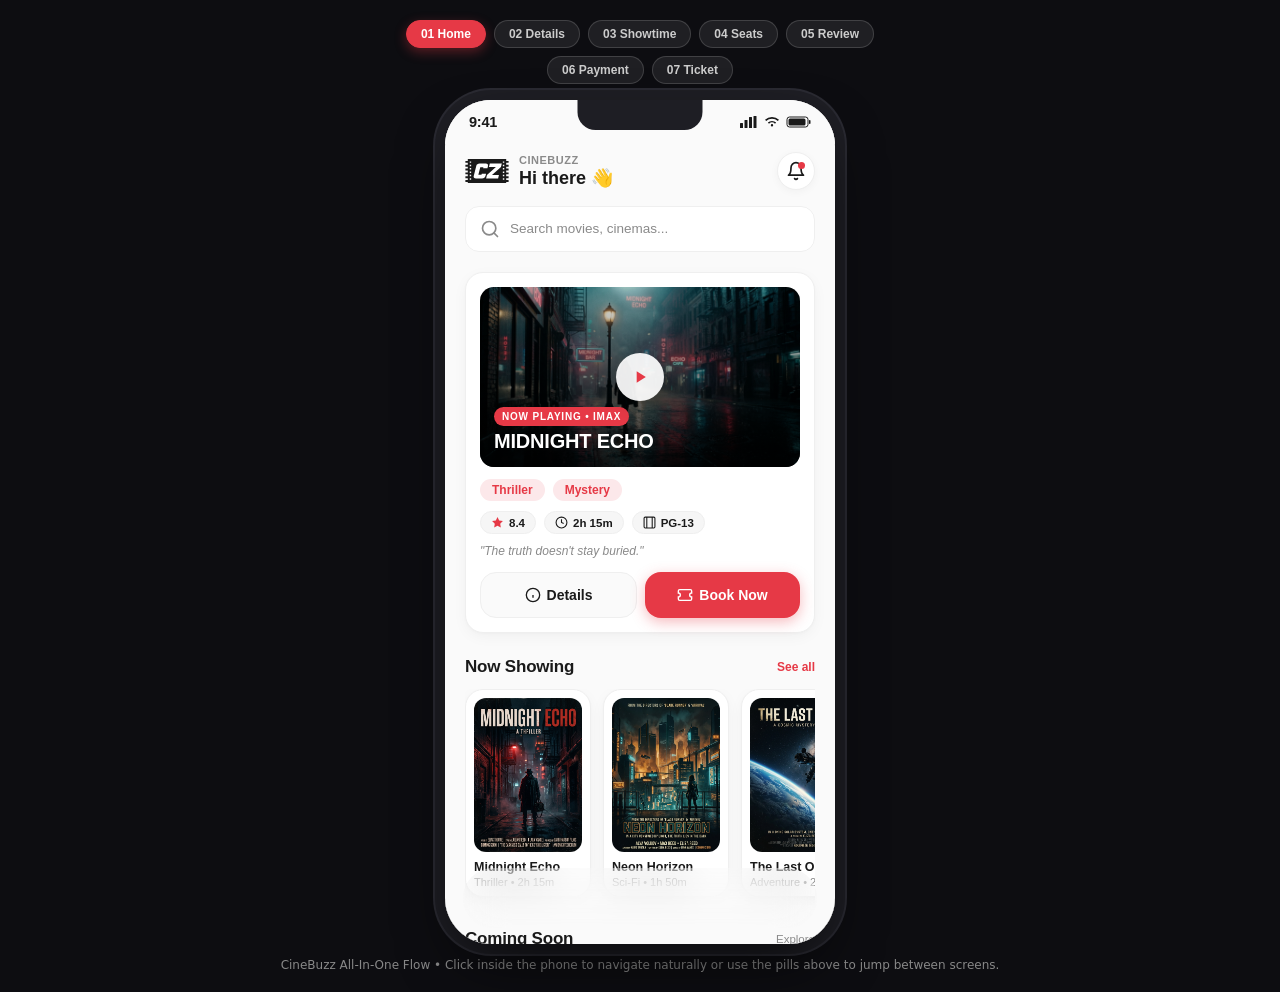
<file: Index.html>
<!DOCTYPE html>
<html lang="en">
<head>
  <meta charset="UTF-8">
  <meta name="viewport" content="width=device-width, initial-scale=1.0">
  <title>CineBuzz - Complete Connected App</title>
  <link rel="stylesheet" href="styles.css">
  <style>
    body {
      margin: 0;
      padding: 20px 0;
      background: #0D0D11;
      font-family: -apple-system, BlinkMacSystemFont, "SF Pro Text", "SF Pro Display", "Inter", system-ui, sans-serif;
      color: #fff;
      display: flex;
      flex-direction: column;
      align-items: center;
      min-height: 100vh;
      box-sizing: border-box;
    }
    .top-controls {
      display: flex;
      flex-wrap: wrap;
      align-items: center;
      justify-content: center;
      gap: 8px;
      margin-bottom: 16px;
      max-width: 600px;
      padding: 0 16px;
    }
    .screen-pill {
      background: rgba(255, 255, 255, 0.08);
      border: 1px solid rgba(255, 255, 255, 0.15);
      color: #ccc;
      padding: 6px 14px;
      border-radius: 999px;
      font-size: 12px;
      font-weight: 600;
      cursor: pointer;
      text-decoration: none;
      transition: all 0.2s ease;
    }
    .screen-pill:hover,
    .screen-pill.active {
      background: #E63946;
      border-color: #E63946;
      color: #fff;
      box-shadow: 0 4px 12px rgba(230, 57, 70, 0.35);
    }
    .phone-wrapper {
      position: relative;
      width: 390px;
      height: 844px;
      border-radius: 46px;
      box-shadow: 0 25px 60px -15px rgba(0, 0, 0, 0.8), 0 0 0 10px #1E1E24, 0 0 0 12px #2A2A32;
      overflow: hidden;
      background: #FAFAFA;
    }
    .phone-notch {
      position: absolute;
      top: 0;
      left: 50%;
      transform: translateX(-50%);
      width: 125px;
      height: 30px;
      background: #1E1E24;
      border-bottom-left-radius: 18px;
      border-bottom-right-radius: 18px;
      z-index: 100;
      pointer-events: none;
    }
    .phone-frame {
      width: 100%;
      height: 100%;
      border: none;
      display: block;
      background: #FAFAFA;
    }
    .hint-bar {
      margin-top: 14px;
      font-size: 12px;
      color: #888;
      text-align: center;
    }
  </style>

<script id="mcjs">!function(c,h,i,m,p){m=c.createElement(h),p=c.getElementsByTagName(h)[0],m.async=1,m.src=i,p.parentNode.insertBefore(m,p)}(document,"script","https://chimpstatic.com/mcjs-connected/js/users/6e0ed64d5edb5f28b33eabf6b/ee33773865287ac0dedd6a3c5.js");</script>

</head>
<body>

  <!-- Screen Jump Switcher -->
  <div class="top-controls">
    <button class="screen-pill active" onclick="loadScreen('01-home.html', this)">01 Home</button>
    <button class="screen-pill" onclick="loadScreen('02-movie-details.html', this)">02 Details</button>
    <button class="screen-pill" onclick="loadScreen('03-cinema-showtime.html', this)">03 Showtime</button>
    <button class="screen-pill" onclick="loadScreen('04-seats.html', this)">04 Seats</button>
    <button class="screen-pill" onclick="loadScreen('05-review.html', this)">05 Review</button>
    <button class="screen-pill" onclick="loadScreen('06-payment.html', this)">06 Payment</button>
    <button class="screen-pill" onclick="loadScreen('07-confirmation.html', this)">07 Ticket</button>
  </div>

  <!-- Mobile Viewport Container -->
  <div class="phone-wrapper">
    <div class="phone-notch"></div>
    <iframe id="app-frame" class="phone-frame" src="01-home.html" title="CineBuzz App"></iframe>
  </div>

  <div class="hint-bar">
    CineBuzz All-In-One Flow • Click inside the phone to navigate naturally or use the pills above to jump between screens.
  </div>

  <script>
    const frame = document.getElementById('app-frame');
    function loadScreen(src, btn) {
      frame.src = src;
      document.querySelectorAll('.screen-pill').forEach(p => p.classList.remove('active'));
      if (btn) btn.classList.add('active');
    }

    // Synchronize active pill when iframe navigates internally
    frame.addEventListener('load', () => {
      try {
        const path = frame.contentWindow.location.pathname.split('/').pop();
        document.querySelectorAll('.screen-pill').forEach(btn => {
          if (btn.getAttribute('onclick').includes(path)) {
            document.querySelectorAll('.screen-pill').forEach(p => p.classList.remove('active'));
            btn.classList.add('active');
          }
        });
      } catch (e) {
        // Cross-origin fallback
      }
    });
  </script>
</body>
</html>
</file>
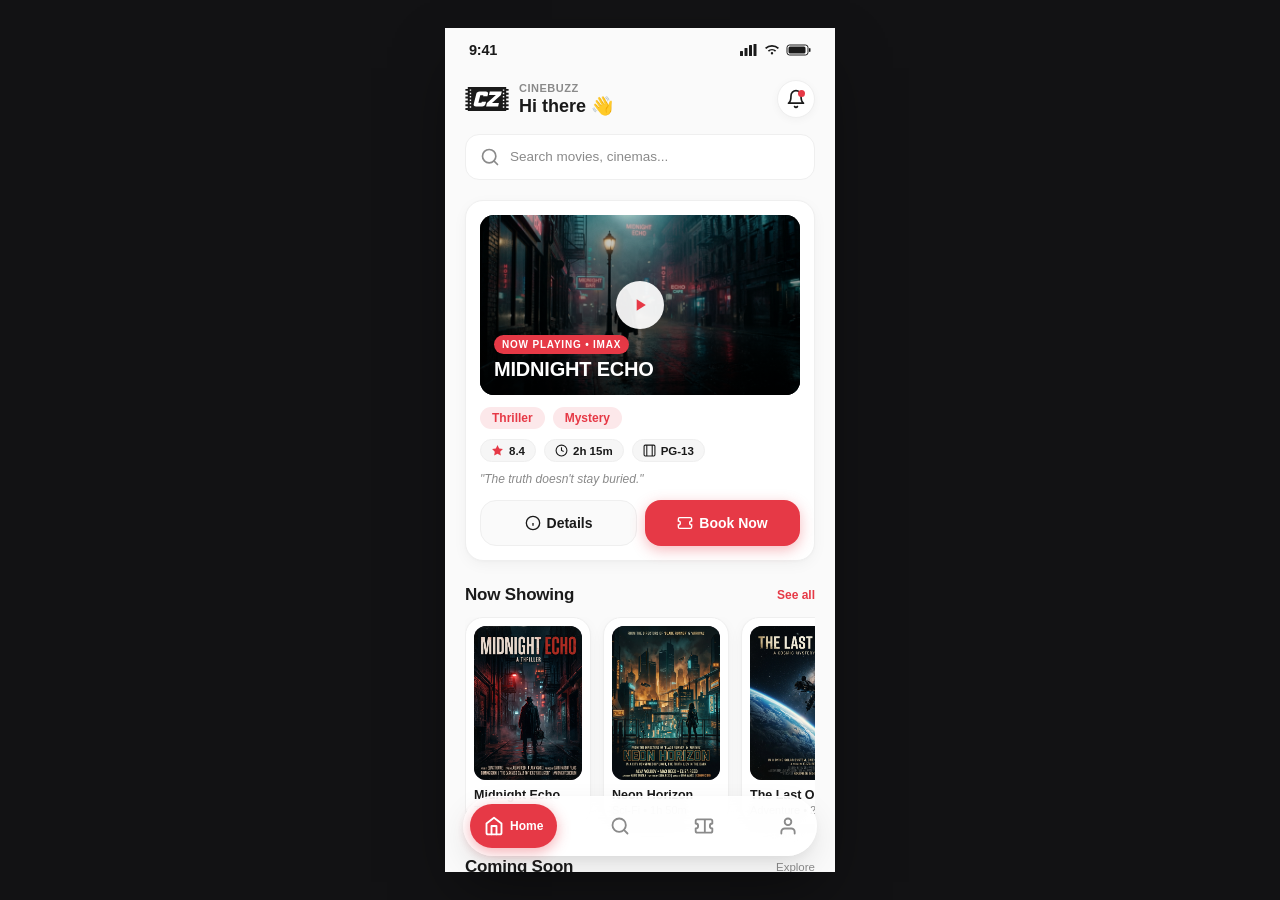
<file: 01-home.html>
<!DOCTYPE html>
<html lang="en">
<head>
  <meta charset="UTF-8">
  <meta name="viewport" content="width=390, height=844, initial-scale=1.0">
  <title>CineBuzz - 01 Home</title>
  <link rel="stylesheet" href="styles.css">
  <style>
    :root {
      --bg: #FAFAFA;
      --card-bg: #FFFFFF;
      --text-primary: #1A1A1A;
      --text-secondary: #8A8A8A;
      --accent: #E63946;
      --accent-light: #FCE8EA;
      --border: #EFEFEF;
      --radius-card: 18px;
      --radius-btn: 16px;
      --radius-pill: 999px;
      --radius-input: 14px;
      --radius-poster: 12px;
      --shadow-card: 0 4px 16px -2px rgba(0, 0, 0, 0.05), 0 1px 3px rgba(0, 0, 0, 0.02);
      --shadow-floating: 0 12px 32px -4px rgba(0, 0, 0, 0.12), 0 4px 12px rgba(0, 0, 0, 0.04);
      --shadow-cta: 0 8px 24px -4px rgba(230, 57, 70, 0.35);
    }
    *, *::before, *::after { box-sizing: border-box; margin: 0; padding: 0; }
    svg { flex-shrink: 0; }
    body {
      background: #121214;
      display: flex;
      justify-content: center;
      align-items: center;
      min-height: 100vh;
      font-family: -apple-system, BlinkMacSystemFont, "SF Pro Text", "SF Pro Display", Inter, sans-serif;
      color: var(--text-primary);
    }
    .screen {
      width: 390px;
      height: 844px;
      background: var(--bg);
      position: relative;
      display: flex;
      flex-direction: column;
      overflow: hidden;
      box-shadow: 0 25px 60px -15px rgba(0, 0, 0, 0.5);
    }
    .statusbar {
      height: 44px;
      flex: none;
      display: flex;
      align-items: center;
      justify-content: space-between;
      padding: 0 24px;
      font-size: 14.5px;
      font-weight: 600;
      color: var(--text-primary);
      background: var(--bg);
    }
    .statusbar-icons { display: flex; align-items: center; gap: 6px; }
    .scroll-content {
      flex: 1;
      overflow-y: auto;
      padding: 0 20px 96px;
      scrollbar-width: none;
    }
    .scroll-content::-webkit-scrollbar { display: none; }
    
    /* Header Row with Official CZ Logo */
    .header-row {
      display: flex;
      align-items: center;
      justify-content: space-between;
      margin: 8px 0 16px;
    }
    .brand-group {
      display: flex;
      align-items: center;
      gap: 10px;
    }
    .cz-logo-ticket {
      width: 44px;
      height: 24px;
      color: #1A1A1A;
      flex: none;
    }
    .user-greeting { font-size: 11px; color: var(--text-secondary); font-weight: 600; text-transform: uppercase; letter-spacing: 0.5px; }
    .user-name { font-size: 18px; font-weight: 800; color: var(--text-primary); margin-top: 1px; }
    .icon-btn {
      width: 38px;
      height: 38px;
      border-radius: var(--radius-pill);
      background: var(--card-bg);
      border: 1px solid var(--border);
      box-shadow: 0 2px 8px rgba(0,0,0,0.04);
      display: flex;
      align-items: center;
      justify-content: center;
      color: var(--text-primary);
      position: relative;
    }
    .notif-badge {
      position: absolute;
      top: 9px;
      right: 9px;
      width: 7px;
      height: 7px;
      border-radius: 999px;
      background: var(--accent);
    }
    .search-bar {
      height: 46px;
      border-radius: var(--radius-input);
      background: var(--card-bg);
      border: 1px solid var(--border);
      display: flex;
      align-items: center;
      gap: 10px;
      padding: 0 14px;
      color: var(--text-secondary);
      font-size: 13.5px;
      margin-bottom: 20px;
    }
    .search-bar svg,
    .search-icon {
      width: 20px !important;
      height: 20px !important;
      min-width: 20px !important;
      min-height: 20px !important;
      max-width: 20px !important;
      max-height: 20px !important;
      flex: 0 0 20px !important;
      flex-shrink: 0 !important;
      color: var(--text-secondary);
      display: block;
    }
    .search-bar span {
      flex: 1;
      white-space: nowrap;
      overflow: hidden;
      text-overflow: ellipsis;
    }
    .hero-card {
      background: var(--card-bg);
      border-radius: var(--radius-card);
      padding: 14px;
      border: 1px solid var(--border);
      box-shadow: var(--shadow-card);
      margin-bottom: 24px;
    }
    .hero-banner-wrap {
      position: relative;
      height: 180px;
      border-radius: 14px;
      overflow: hidden;
      background: #1A1A1E;
      margin-bottom: 12px;
    }
    .hero-banner-img {
      width: 100%;
      height: 100%;
      object-fit: cover;
      display: block;
    }
    .hero-scrim {
      position: absolute;
      inset: 0;
      background: linear-gradient(180deg, rgba(0,0,0,0.1) 0%, rgba(0,0,0,0.85) 100%);
      display: flex;
      flex-direction: column;
      justify-content: flex-end;
      padding: 14px;
    }
    .hero-format-badge {
      background: var(--accent);
      color: #fff;
      font-size: 10px;
      font-weight: 700;
      letter-spacing: 0.8px;
      text-transform: uppercase;
      padding: 4px 8px;
      border-radius: var(--radius-pill);
      align-self: flex-start;
      margin-bottom: 4px;
    }
    .hero-title {
      font-size: 20px;
      font-weight: 800;
      color: #FFFFFF;
      letter-spacing: -0.2px;
    }
    .hero-play-btn {
      position: absolute;
      top: 50%;
      left: 50%;
      transform: translate(-50%, -50%);
      width: 48px;
      height: 48px;
      border-radius: var(--radius-pill);
      background: rgba(255, 255, 255, 0.92);
      color: var(--accent);
      display: flex;
      align-items: center;
      justify-content: center;
      box-shadow: 0 4px 16px rgba(0, 0, 0, 0.25);
    }
    .pill-group { display: flex; gap: 8px; margin-bottom: 10px; }
    .pill {
      display: inline-flex;
      align-items: center;
      border-radius: var(--radius-pill);
      padding: 5px 12px;
      font-size: 12px;
      font-weight: 600;
    }
    .pill-subtle { background: var(--accent-light); color: var(--accent); }
    .meta-chips { display: flex; align-items: center; gap: 8px; margin-bottom: 10px; }
    .chip {
      display: inline-flex;
      align-items: center;
      gap: 5px;
      background: #F6F6F6;
      border: 1px solid var(--border);
      border-radius: var(--radius-pill);
      padding: 4px 10px;
      font-size: 11.5px;
      font-weight: 600;
      color: var(--text-primary);
    }
    .hero-tagline {
      font-size: 12px;
      color: var(--text-secondary);
      font-style: italic;
      margin-bottom: 14px;
    }
    .btn-row { display: flex; gap: 8px; }
    .btn-half-secondary {
      flex: 1;
      height: 46px;
      border-radius: var(--radius-btn);
      background: #FAFAFA;
      color: var(--text-primary);
      border: 1.5px solid var(--border);
      font-size: 14px;
      font-weight: 600;
      display: flex;
      align-items: center;
      justify-content: center;
      gap: 6px;
      text-decoration: none;
    }
    .btn-half-primary {
      flex: 1;
      height: 46px;
      border-radius: var(--radius-btn);
      background: var(--accent);
      color: #FFFFFF;
      border: none;
      font-size: 14px;
      font-weight: 600;
      display: flex;
      align-items: center;
      justify-content: center;
      gap: 6px;
      box-shadow: 0 4px 14px rgba(230, 57, 70, 0.35);
      text-decoration: none;
    }
    .section-head {
      display: flex;
      align-items: center;
      justify-content: space-between;
      margin-bottom: 12px;
    }
    .section-title { font-size: 17px; font-weight: 700; color: var(--text-primary); }
    .section-link { font-size: 12px; font-weight: 600; color: var(--accent); text-decoration: none; }
    .horizontal-strip {
      display: flex;
      gap: 12px;
      overflow-x: auto;
      scrollbar-width: none;
      padding-bottom: 8px;
    }
    .horizontal-strip::-webkit-scrollbar { display: none; }
    .poster-card {
      flex: none;
      width: 126px;
      background: var(--card-bg);
      border-radius: var(--radius-card);
      padding: 8px;
      border: 1px solid var(--border);
      box-shadow: var(--shadow-card);
      text-decoration: none;
    }
    .poster-img {
      width: 100%;
      height: 154px;
      border-radius: var(--radius-poster);
      object-fit: cover;
      display: block;
      background: #251B2E;
    }
    .poster-title {
      font-size: 12.5px;
      font-weight: 700;
      color: var(--text-primary);
      margin-top: 8px;
      white-space: nowrap;
      overflow: hidden;
      text-overflow: ellipsis;
    }
    .poster-sub { font-size: 11px; color: var(--text-secondary); margin-top: 2px; }
    .poster-img.placeholder {
      display: flex;
      align-items: center;
      justify-content: center;
      text-align: center;
      color: rgba(255,255,255,0.92);
      font-size: 11px;
      font-weight: 700;
      letter-spacing: 0.4px;
      padding: 10px;
      box-sizing: border-box;
    }
    .poster-img.placeholder .ph-icon { font-size: 22px; margin-bottom: 6px; display: block; }

    /* Modern Glassy Floating Bottom Navigation Bar (Present on every screen) */
    .floating-nav {
      position: absolute;
      bottom: 16px;
      left: 18px;
      right: 18px;
      height: 60px;
      background: rgba(255, 255, 255, 0.88);
      backdrop-filter: blur(20px);
      -webkit-backdrop-filter: blur(20px);
      border: 1px solid rgba(255, 255, 255, 0.95);
      border-radius: var(--radius-pill);
      box-shadow: var(--shadow-floating);
      display: flex;
      align-items: center;
      justify-content: space-between;
      padding: 0 6px;
      z-index: 50;
    }
    .nav-btn {
      height: 44px;
      border-radius: var(--radius-pill);
      display: flex;
      align-items: center;
      justify-content: center;
      gap: 6px;
      color: var(--text-secondary);
      background: transparent;
      border: none;
      text-decoration: none;
      padding: 0 14px;
      font-size: 12px;
      font-weight: 700;
    }
    .nav-btn.icon-only { width: 44px; padding: 0; }
    .nav-btn.active {
      background: var(--accent);
      color: #FFFFFF;
      box-shadow: 0 4px 14px rgba(230, 57, 70, 0.4);
    }
    .nav-btn svg { width: 20px; height: 20px; flex: none; }
  </style>
</head>
<body>

<div class="screen" id="screen-01">
  <!-- Native Status Bar -->
  <div class="statusbar">
    <span>9:41</span>
    <div class="statusbar-icons">
      <svg width="18" height="12" viewBox="0 0 18 12" fill="currentColor"><rect x="0" y="7" width="3" height="5" rx="0.5"/><rect x="4.5" y="4" width="3" height="8" rx="0.5"/><rect x="9" y="1" width="3" height="11" rx="0.5"/><rect x="13.5" y="0" width="3" height="12" rx="0.5"/></svg>
      <svg width="16" height="12" viewBox="0 0 16 12" fill="currentColor"><path d="M8 10.5a1.2 1.2 0 1 0 0-2.4 1.2 1.2 0 0 0 0 2.4zM3.8 6.6a6 6 0 0 1 8.4 0l-1.2 1.2a4.3 4.3 0 0 0-6 0zM1 3.8a10 10 0 0 1 14 0L13.8 5a8.3 8.3 0 0 0-11.6 0z"/></svg>
      <svg width="25" height="12" viewBox="0 0 25 12" fill="none"><rect x="1" y="1" width="21" height="10" rx="2.5" stroke="currentColor" stroke-width="1"/><rect x="2.5" y="2.5" width="17" height="7" rx="1.5" fill="currentColor"/><rect x="23" y="4" width="1.5" height="4" rx="0.7" fill="currentColor"/></svg>
    </div>
  </div>

  <div class="scroll-content">
    <!-- Header with Official CineBuzz "CZ" Logo -->
    <div class="header-row">
      <div class="brand-group">
        <!-- Static CZ Ticket Brandmark -->
        <svg class="cz-logo-ticket" viewBox="0 0 180 100" fill="currentColor">
          <path fill-rule="evenodd" clip-rule="evenodd" d="M10 0H170V8H180V16H170V24H180V32H170V40H180V48H170V56H180V64H170V72H180V80H170V88H180V96H170V100H10V96H0V88H10V80H0V72H10V64H0V56H10V48H0V40H10V32H0V24H10V16H0V8H10V0ZM18 10H24V16H18V10ZM18 24H24V30H18V24ZM18 38H24V44H18V38ZM18 52H24V58H18V52ZM18 66H24V72H18V66ZM18 80H24V86H18V80ZM156 10H162V16H156V10ZM156 24H162V30H156V24ZM156 38H162V44H156V38ZM156 52H162V58H156V52ZM156 66H162V72H156V66ZM156 80H162V86H156V80Z"/>
          <g transform="translate(90, 50) skewX(-14) translate(-90, -50)">
            <path fill="#FFFFFF" d="M40 28C40 23 44 19 52 19H77C85 19 89 23 89 31V39H71V34H58V66H71V61H89V69C89 77 85 81 77 81H52C44 81 40 77 40 72V28Z"/>
            <path fill="#FFFFFF" d="M94 19H144V33L115 67H144V81H94V67L123 33H94V19Z"/>
          </g>
        </svg>
        <div>
          <div class="user-greeting">CineBuzz</div>
          <div class="user-name">Hi there 👋</div>
        </div>
      </div>
      <div class="icon-btn" style="width:38px;height:38px;min-width:38px;min-height:38px;flex:0 0 38px;flex-shrink:0;">
        <span class="icon-wrap-18" style="width:18px;height:18px;min-width:18px;min-height:18px;flex:0 0 18px;flex-shrink:0;display:inline-flex;align-items:center;justify-content:center;">
          <svg width="18" height="18" viewBox="0 0 24 24" fill="none" stroke="currentColor" stroke-width="2" stroke-linecap="round" stroke-linejoin="round" style="width:18px;height:18px;min-width:18px;min-height:18px;flex-shrink:0;display:block;"><path d="M6 8a6 6 0 1 1 12 0c0 7 3 9 3 9H3s3-2 3-9"/><path d="M10.3 21a1.94 1.94 0 0 0 3.4 0"/></svg>
        </span>
        <span class="notif-badge"></span>
      </div>
    </div>

    <!-- Search Bar (Fixed 20x20px icon wrapper inline with placeholder text) -->
    <div class="search-bar">
      <div class="search-icon-wrap" style="width: 20px; height: 20px; min-width: 20px; min-height: 20px; max-width: 20px; max-height: 20px; flex: 0 0 20px; flex-shrink: 0; display: inline-flex; align-items: center; justify-content: center;">
        <svg class="search-icon" width="20" height="20" viewBox="0 0 24 24" fill="none" stroke="currentColor" stroke-width="2" stroke-linecap="round" stroke-linejoin="round" style="width: 20px; height: 20px; min-width: 20px; min-height: 20px; max-width: 20px; max-height: 20px; flex: 0 0 20px; flex-shrink: 0; display: block;"><circle cx="11" cy="11" r="8"/><path d="m21 21-4.3-4.3"/></svg>
      </div>
      <span>Search movies, cinemas...</span>
    </div>

    <!-- Hero Feature: MIDNIGHT ECHO -->
    <div class="hero-card">
      <div class="hero-banner-wrap">
        <img class="hero-banner-img" src="./assets/images/midnight_echo_hero_1790339263968.jpg" alt="Midnight Echo Banner" onerror="this.onerror=null; this.src='./src/assets/images/midnight_echo_hero_1790339263968.jpg';">
        <div class="hero-scrim">
          <div class="hero-format-badge">Now Playing • IMAX</div>
          <div class="hero-title">MIDNIGHT ECHO</div>
        </div>
        <a href="02-movie-details.html" class="hero-play-btn" title="Watch Trailer">
          <svg width="20" height="20" viewBox="0 0 24 24" fill="currentColor"><path d="M8 5v14l11-7z"/></svg>
        </a>
      </div>

      <div class="pill-group">
        <span class="pill pill-subtle">Thriller</span>
        <span class="pill pill-subtle">Mystery</span>
      </div>

      <div class="meta-chips">
        <span class="chip">
          <svg width="13" height="13" viewBox="0 0 24 24" fill="#E63946"><path d="M12 2l3.09 6.26L22 9.27l-5 4.87 1.18 6.88L12 17.77l-6.18 3.25L7 14.14 2 9.27l6.91-1.01z"/></svg>
          8.4
        </span>
        <span class="chip">
          <svg width="13" height="13" viewBox="0 0 24 24" fill="none" stroke="currentColor" stroke-width="2"><circle cx="12" cy="12" r="10"/><path d="M12 6v6l4 2"/></svg>
          2h 15m
        </span>
        <span class="chip">
          <svg width="13" height="13" viewBox="0 0 24 24" fill="none" stroke="currentColor" stroke-width="2"><rect x="2" y="2" width="20" height="20" rx="2.18"/><line x1="7" y1="2" x2="7" y2="22"/><line x1="17" y1="2" x2="17" y2="22"/></svg>
          PG-13
        </span>
      </div>

      <div class="hero-tagline">"The truth doesn't stay buried."</div>

      <div class="btn-row">
        <a href="02-movie-details.html" class="btn-half-secondary">
          <svg width="16" height="16" viewBox="0 0 24 24" fill="none" stroke="currentColor" stroke-width="2"><circle cx="12" cy="12" r="10"/><path d="M12 16v-4"/><path d="M12 8h.01"/></svg>
          Details
        </a>
        <a href="03-cinema-showtime.html" class="btn-half-primary">
          <svg width="16" height="16" viewBox="0 0 24 24" fill="none" stroke="currentColor" stroke-width="2"><path d="M2 9a3 3 0 0 1 0 6v3a2 2 0 0 0 2 2h16a2 2 0 0 0 2-2v-3a3 3 0 0 1 0-6V6a2 2 0 0 0-2-2H4a2 2 0 0 0-2 2z"/></svg>
          Book Now
        </a>
      </div>
    </div>

    <!-- Now Showing Horizontal Carousel -->
    <div style="margin-bottom: 24px;">
      <div class="section-head">
        <h2 class="section-title">Now Showing</h2>
        <a href="02-movie-details.html" class="section-link">See all</a>
      </div>
      <div class="horizontal-strip">
        <a href="02-movie-details.html" class="poster-card">
          <img class="poster-img" src="./assets/images/midnight_echo_poster_1790339278870.jpg" alt="Midnight Echo" onerror="this.onerror=null; this.src='./src/assets/images/midnight_echo_poster_1790339278870.jpg';">
          <div class="poster-title">Midnight Echo</div>
          <div class="poster-sub">Thriller • 2h 15m</div>
        </a>
        <a href="02-movie-details.html" class="poster-card">
          <img class="poster-img" src="./assets/images/poster_neon_horizon_1790339291148.jpg" alt="Neon Horizon" onerror="this.onerror=null; this.src='./src/assets/images/poster_neon_horizon_1790339291148.jpg';">
          <div class="poster-title">Neon Horizon</div>
          <div class="poster-sub">Sci-Fi • 1h 50m</div>
        </a>
        <a href="02-movie-details.html" class="poster-card">
          <img class="poster-img" src="./assets/images/poster_last_orbit_1790339303650.jpg" alt="The Last Orbit" onerror="this.onerror=null; this.src='./src/assets/images/poster_last_orbit_1790339303650.jpg';">
          <div class="poster-title">The Last Orbit</div>
          <div class="poster-sub">Adventure • 2h 05m</div>
        </a>
      </div>
    </div>

    <!-- Coming Soon Section -->
    <div style="margin-bottom: 16px;">
      <div class="section-head">
        <h2 class="section-title">Coming Soon</h2>
        <span class="caption">Explore</span>
      </div>
      <div class="horizontal-strip">
        <div class="poster-card">
          <div class="poster-img placeholder" style="background: linear-gradient(155deg, #1B2A4A 0%, #0D63F8 55%, #00D4FF 100%);" aria-label="Cyber Syndicate poster">
            <span class="ph-icon">🕶️</span>
            <span>CYBER<br>SYNDICATE</span>
          </div>
          <div class="poster-title">Cyber Syndicate</div>
          <div class="poster-sub">Release Nov 12</div>
        </div>
        <div class="poster-card">
          <div class="poster-img placeholder" style="background: linear-gradient(155deg, #2B0B3F 0%, #7A1FA2 55%, #E63946 100%);" aria-label="Shadow Realm poster">
            <span class="ph-icon">🌒</span>
            <span>SHADOW<br>REALM</span>
          </div>
          <div class="poster-title">Shadow Realm</div>
          <div class="poster-sub">Release Dec 04</div>
        </div>
      </div>
    </div>
  </div>

  <!-- Modern Floating Bottom Navigation Bar (Active: Home) -->
  <nav class="floating-nav" aria-label="Bottom Navigation">
    <a href="01-home.html" class="nav-btn active" title="Home" aria-current="page">
      <span class="nav-icon-wrap" style="width:20px;height:20px;min-width:20px;min-height:20px;flex:0 0 20px;flex-shrink:0;display:inline-flex;align-items:center;justify-content:center;">
        <svg width="20" height="20" viewBox="0 0 24 24" fill="none" stroke="currentColor" stroke-width="2.2" stroke-linecap="round" stroke-linejoin="round" style="width:20px;height:20px;min-width:20px;min-height:20px;flex-shrink:0;display:block;"><path d="m3 9 9-7 9 7v11a2 2 0 0 1-2 2H5a2 2 0 0 1-2-2z"/><polyline points="9 22 9 12 15 12 15 22"/></svg>
      </span>
      <span>Home</span>
    </a>
    <a href="02-movie-details.html" class="nav-btn icon-only" title="Explore Movies">
      <span class="nav-icon-wrap" style="width:20px;height:20px;min-width:20px;min-height:20px;flex:0 0 20px;flex-shrink:0;display:inline-flex;align-items:center;justify-content:center;">
        <svg width="20" height="20" viewBox="0 0 24 24" fill="none" stroke="currentColor" stroke-width="2.2" stroke-linecap="round" stroke-linejoin="round" style="width:20px;height:20px;min-width:20px;min-height:20px;flex-shrink:0;display:block;"><circle cx="11" cy="11" r="8"/><path d="m21 21-4.3-4.3"/></svg>
      </span>
    </a>
    <a href="07-confirmation.html" class="nav-btn icon-only" title="Tickets & Booking">
      <span class="nav-icon-wrap" style="width:20px;height:20px;min-width:20px;min-height:20px;flex:0 0 20px;flex-shrink:0;display:inline-flex;align-items:center;justify-content:center;">
        <svg width="20" height="20" viewBox="0 0 24 24" fill="none" stroke="currentColor" stroke-width="2.2" stroke-linecap="round" stroke-linejoin="round" style="width:20px;height:20px;min-width:20px;min-height:20px;flex-shrink:0;display:block;"><path d="M2 9a3 3 0 0 1 0 6v3a2 2 0 0 0 2 2h16a2 2 0 0 0 2-2v-3a3 3 0 0 1 0-6V6a2 2 0 0 0-2-2H4a2 2 0 0 0-2 2z"/><line x1="13" y1="5" x2="13" y2="19"/></svg>
      </span>
    </a>
    <a href="01-home.html" class="nav-btn icon-only" title="Profile">
      <span class="nav-icon-wrap" style="width:20px;height:20px;min-width:20px;min-height:20px;flex:0 0 20px;flex-shrink:0;display:inline-flex;align-items:center;justify-content:center;">
        <svg width="20" height="20" viewBox="0 0 24 24" fill="none" stroke="currentColor" stroke-width="2.2" stroke-linecap="round" stroke-linejoin="round" style="width:20px;height:20px;min-width:20px;min-height:20px;flex-shrink:0;display:block;"><path d="M20 21v-2a4 4 0 0 0-4-4H8a4 4 0 0 0-4 4v2"/><circle cx="12" cy="7" r="4"/></svg>
      </span>
    </a>
  </nav>
</div>

</body>
</html>
</file>
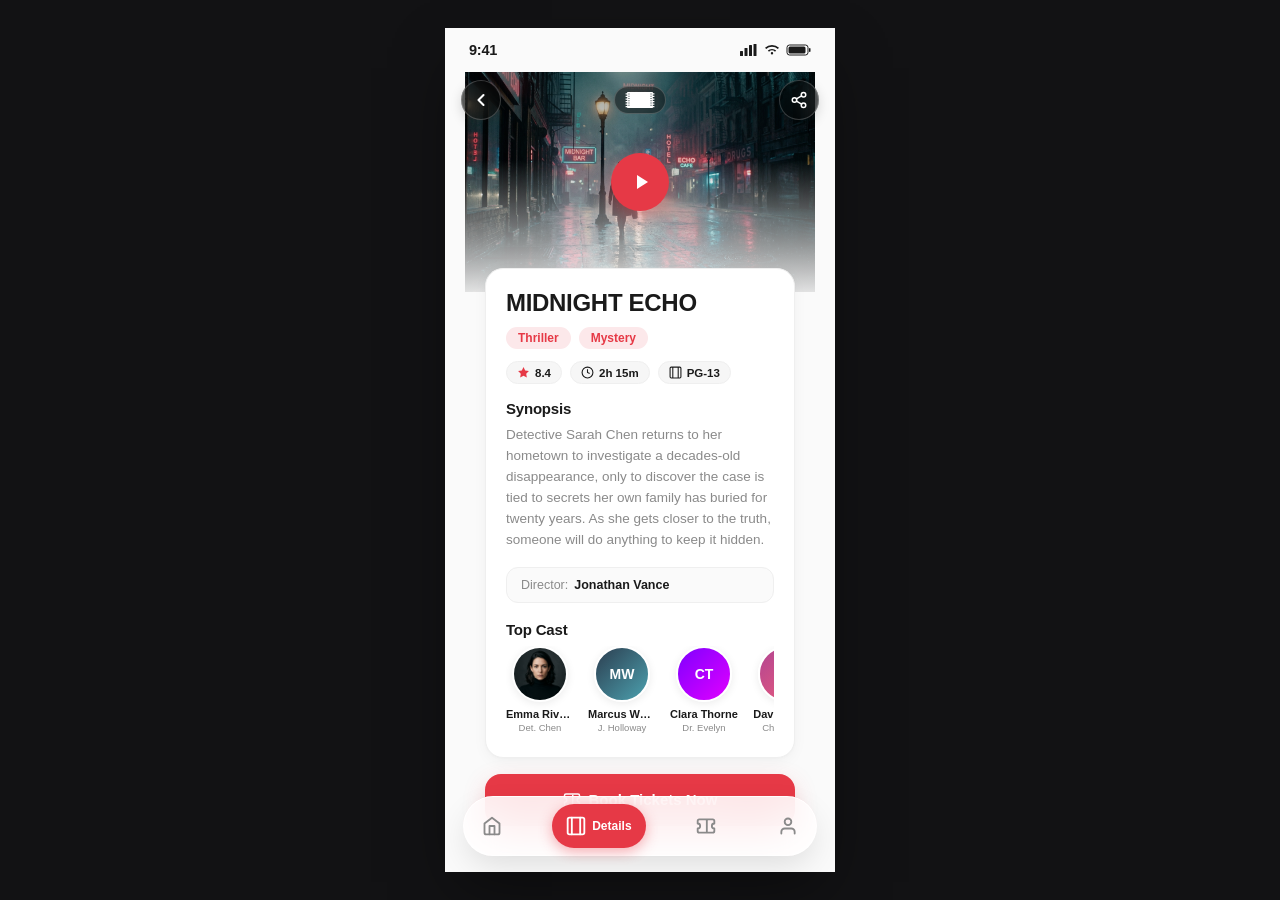
<file: 02-movie-details.html>
<!DOCTYPE html>
<html lang="en">
<head>
  <meta charset="UTF-8">
  <meta name="viewport" content="width=390, height=844, initial-scale=1.0">
  <title>CineBuzz - 02 Movie Details</title>
  <link rel="stylesheet" href="styles.css">
  <style>
    :root {
      --bg: #FAFAFA;
      --card-bg: #FFFFFF;
      --text-primary: #1A1A1A;
      --text-secondary: #8A8A8A;
      --accent: #E63946;
      --accent-light: #FCE8EA;
      --border: #EFEFEF;
      --radius-card: 18px;
      --radius-btn: 16px;
      --radius-pill: 999px;
      --shadow-card: 0 4px 16px -2px rgba(0, 0, 0, 0.05), 0 1px 3px rgba(0, 0, 0, 0.02);
      --shadow-floating: 0 12px 32px -4px rgba(0, 0, 0, 0.12);
      --shadow-cta: 0 8px 24px -4px rgba(230, 57, 70, 0.35);
    }
    *, *::before, *::after { box-sizing: border-box; margin: 0; padding: 0; }
    svg { flex-shrink: 0; }
    body {
      background: #121214;
      display: flex;
      justify-content: center;
      align-items: center;
      min-height: 100vh;
      font-family: -apple-system, BlinkMacSystemFont, "SF Pro Text", "SF Pro Display", Inter, sans-serif;
      color: var(--text-primary);
    }
    .screen {
      width: 390px;
      height: 844px;
      background: var(--bg);
      position: relative;
      display: flex;
      flex-direction: column;
      overflow: hidden;
      box-shadow: 0 25px 60px -15px rgba(0, 0, 0, 0.5);
    }
    .statusbar {
      height: 44px;
      flex: none;
      display: flex;
      align-items: center;
      justify-content: space-between;
      padding: 0 24px;
      font-size: 14.5px;
      font-weight: 600;
      color: var(--text-primary);
      background: var(--bg);
      z-index: 30;
    }
    .statusbar-icons { display: flex; align-items: center; gap: 6px; }
    .scroll-content {
      flex: 1;
      overflow-y: auto;
      padding-bottom: 96px;
      scrollbar-width: none;
    }
    .scroll-content::-webkit-scrollbar { display: none; }
    .nav-overlay-row {
      position: absolute;
      top: 52px;
      left: 16px;
      right: 16px;
      z-index: 25;
      display: flex;
      align-items: center;
      justify-content: space-between;
    }
    .nav-circle-btn {
      width: 40px;
      height: 40px;
      border-radius: var(--radius-pill);
      background: rgba(0, 0, 0, 0.45);
      backdrop-filter: blur(12px);
      -webkit-backdrop-filter: blur(12px);
      border: 1px solid rgba(255, 255, 255, 0.2);
      color: #FFFFFF;
      display: flex;
      align-items: center;
      justify-content: center;
      text-decoration: none;
      box-shadow: 0 4px 12px rgba(0,0,0,0.15);
    }
    .cz-logo-pill {
      height: 28px;
      border-radius: var(--radius-pill);
      background: rgba(0,0,0,0.45);
      backdrop-filter: blur(12px);
      border: 1px solid rgba(255,255,255,0.2);
      padding: 0 10px;
      display: flex;
      align-items: center;
      gap: 6px;
      color: #FFFFFF;
    }
    .cz-logo-pill svg { width: 30px; height: 16px; }
    .trailer-box {
      position: relative;
      width: 100%;
      height: 220px;
      background: #111;
      overflow: hidden;
    }
    .trailer-img {
      width: 100%;
      height: 100%;
      object-fit: cover;
      display: block;
      opacity: 0.88;
    }
    .trailer-scrim {
      position: absolute;
      inset: 0;
      background: linear-gradient(180deg, rgba(0,0,0,0.3) 0%, transparent 40%, rgba(250,250,250,0.9) 100%);
    }
    .play-circle {
      position: absolute;
      top: 50%;
      left: 50%;
      transform: translate(-50%, -50%);
      width: 58px;
      height: 58px;
      border-radius: var(--radius-pill);
      background: var(--accent);
      color: #FFFFFF;
      display: flex;
      align-items: center;
      justify-content: center;
      box-shadow: 0 8px 24px rgba(230, 57, 70, 0.5);
      cursor: pointer;
      border: none;
    }
    .play-circle:hover { transform: translate(-50%, -50%) scale(1.06); }

    /* Trailer Modal (mock player) */
    .trailer-modal-backdrop {
      position: fixed;
      inset: 0;
      background: rgba(0,0,0,0.92);
      display: none;
      align-items: center;
      justify-content: center;
      z-index: 999;
      padding: 24px 16px;
    }
    .trailer-modal-backdrop.open { display: flex; }
    .trailer-modal {
      width: 100%;
      max-width: 360px;
      background: #0D0D11;
      border-radius: 16px;
      overflow: hidden;
      box-shadow: 0 20px 60px rgba(0,0,0,0.6);
    }
    .trailer-modal-head {
      display: flex;
      align-items: center;
      justify-content: space-between;
      padding: 10px 14px;
    }
    .trailer-modal-head span { color: #fff; font-size: 12.5px; font-weight: 700; }
    .trailer-close-btn {
      width: 28px; height: 28px; border-radius: 50%;
      background: rgba(255,255,255,0.12); border: none; color: #fff;
      font-size: 16px; line-height: 1; cursor: pointer;
      display: flex; align-items: center; justify-content: center;
    }
    .trailer-frame {
      position: relative;
      width: 100%;
      aspect-ratio: 16 / 9;
      background: radial-gradient(circle at 50% 40%, #2a2a34, #0a0a0d 75%);
      overflow: hidden;
      display: flex;
      align-items: center;
      justify-content: center;
    }
    .trailer-frame img { position: absolute; inset: 0; width: 100%; height: 100%; object-fit: cover; opacity: 0.55; }
    .trailer-frame .scrim { position: absolute; inset: 0; background: rgba(0,0,0,0.35); }
    .trailer-missing-msg {
      position: relative; z-index: 2; color: rgba(255,255,255,0.75);
      font-size: 11.5px; text-align: center; padding: 0 20px; line-height: 1.6;
    }
    .trailer-missing-msg code {
      background: rgba(255,255,255,0.12); padding: 1px 5px; border-radius: 4px; font-size: 11px;
    }
    .trailer-center-btn {
      position: relative; z-index: 2;
      width: 54px; height: 54px; border-radius: 50%;
      background: rgba(255,255,255,0.15); backdrop-filter: blur(4px);
      border: 1.5px solid rgba(255,255,255,0.6);
      color: #fff; display: flex; align-items: center; justify-content: center;
      cursor: pointer;
    }
    .trailer-caption {
      position: absolute; bottom: 10px; left: 12px; z-index: 2;
      color: #fff; font-size: 11px; font-weight: 600; opacity: 0.85;
    }
    .trailer-controls {
      padding: 10px 14px 14px;
      display: flex; flex-direction: column; gap: 8px;
    }
    .trailer-progress-track {
      width: 100%; height: 4px; border-radius: 2px;
      background: rgba(255,255,255,0.15); overflow: hidden;
    }
    .trailer-progress-fill {
      height: 100%; width: 0%; background: var(--accent);
      transition: width 0.2s linear;
    }
    .trailer-time-row {
      display: flex; justify-content: space-between;
      font-size: 10.5px; color: rgba(255,255,255,0.6); font-variant-numeric: tabular-nums;
    }
    .content-body {
      padding: 0 20px;
      margin-top: -24px;
      position: relative;
      z-index: 10;
    }
    .detail-card {
      background: var(--card-bg);
      border-radius: var(--radius-card);
      padding: 20px;
      border: 1px solid var(--border);
      box-shadow: var(--shadow-card);
      margin-bottom: 16px;
    }
    .movie-headline {
      font-size: 24px;
      font-weight: 800;
      color: var(--text-primary);
      margin-bottom: 10px;
      letter-spacing: -0.3px;
    }
    .pill-group { display: flex; gap: 8px; margin-bottom: 12px; }
    .pill {
      display: inline-flex;
      align-items: center;
      border-radius: var(--radius-pill);
      padding: 5px 12px;
      font-size: 12px;
      font-weight: 600;
      background: var(--accent-light);
      color: var(--accent);
    }
    .meta-chips { display: flex; align-items: center; gap: 8px; margin-bottom: 16px; }
    .chip {
      display: inline-flex;
      align-items: center;
      gap: 5px;
      background: #F6F6F6;
      border: 1px solid var(--border);
      border-radius: var(--radius-pill);
      padding: 4px 10px;
      font-size: 11.5px;
      font-weight: 600;
      color: var(--text-primary);
    }
    .section-title {
      font-size: 15px;
      font-weight: 700;
      color: var(--text-primary);
      margin-bottom: 8px;
    }
    .synopsis-text {
      font-size: 13.5px;
      line-height: 1.55;
      color: var(--text-secondary);
      margin-bottom: 16px;
    }
    .director-badge {
      display: flex;
      align-items: center;
      gap: 6px;
      background: #FAFAFA;
      padding: 10px 14px;
      border-radius: 12px;
      border: 1px solid var(--border);
      font-size: 12.5px;
      color: var(--text-primary);
      margin-bottom: 18px;
    }
    .director-badge span { color: var(--text-secondary); font-weight: 500; }
    .director-badge b { font-weight: 700; }
    .cast-strip {
      display: flex;
      gap: 14px;
      overflow-x: auto;
      scrollbar-width: none;
      padding-bottom: 4px;
    }
    .cast-strip::-webkit-scrollbar { display: none; }
    .cast-item {
      flex: none;
      width: 68px;
      display: flex;
      flex-direction: column;
      align-items: center;
      text-align: center;
    }
    .cast-avatar {
      width: 56px;
      height: 56px;
      border-radius: var(--radius-pill);
      object-fit: cover;
      margin-bottom: 6px;
      border: 2px solid #FFFFFF;
      box-shadow: 0 2px 8px rgba(0, 0, 0, 0.08);
      background: #DDD;
    }
    .cast-name {
      font-size: 11px;
      font-weight: 700;
      color: var(--text-primary);
      line-height: 1.2;
      width: 100%;
      white-space: nowrap;
      overflow: hidden;
      text-overflow: ellipsis;
    }
    .cast-role {
      font-size: 9.5px;
      color: var(--text-secondary);
      margin-top: 1px;
      width: 100%;
      white-space: nowrap;
      overflow: hidden;
      text-overflow: ellipsis;
    }
    .btn-primary {
      height: 52px;
      border-radius: var(--radius-btn);
      background: var(--accent);
      color: #FFFFFF;
      border: none;
      font-size: 15px;
      font-weight: 600;
      width: 100%;
      display: flex;
      align-items: center;
      justify-content: center;
      gap: 8px;
      box-shadow: var(--shadow-cta);
      text-decoration: none;
    }

    /* Modern Glassy Floating Bottom Navigation Bar (Present on every screen) */
    .floating-nav {
      position: absolute;
      bottom: 16px;
      left: 18px;
      right: 18px;
      height: 60px;
      background: rgba(255, 255, 255, 0.88);
      backdrop-filter: blur(20px);
      -webkit-backdrop-filter: blur(20px);
      border: 1px solid rgba(255, 255, 255, 0.95);
      border-radius: var(--radius-pill);
      box-shadow: var(--shadow-floating);
      display: flex;
      align-items: center;
      justify-content: space-between;
      padding: 0 6px;
      z-index: 50;
    }
    .nav-btn {
      height: 44px;
      border-radius: var(--radius-pill);
      display: flex;
      align-items: center;
      justify-content: center;
      gap: 6px;
      color: var(--text-secondary);
      background: transparent;
      border: none;
      text-decoration: none;
      padding: 0 14px;
      font-size: 12px;
      font-weight: 700;
    }
    .nav-btn.icon-only { width: 44px; padding: 0; }
    .nav-btn.active {
      background: var(--accent);
      color: #FFFFFF;
      box-shadow: 0 4px 14px rgba(230, 57, 70, 0.4);
    }
    .nav-btn svg { width: 20px; height: 20px; flex: none; }
  </style>
</head>
<body>

<div class="screen" id="screen-02">
  <!-- Native Status Bar -->
  <div class="statusbar">
    <span>9:41</span>
    <div class="statusbar-icons">
      <svg width="18" height="12" viewBox="0 0 18 12" fill="currentColor"><rect x="0" y="7" width="3" height="5" rx="0.5"/><rect x="4.5" y="4" width="3" height="8" rx="0.5"/><rect x="9" y="1" width="3" height="11" rx="0.5"/><rect x="13.5" y="0" width="3" height="12" rx="0.5"/></svg>
      <svg width="16" height="12" viewBox="0 0 16 12" fill="currentColor"><path d="M8 10.5a1.2 1.2 0 1 0 0-2.4 1.2 1.2 0 0 0 0 2.4zM3.8 6.6a6 6 0 0 1 8.4 0l-1.2 1.2a4.3 4.3 0 0 0-6 0zM1 3.8a10 10 0 0 1 14 0L13.8 5a8.3 8.3 0 0 0-11.6 0z"/></svg>
      <svg width="25" height="12" viewBox="0 0 25 12" fill="none"><rect x="1" y="1" width="21" height="10" rx="2.5" stroke="currentColor" stroke-width="1"/><rect x="2.5" y="2.5" width="17" height="7" rx="1.5" fill="currentColor"/><rect x="23" y="4" width="1.5" height="4" rx="0.7" fill="currentColor"/></svg>
    </div>
  </div>

  <!-- Top Floating Controls with CZ Brand Badge -->
  <div class="nav-overlay-row">
    <a href="01-home.html" class="nav-circle-btn" title="Back to Home">
      <span class="icon-wrap-20" style="width:20px;height:20px;min-width:20px;min-height:20px;flex:0 0 20px;flex-shrink:0;display:inline-flex;align-items:center;justify-content:center;">
        <svg width="20" height="20" viewBox="0 0 24 24" fill="none" stroke="currentColor" stroke-width="2.5" stroke-linecap="round" stroke-linejoin="round" style="width:20px;height:20px;min-width:20px;min-height:20px;flex-shrink:0;display:block;"><path d="m15 18-6-6 6-6"/></svg>
      </span>
    </a>
    <div class="cz-logo-pill">
      <svg width="30" height="16" viewBox="0 0 180 100" fill="currentColor" style="width:30px;height:16px;min-width:30px;min-height:16px;flex:0 0 30px;flex-shrink:0;display:block;">
        <path fill-rule="evenodd" clip-rule="evenodd" d="M10 0H170V8H180V16H170V24H180V32H170V40H180V48H170V56H180V64H170V72H180V80H170V88H180V96H170V100H10V96H0V88H10V80H0V72H10V64H0V56H10V48H0V40H10V32H0V24H10V16H0V8H10V0ZM18 10H24V16H18V10ZM18 24H24V30H18V24ZM18 38H24V44H18V38ZM18 52H24V58H18V52ZM18 66H24V72H18V66ZM18 80H24V86H18V80ZM156 10H162V16H156V10ZM156 24H162V30H156V24ZM156 38H162V44H156V38ZM156 52H162V58H156V52ZM156 66H162V72H156V66ZM156 80H162V86H156V80Z"/>
        <g transform="translate(90, 50) skewX(-14) translate(-90, -50)">
          <path fill="#FFFFFF" d="M40 28C40 23 44 19 52 19H77C85 19 89 23 89 31V39H71V34H58V66H71V61H89V69C89 77 85 81 77 81H52C44 81 40 77 40 72V28Z"/>
          <path fill="#FFFFFF" d="M94 19H144V33L115 67H144V81H94V67L123 33H94V19Z"/>
        </g>
      </svg>
    </div>
    <div class="nav-circle-btn" title="Share Movie">
      <span class="icon-wrap-18" style="width:18px;height:18px;min-width:18px;min-height:18px;flex:0 0 18px;flex-shrink:0;display:inline-flex;align-items:center;justify-content:center;">
        <svg width="18" height="18" viewBox="0 0 24 24" fill="none" stroke="currentColor" stroke-width="2" stroke-linecap="round" stroke-linejoin="round" style="width:18px;height:18px;min-width:18px;min-height:18px;flex-shrink:0;display:block;"><circle cx="18" cy="5" r="3"/><circle cx="6" cy="12" r="3"/><circle cx="18" cy="19" r="3"/><line x1="8.59" y1="13.51" x2="15.42" y2="17.49"/><line x1="15.41" y1="6.51" x2="8.59" y2="10.49"/></svg>
      </span>
    </div>
  </div>

  <div class="scroll-content">
    <!-- Trailer Preview Header -->
    <div class="trailer-box">
      <img class="trailer-img" src="./assets/images/midnight_echo_hero_1790339263968.jpg" alt="Midnight Echo Trailer" onerror="this.onerror=null; this.src='./src/assets/images/midnight_echo_hero_1790339263968.jpg';">
      <div class="trailer-scrim"></div>
      <button type="button" class="play-circle" id="trailer-open-btn" aria-label="Play Trailer">
        <svg width="24" height="24" viewBox="0 0 24 24" fill="currentColor" style="margin-left: 2px;"><path d="M8 5v14l11-7z"/></svg>
      </button>
    </div>

    <!-- Trailer Modal (plays local video from assets/trailer/) -->
    <div class="trailer-modal-backdrop" id="trailer-modal">
      <div class="trailer-modal">
        <div class="trailer-modal-head">
          <span>MIDNIGHT ECHO — Official Trailer</span>
          <button type="button" class="trailer-close-btn" id="trailer-close-btn" aria-label="Close">&times;</button>
        </div>
        <div class="trailer-frame" id="trailer-frame">
          <video id="trailer-video" controls playsinline style="position:absolute;inset:0;width:100%;height:100%;background:#000;"></video>
          <div class="trailer-missing-msg" id="trailer-missing-msg" style="display:none;">
            No trailer video found in <code>assets/trailer/</code>.<br>Add a file named <code>trailer.mp4</code> (or .webm / .mov / .ogg) there.
          </div>
        </div>
      </div>
    </div>



    <!-- Details Card Container -->
    <div class="content-body">
      <div class="detail-card">
        <h1 class="movie-headline">MIDNIGHT ECHO</h1>

        <div class="pill-group">
          <span class="pill">Thriller</span>
          <span class="pill">Mystery</span>
        </div>

        <div class="meta-chips">
          <span class="chip">
            <svg width="13" height="13" viewBox="0 0 24 24" fill="#E63946"><path d="M12 2l3.09 6.26L22 9.27l-5 4.87 1.18 6.88L12 17.77l-6.18 3.25L7 14.14 2 9.27l6.91-1.01z"/></svg>
            8.4
          </span>
          <span class="chip">
            <svg width="13" height="13" viewBox="0 0 24 24" fill="none" stroke="currentColor" stroke-width="2"><circle cx="12" cy="12" r="10"/><path d="M12 6v6l4 2"/></svg>
            2h 15m
          </span>
          <span class="chip">
            <svg width="13" height="13" viewBox="0 0 24 24" fill="none" stroke="currentColor" stroke-width="2"><rect x="2" y="2" width="20" height="20" rx="2.18"/><line x1="7" y1="2" x2="7" y2="22"/><line x1="17" y1="2" x2="17" y2="22"/></svg>
            PG-13
          </span>
        </div>

        <h2 class="section-title">Synopsis</h2>
        <p class="synopsis-text">
          Detective Sarah Chen returns to her hometown to investigate a decades-old disappearance, only to discover the case is tied to secrets her own family has buried for twenty years. As she gets closer to the truth, someone will do anything to keep it hidden.
        </p>

        <div class="director-badge">
          <span>Director:</span>
          <b>Jonathan Vance</b>
        </div>

        <h2 class="section-title">Top Cast</h2>
        <div class="cast-strip">
          <div class="cast-item">
            <img class="cast-avatar" src="./assets/images/cast_actor_portrait_1790339314617.jpg" alt="Emma Rivera" onerror="this.onerror=null; this.src='./src/assets/images/cast_actor_portrait_1790339314617.jpg';">
            <div class="cast-name">Emma Rivera</div>
            <div class="cast-role">Det. Chen</div>
          </div>
          <div class="cast-item">
            <div class="cast-avatar" style="background: linear-gradient(135deg, #2C3E50, #4CA1AF); display:flex; align-items:center; justify-content:center; color:#fff; font-weight:700; font-size:14px;">MW</div>
            <div class="cast-name">Marcus Webb</div>
            <div class="cast-role">J. Holloway</div>
          </div>
          <div class="cast-item">
            <div class="cast-avatar" style="background: linear-gradient(135deg, #7F00FF, #E100FF); display:flex; align-items:center; justify-content:center; color:#fff; font-weight:700; font-size:14px;">CT</div>
            <div class="cast-name">Clara Thorne</div>
            <div class="cast-role">Dr. Evelyn</div>
          </div>
          <div class="cast-item">
            <div class="cast-avatar" style="background: linear-gradient(135deg, #B24592, #F15F79); display:flex; align-items:center; justify-content:center; color:#fff; font-weight:700; font-size:14px;">DR</div>
            <div class="cast-name">David Reyes</div>
            <div class="cast-role">Chief Miller</div>
          </div>
        </div>
      </div>

      <!-- In-Page Action Button -->
      <a href="03-cinema-showtime.html" class="btn-primary" style="margin-bottom: 24px;">
        <svg width="18" height="18" viewBox="0 0 24 24" fill="none" stroke="currentColor" stroke-width="2"><path d="M2 9a3 3 0 0 1 0 6v3a2 2 0 0 0 2 2h16a2 2 0 0 0 2-2v-3a3 3 0 0 1 0-6V6a2 2 0 0 0-2-2H4a2 2 0 0 0-2 2z"/><line x1="13" y1="5" x2="13" y2="19"/></svg>
        Book Tickets Now
      </a>
    </div>
  </div>

  <!-- Modern Floating Bottom Navigation Bar (Active: Movie Details Sub-page) -->
  <nav class="floating-nav" aria-label="Bottom Navigation">
    <a href="01-home.html" class="nav-btn icon-only" title="Home">
      <span class="nav-icon-wrap" style="width:20px;height:20px;min-width:20px;min-height:20px;flex:0 0 20px;flex-shrink:0;display:inline-flex;align-items:center;justify-content:center;">
        <svg width="20" height="20" viewBox="0 0 24 24" fill="none" stroke="currentColor" stroke-width="2.2" stroke-linecap="round" stroke-linejoin="round" style="width:20px;height:20px;min-width:20px;min-height:20px;flex-shrink:0;display:block;"><path d="m3 9 9-7 9 7v11a2 2 0 0 1-2 2H5a2 2 0 0 1-2-2z"/><polyline points="9 22 9 12 15 12 15 22"/></svg>
      </span>
    </a>
    <a href="02-movie-details.html" class="nav-btn active" title="Movie Details" aria-current="page">
      <span class="nav-icon-wrap" style="width:20px;height:20px;min-width:20px;min-height:20px;flex:0 0 20px;flex-shrink:0;display:inline-flex;align-items:center;justify-content:center;">
        <svg width="20" height="20" viewBox="0 0 24 24" fill="none" stroke="currentColor" stroke-width="2.2" stroke-linecap="round" stroke-linejoin="round" style="width:20px;height:20px;min-width:20px;min-height:20px;flex-shrink:0;display:block;"><rect x="2" y="2" width="20" height="20" rx="2.18"/><line x1="7" y1="2" x2="7" y2="22"/><line x1="17" y1="2" x2="17" y2="22"/></svg>
      </span>
      <span>Details</span>
    </a>
    <a href="03-cinema-showtime.html" class="nav-btn icon-only" title="Book Tickets">
      <span class="nav-icon-wrap" style="width:20px;height:20px;min-width:20px;min-height:20px;flex:0 0 20px;flex-shrink:0;display:inline-flex;align-items:center;justify-content:center;">
        <svg width="20" height="20" viewBox="0 0 24 24" fill="none" stroke="currentColor" stroke-width="2.2" stroke-linecap="round" stroke-linejoin="round" style="width:20px;height:20px;min-width:20px;min-height:20px;flex-shrink:0;display:block;"><path d="M2 9a3 3 0 0 1 0 6v3a2 2 0 0 0 2 2h16a2 2 0 0 0 2-2v-3a3 3 0 0 1 0-6V6a2 2 0 0 0-2-2H4a2 2 0 0 0-2 2z"/><line x1="13" y1="5" x2="13" y2="19"/></svg>
      </span>
    </a>
    <a href="01-home.html" class="nav-btn icon-only" title="Profile">
      <span class="nav-icon-wrap" style="width:20px;height:20px;min-width:20px;min-height:20px;flex:0 0 20px;flex-shrink:0;display:inline-flex;align-items:center;justify-content:center;">
        <svg width="20" height="20" viewBox="0 0 24 24" fill="none" stroke="currentColor" stroke-width="2.2" stroke-linecap="round" stroke-linejoin="round" style="width:20px;height:20px;min-width:20px;min-height:20px;flex-shrink:0;display:block;"><path d="M20 21v-2a4 4 0 0 0-4-4H8a4 4 0 0 0-4 4v2"/><circle cx="12" cy="7" r="4"/></svg>
      </span>
    </a>
  </nav>
</div>

<script>
  // Trailer: plays a local video from assets/trailer/. Auto-detects the file
  // regardless of extension — just drop a file named "trailer.<ext>" in that folder.
  (function () {
    const openBtn = document.getElementById('trailer-open-btn');
    const closeBtn = document.getElementById('trailer-close-btn');
    const backdrop = document.getElementById('trailer-modal');
    const video = document.getElementById('trailer-video');
    const missingMsg = document.getElementById('trailer-missing-msg');

    const TRAILER_DIR = './assets/trailer/';
    const EXTENSIONS = ['mp4', 'webm', 'mov', 'm4v', 'ogg'];
    let extIndex = 0;

    function tryNextExtension() {
      if (extIndex >= EXTENSIONS.length) {
        video.style.display = 'none';
        missingMsg.style.display = 'block';
        return;
      }
      video.style.display = 'block';
      missingMsg.style.display = 'none';
      video.src = `${TRAILER_DIR}trailer.${EXTENSIONS[extIndex]}`;
      extIndex++;
      video.load();
      video.play().catch(() => {}); // ignore autoplay-block errors; user can hit the native play button
    }

    video.addEventListener('error', tryNextExtension);

    function openModal() {
      backdrop.classList.add('open');
      extIndex = 0;
      tryNextExtension();
    }

    function closeModal() {
      backdrop.classList.remove('open');
      video.pause();
      video.removeAttribute('src');
      video.load();
    }

    openBtn.addEventListener('click', openModal);
    closeBtn.addEventListener('click', closeModal);
    backdrop.addEventListener('click', (e) => { if (e.target === backdrop) closeModal(); });
  })();
</script>
</body>
</html>
</file>
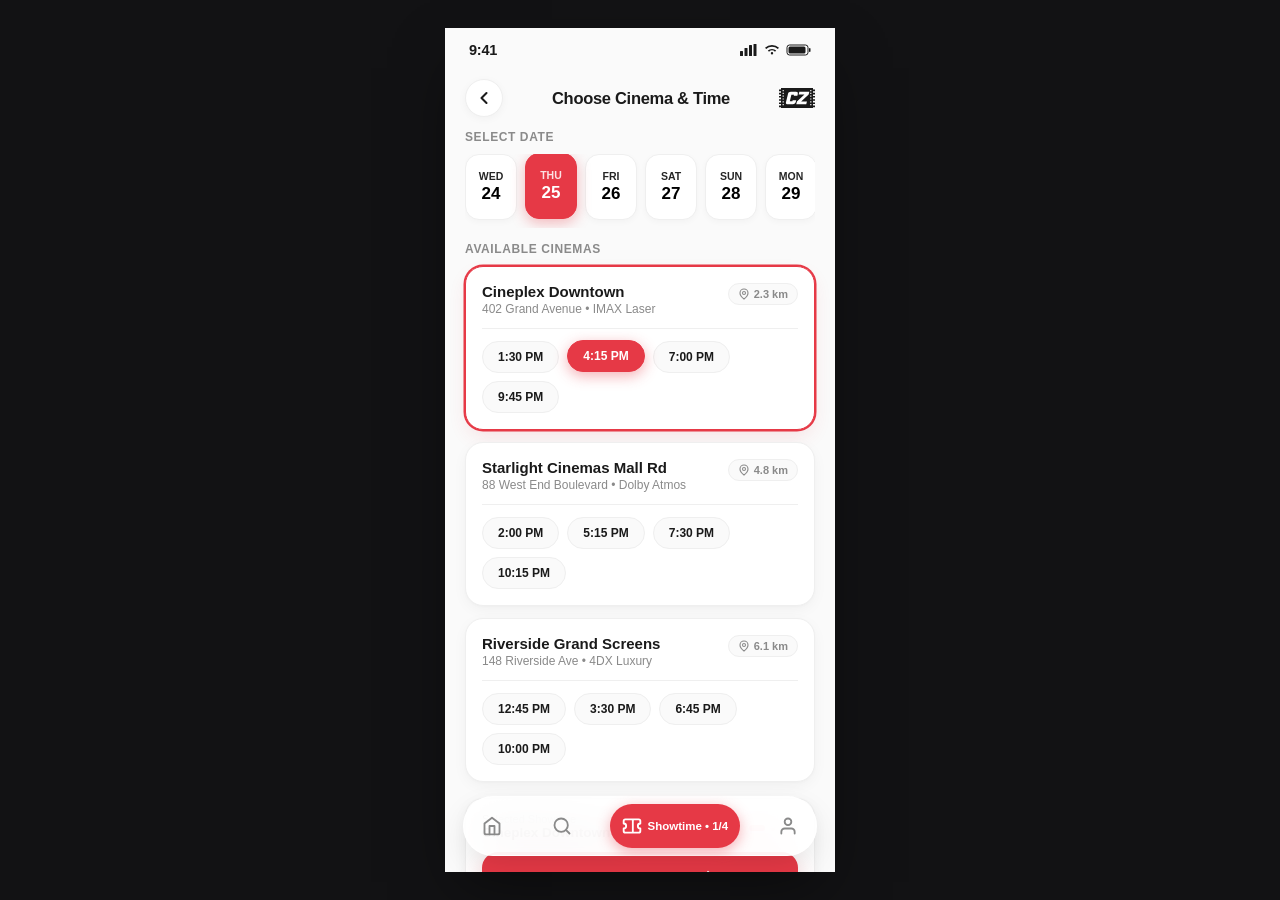
<file: 03-cinema-showtime.html>
<!DOCTYPE html>
<html lang="en">
<head>
  <meta charset="UTF-8">
  <meta name="viewport" content="width=390, height=844, initial-scale=1.0">
  <title>CineBuzz - 03 Cinema & Showtime</title>
  <link rel="stylesheet" href="styles.css">
  <style>
    :root {
      --bg: #FAFAFA;
      --card-bg: #FFFFFF;
      --text-primary: #1A1A1A;
      --text-secondary: #8A8A8A;
      --accent: #E63946;
      --accent-light: #FCE8EA;
      --border: #EFEFEF;
      --border-strong: #E2E2E2;
      --radius-card: 18px;
      --radius-btn: 16px;
      --radius-pill: 999px;
      --radius-input: 14px;
      --shadow-card: 0 4px 16px -2px rgba(0, 0, 0, 0.05), 0 1px 3px rgba(0, 0, 0, 0.02);
      --shadow-floating: 0 12px 32px -4px rgba(0, 0, 0, 0.12);
      --shadow-cta: 0 8px 24px -4px rgba(230, 57, 70, 0.35);
    }
    *, *::before, *::after { box-sizing: border-box; margin: 0; padding: 0; }
    svg { flex-shrink: 0; }
    body {
      background: #121214;
      display: flex;
      justify-content: center;
      align-items: center;
      min-height: 100vh;
      font-family: -apple-system, BlinkMacSystemFont, "SF Pro Text", "SF Pro Display", Inter, sans-serif;
      color: var(--text-primary);
    }
    .screen {
      width: 390px;
      height: 844px;
      background: var(--bg);
      position: relative;
      display: flex;
      flex-direction: column;
      overflow: hidden;
      box-shadow: 0 25px 60px -15px rgba(0, 0, 0, 0.5);
    }
    .statusbar {
      height: 44px;
      flex: none;
      display: flex;
      align-items: center;
      justify-content: space-between;
      padding: 0 24px;
      font-size: 14.5px;
      font-weight: 600;
      color: var(--text-primary);
      background: var(--bg);
      z-index: 30;
    }
    .statusbar-icons { display: flex; align-items: center; gap: 6px; }
    .topbar {
      flex: none;
      height: 52px;
      display: flex;
      align-items: center;
      justify-content: space-between;
      padding: 0 20px;
      background: var(--bg);
    }
    .topbar-title {
      font-size: 16.5px;
      font-weight: 700;
      color: var(--text-primary);
    }
    .icon-btn {
      width: 38px;
      height: 38px;
      border-radius: var(--radius-pill);
      background: var(--card-bg);
      border: 1px solid var(--border);
      box-shadow: 0 2px 8px rgba(0,0,0,0.04);
      display: flex;
      align-items: center;
      justify-content: center;
      color: var(--text-primary);
      text-decoration: none;
    }
    .cz-logo-small {
      width: 36px;
      height: 20px;
      color: #1A1A1A;
    }
    .scroll-content {
      flex: 1;
      overflow-y: auto;
      padding: 6px 20px 96px;
      scrollbar-width: none;
    }
    .scroll-content::-webkit-scrollbar { display: none; }
    
    .section-label {
      font-size: 12px;
      font-weight: 700;
      color: var(--text-secondary);
      text-transform: uppercase;
      letter-spacing: 0.6px;
      margin-bottom: 10px;
    }
    .date-strip {
      display: flex;
      gap: 8px;
      overflow-x: auto;
      scrollbar-width: none;
      padding-bottom: 8px;
      margin-bottom: 14px;
    }
    .date-strip::-webkit-scrollbar { display: none; }
    button.date-chip, button.time-pill {
      font-family: inherit;
      outline: none;
      -webkit-tap-highlight-color: transparent;
      touch-action: manipulation;
    }
    .date-chip {
      flex: none;
      width: 52px;
      height: 66px;
      border-radius: var(--radius-input);
      background: var(--card-bg);
      border: 1.5px solid var(--border);
      display: flex;
      flex-direction: column;
      align-items: center;
      justify-content: center;
      gap: 2px;
      box-shadow: 0 2px 6px rgba(0,0,0,0.03);
      cursor: pointer;
      user-select: none;
      -webkit-user-select: none;
      transition: all 0.18s cubic-bezier(0.175, 0.885, 0.32, 1.275);
    }
    .date-chip:hover {
      border-color: var(--accent);
      transform: translateY(-2px);
    }
    .date-chip:active {
      transform: scale(0.92);
    }
    .date-chip.active {
      background: var(--accent);
      border-color: var(--accent);
      color: #FFFFFF;
      box-shadow: 0 4px 14px rgba(230, 57, 70, 0.35);
      transform: translateY(-1px);
    }
    .date-chip .dow { font-size: 10.5px; font-weight: 600; opacity: 0.85; text-transform: uppercase; }
    .date-chip .dnum { font-size: 17px; font-weight: 800; }

    .cinema-card {
      background: var(--card-bg);
      border-radius: var(--radius-card);
      padding: 16px;
      border: 1.5px solid var(--border);
      box-shadow: var(--shadow-card);
      margin-bottom: 12px;
      cursor: pointer;
      user-select: none;
      -webkit-user-select: none;
      transition: all 0.2s ease;
    }
    .cinema-card:hover {
      border-color: #D1D5DB;
    }
    .cinema-card.selected {
      border-color: var(--accent);
      box-shadow: 0 0 0 1.5px var(--accent), 0 8px 20px -4px rgba(230, 57, 70, 0.15);
    }
    .cinema-head {
      display: flex;
      align-items: flex-start;
      justify-content: space-between;
      margin-bottom: 12px;
    }
    .cinema-title { font-size: 15px; font-weight: 700; color: var(--text-primary); }
    .cinema-address { font-size: 12px; color: var(--text-secondary); margin-top: 2px; }
    .distance-chip {
      display: inline-flex;
      align-items: center;
      gap: 4px;
      background: var(--bg);
      border: 1px solid var(--border);
      border-radius: var(--radius-pill);
      padding: 4px 9px;
      font-size: 11px;
      font-weight: 600;
      color: var(--text-secondary);
      flex: none;
    }
    .showtime-grid {
      display: flex;
      gap: 8px;
      flex-wrap: wrap;
      padding-top: 12px;
      border-top: 1px solid var(--border);
    }
    .time-pill {
      border-radius: var(--radius-pill);
      padding: 8px 15px;
      font-size: 12px;
      font-weight: 700;
      background: #FAFAFA;
      color: var(--text-primary);
      border: 1.5px solid var(--border);
      display: inline-flex;
      align-items: center;
      justify-content: center;
      cursor: pointer;
      user-select: none;
      -webkit-user-select: none;
      transition: all 0.18s cubic-bezier(0.175, 0.885, 0.32, 1.275);
    }
    .time-pill:hover {
      border-color: var(--accent);
      background: #FFFFFF;
      transform: translateY(-2px);
      box-shadow: 0 4px 10px rgba(0,0,0,0.06);
    }
    .time-pill:active {
      transform: scale(0.92);
    }
    .time-pill.active {
      background: var(--accent);
      color: #FFFFFF;
      border-color: var(--accent);
      box-shadow: 0 4px 14px rgba(230, 57, 70, 0.4);
      transform: translateY(-1px);
    }
    
    /* Action Card above nav */
    .action-card {
      background: var(--card-bg);
      border-radius: var(--radius-card);
      padding: 14px 16px;
      border: 1px solid var(--border);
      box-shadow: var(--shadow-card);
      margin-top: 16px;
      margin-bottom: 12px;
    }
    .selection-summary {
      display: flex;
      align-items: center;
      justify-content: space-between;
      margin-bottom: 12px;
    }
    .summary-label { font-size: 11px; color: var(--text-secondary); font-weight: 500; }
    .summary-val { font-size: 13.5px; font-weight: 700; color: var(--text-primary); }
    .progress-dots {
      display: flex;
      align-items: center;
      gap: 5px;
    }
    .dot {
      width: 6px;
      height: 6px;
      border-radius: var(--radius-pill);
      background: var(--border-strong);
    }
    .dot.active {
      background: var(--accent);
      width: 16px;
    }
    .btn-primary {
      height: 50px;
      border-radius: var(--radius-btn);
      background: var(--accent);
      color: #FFFFFF;
      border: none;
      font-size: 15px;
      font-weight: 600;
      width: 100%;
      display: flex;
      align-items: center;
      justify-content: center;
      gap: 8px;
      box-shadow: var(--shadow-cta);
      text-decoration: none;
    }

    /* Modern Glassy Floating Bottom Navigation Bar (Present on every screen) */
    .floating-nav {
      position: absolute;
      bottom: 16px;
      left: 18px;
      right: 18px;
      height: 60px;
      background: rgba(255, 255, 255, 0.88);
      backdrop-filter: blur(20px);
      -webkit-backdrop-filter: blur(20px);
      border: 1px solid rgba(255, 255, 255, 0.95);
      border-radius: var(--radius-pill);
      box-shadow: var(--shadow-floating);
      display: flex;
      align-items: center;
      justify-content: space-between;
      padding: 0 6px;
      z-index: 50;
    }
    .nav-btn {
      height: 44px;
      border-radius: var(--radius-pill);
      display: flex;
      align-items: center;
      justify-content: center;
      gap: 6px;
      color: var(--text-secondary);
      background: transparent;
      border: none;
      text-decoration: none;
      padding: 0 12px;
      font-size: 11.5px;
      font-weight: 700;
    }
    .nav-btn.icon-only { width: 44px; padding: 0; }
    .nav-btn.active {
      background: var(--accent);
      color: #FFFFFF;
      box-shadow: 0 4px 14px rgba(230, 57, 70, 0.4);
    }
    .nav-btn svg { width: 19px; height: 19px; flex: none; }
  </style>
</head>
<body>

<div class="screen" id="screen-03">
  <!-- Native Status Bar -->
  <div class="statusbar">
    <span>9:41</span>
    <div class="statusbar-icons">
      <svg width="18" height="12" viewBox="0 0 18 12" fill="currentColor"><rect x="0" y="7" width="3" height="5" rx="0.5"/><rect x="4.5" y="4" width="3" height="8" rx="0.5"/><rect x="9" y="1" width="3" height="11" rx="0.5"/><rect x="13.5" y="0" width="3" height="12" rx="0.5"/></svg>
      <svg width="16" height="12" viewBox="0 0 16 12" fill="currentColor"><path d="M8 10.5a1.2 1.2 0 1 0 0-2.4 1.2 1.2 0 0 0 0 2.4zM3.8 6.6a6 6 0 0 1 8.4 0l-1.2 1.2a4.3 4.3 0 0 0-6 0zM1 3.8a10 10 0 0 1 14 0L13.8 5a8.3 8.3 0 0 0-11.6 0z"/></svg>
      <svg width="25" height="12" viewBox="0 0 25 12" fill="none"><rect x="1" y="1" width="21" height="10" rx="2.5" stroke="currentColor" stroke-width="1"/><rect x="2.5" y="2.5" width="17" height="7" rx="1.5" fill="currentColor"/><rect x="23" y="4" width="1.5" height="4" rx="0.7" fill="currentColor"/></svg>
    </div>
  </div>

  <!-- Standard Topbar (52px) with CZ Ticket Logo -->
  <div class="topbar">
    <a href="02-movie-details.html" class="icon-btn" title="Back" style="width:38px;height:38px;min-width:38px;min-height:38px;flex:0 0 38px;flex-shrink:0;">
      <span class="icon-wrap-20" style="width:20px;height:20px;min-width:20px;min-height:20px;flex:0 0 20px;flex-shrink:0;display:inline-flex;align-items:center;justify-content:center;">
        <svg width="20" height="20" viewBox="0 0 24 24" fill="none" stroke="currentColor" stroke-width="2.5" stroke-linecap="round" stroke-linejoin="round" style="width:20px;height:20px;min-width:20px;min-height:20px;flex-shrink:0;display:block;"><path d="m15 18-6-6 6-6"/></svg>
      </span>
    </a>
    <div class="topbar-title">Choose Cinema & Time</div>
    <!-- CZ Ticket Brand Mark -->
    <svg class="cz-logo-small" width="36" height="20" viewBox="0 0 180 100" fill="currentColor" style="width:36px;height:20px;min-width:36px;min-height:20px;flex:0 0 36px;flex-shrink:0;display:block;">
      <path fill-rule="evenodd" clip-rule="evenodd" d="M10 0H170V8H180V16H170V24H180V32H170V40H180V48H170V56H180V64H170V72H180V80H170V88H180V96H170V100H10V96H0V88H10V80H0V72H10V64H0V56H10V48H0V40H10V32H0V24H10V16H0V8H10V0ZM18 10H24V16H18V10ZM18 24H24V30H18V24ZM18 38H24V44H18V38ZM18 52H24V58H18V52ZM18 66H24V72H18V66ZM18 80H24V86H18V80ZM156 10H162V16H156V10ZM156 24H162V30H156V24ZM156 38H162V44H156V38ZM156 52H162V58H156V52ZM156 66H162V72H156V66ZM156 80H162V86H156V80Z"/>
      <g transform="translate(90, 50) skewX(-14) translate(-90, -50)">
        <path fill="#FFFFFF" d="M40 28C40 23 44 19 52 19H77C85 19 89 23 89 31V39H71V34H58V66H71V61H89V69C89 77 85 81 77 81H52C44 81 40 77 40 72V28Z"/>
        <path fill="#FFFFFF" d="M94 19H144V33L115 67H144V81H94V67L123 33H94V19Z"/>
      </g>
    </svg>
  </div>

  <div class="scroll-content">
    <div class="section-label">Select Date</div>
    <!-- 7-Day Date Scroller with Real Touch Buttons -->
    <div class="date-strip">
      <button type="button" class="date-chip">
        <span class="dow">Wed</span>
        <span class="dnum">24</span>
      </button>
      <button type="button" class="date-chip active">
        <span class="dow">Thu</span>
        <span class="dnum">25</span>
      </button>
      <button type="button" class="date-chip">
        <span class="dow">Fri</span>
        <span class="dnum">26</span>
      </button>
      <button type="button" class="date-chip">
        <span class="dow">Sat</span>
        <span class="dnum">27</span>
      </button>
      <button type="button" class="date-chip">
        <span class="dow">Sun</span>
        <span class="dnum">28</span>
      </button>
      <button type="button" class="date-chip">
        <span class="dow">Mon</span>
        <span class="dnum">29</span>
      </button>
      <button type="button" class="date-chip">
        <span class="dow">Tue</span>
        <span class="dnum">30</span>
      </button>
    </div>

    <div class="section-label">Available Cinemas</div>

    <!-- Cinema Card 1: Selected Cineplex Downtown -->
    <div class="cinema-card selected" data-cinema="Cineplex Downtown">
      <div class="cinema-head">
        <div>
          <div class="cinema-title">Cineplex Downtown</div>
          <div class="cinema-address">402 Grand Avenue • IMAX Laser</div>
        </div>
        <div class="distance-chip">
          <svg width="12" height="12" viewBox="0 0 24 24" fill="none" stroke="currentColor" stroke-width="2.2"><path d="M20 10c0 6-8 12-8 12s-8-6-8-12a8 8 0 1 1 16 0z"/><circle cx="12" cy="10" r="3"/></svg>
          2.3 km
        </div>
      </div>
      <div class="showtime-grid">
        <button type="button" class="time-pill">1:30 PM</button>
        <button type="button" class="time-pill active">4:15 PM</button>
        <button type="button" class="time-pill">7:00 PM</button>
        <button type="button" class="time-pill">9:45 PM</button>
      </div>
    </div>

    <!-- Cinema Card 2: Starlight Cinemas -->
    <div class="cinema-card" data-cinema="Starlight Cinemas Mall Rd">
      <div class="cinema-head">
        <div>
          <div class="cinema-title">Starlight Cinemas Mall Rd</div>
          <div class="cinema-address">88 West End Boulevard • Dolby Atmos</div>
        </div>
        <div class="distance-chip">
          <svg width="12" height="12" viewBox="0 0 24 24" fill="none" stroke="currentColor" stroke-width="2.2"><path d="M20 10c0 6-8 12-8 12s-8-6-8-12a8 8 0 1 1 16 0z"/><circle cx="12" cy="10" r="3"/></svg>
          4.8 km
        </div>
      </div>
      <div class="showtime-grid">
        <button type="button" class="time-pill">2:00 PM</button>
        <button type="button" class="time-pill">5:15 PM</button>
        <button type="button" class="time-pill">7:30 PM</button>
        <button type="button" class="time-pill">10:15 PM</button>
      </div>
    </div>

    <!-- Cinema Card 3: Riverside Grand -->
    <div class="cinema-card" data-cinema="Riverside Grand Screens">
      <div class="cinema-head">
        <div>
          <div class="cinema-title">Riverside Grand Screens</div>
          <div class="cinema-address">148 Riverside Ave • 4DX Luxury</div>
        </div>
        <div class="distance-chip">
          <svg width="12" height="12" viewBox="0 0 24 24" fill="none" stroke="currentColor" stroke-width="2.2"><path d="M20 10c0 6-8 12-8 12s-8-6-8-12a8 8 0 1 1 16 0z"/><circle cx="12" cy="10" r="3"/></svg>
          6.1 km
        </div>
      </div>
      <div class="showtime-grid">
        <button type="button" class="time-pill">12:45 PM</button>
        <button type="button" class="time-pill">3:30 PM</button>
        <button type="button" class="time-pill">6:45 PM</button>
        <button type="button" class="time-pill">10:00 PM</button>
      </div>
    </div>

    <!-- Action Card with Progress Dots and Primary CTA -->
    <div class="action-card">
      <div class="selection-summary">
        <div>
          <div class="summary-label">Selected Showtime</div>
          <div class="summary-val">Cineplex Downtown • 4:15 PM</div>
        </div>
        <div class="progress-dots">
          <span class="dot active"></span>
          <span class="dot"></span>
          <span class="dot"></span>
          <span class="dot"></span>
        </div>
      </div>
      <a href="04-seats.html" class="btn-primary" id="btn-continue-seats">
        Continue to Seats
        <span class="icon-wrap-18" style="width:18px;height:18px;min-width:18px;min-height:18px;flex:0 0 18px;flex-shrink:0;display:inline-flex;align-items:center;justify-content:center;">
          <svg width="18" height="18" viewBox="0 0 24 24" fill="none" stroke="currentColor" stroke-width="2.2" stroke-linecap="round" stroke-linejoin="round" style="width:18px;height:18px;min-width:18px;min-height:18px;flex-shrink:0;display:block;"><path d="M5 12h14"/><path d="m12 5 7 7-7 7"/></svg>
        </span>
      </a>
    </div>
  </div>

  <!-- Modern Floating Bottom Navigation Bar (Active: Showtime Step 1/4) -->
  <nav class="floating-nav" aria-label="Bottom Navigation">
    <a href="01-home.html" class="nav-btn icon-only" title="Home">
      <span class="nav-icon-wrap" style="width:20px;height:20px;min-width:20px;min-height:20px;flex:0 0 20px;flex-shrink:0;display:inline-flex;align-items:center;justify-content:center;">
        <svg width="20" height="20" viewBox="0 0 24 24" fill="none" stroke="currentColor" stroke-width="2.2" stroke-linecap="round" stroke-linejoin="round" style="width:20px;height:20px;min-width:20px;min-height:20px;flex-shrink:0;display:block;"><path d="m3 9 9-7 9 7v11a2 2 0 0 1-2 2H5a2 2 0 0 1-2-2z"/><polyline points="9 22 9 12 15 12 15 22"/></svg>
      </span>
    </a>
    <a href="02-movie-details.html" class="nav-btn icon-only" title="Explore">
      <span class="nav-icon-wrap" style="width:20px;height:20px;min-width:20px;min-height:20px;flex:0 0 20px;flex-shrink:0;display:inline-flex;align-items:center;justify-content:center;">
        <svg width="20" height="20" viewBox="0 0 24 24" fill="none" stroke="currentColor" stroke-width="2.2" stroke-linecap="round" stroke-linejoin="round" style="width:20px;height:20px;min-width:20px;min-height:20px;flex-shrink:0;display:block;"><circle cx="11" cy="11" r="8"/><path d="m21 21-4.3-4.3"/></svg>
      </span>
    </a>
    <a href="03-cinema-showtime.html" class="nav-btn active" title="Booking Flow: Showtime" aria-current="page">
      <span class="nav-icon-wrap" style="width:20px;height:20px;min-width:20px;min-height:20px;flex:0 0 20px;flex-shrink:0;display:inline-flex;align-items:center;justify-content:center;">
        <svg width="20" height="20" viewBox="0 0 24 24" fill="none" stroke="currentColor" stroke-width="2.2" stroke-linecap="round" stroke-linejoin="round" style="width:20px;height:20px;min-width:20px;min-height:20px;flex-shrink:0;display:block;"><path d="M2 9a3 3 0 0 1 0 6v3a2 2 0 0 0 2 2h16a2 2 0 0 0 2-2v-3a3 3 0 0 1 0-6V6a2 2 0 0 0-2-2H4a2 2 0 0 0-2 2z"/><line x1="13" y1="5" x2="13" y2="19"/></svg>
      </span>
      <span>Showtime • 1/4</span>
    </a>
    <a href="01-home.html" class="nav-btn icon-only" title="Profile">
      <span class="nav-icon-wrap" style="width:20px;height:20px;min-width:20px;min-height:20px;flex:0 0 20px;flex-shrink:0;display:inline-flex;align-items:center;justify-content:center;">
        <svg width="20" height="20" viewBox="0 0 24 24" fill="none" stroke="currentColor" stroke-width="2.2" stroke-linecap="round" stroke-linejoin="round" style="width:20px;height:20px;min-width:20px;min-height:20px;flex-shrink:0;display:block;"><path d="M20 21v-2a4 4 0 0 0-4-4H8a4 4 0 0 0-4 4v2"/><circle cx="12" cy="7" r="4"/></svg>
      </span>
    </a>
  </nav>
</div>

<script>
  let currentCinema = 'Cineplex Downtown';
  let currentTime = '4:15 PM';
  let currentDate = 'Thu 25';

  function triggerHaptic() {
    if ('vibrate' in navigator) {
      try { navigator.vibrate(10); } catch(e) {}
    }
  }

  // Date chips interaction
  document.querySelectorAll('.date-chip').forEach(chip => {
    const handleDateSelect = (e) => {
      e.preventDefault();
      triggerHaptic();
      document.querySelectorAll('.date-chip').forEach(c => c.classList.remove('active'));
      chip.classList.add('active');
      const dow = chip.querySelector('.dow')?.innerText.trim() || '';
      const dnum = chip.querySelector('.dnum')?.innerText.trim() || '';
      currentDate = `${dow} ${dnum}`.trim();
      updateSummary();
    };
    chip.addEventListener('click', handleDateSelect);
  });

  // Cinema card & time pills interaction
  document.querySelectorAll('.cinema-card').forEach(card => {
    const titleEl = card.querySelector('.cinema-title');
    const title = titleEl ? titleEl.innerText.trim() : 'Cinema';

    // Clicking anywhere on cinema card
    card.addEventListener('click', (e) => {
      if (!e.target.closest('.time-pill')) {
        triggerHaptic();
        document.querySelectorAll('.cinema-card').forEach(c => c.classList.remove('selected'));
        card.classList.add('selected');
        currentCinema = title;
        
        // Ensure one time pill in this card is selected
        let activeInCard = card.querySelector('.time-pill.active');
        if (!activeInCard) {
          document.querySelectorAll('.time-pill').forEach(p => p.classList.remove('active'));
          const firstPill = card.querySelector('.time-pill');
          if (firstPill) {
            firstPill.classList.add('active');
            currentTime = firstPill.innerText.trim();
          }
        } else {
          currentTime = activeInCard.innerText.trim();
        }
        updateSummary();
      }
    });

    // Clicking specific time pill
    card.querySelectorAll('.time-pill').forEach(pill => {
      const handlePillSelect = (e) => {
        e.stopPropagation();
        triggerHaptic();
        document.querySelectorAll('.cinema-card').forEach(c => c.classList.remove('selected'));
        document.querySelectorAll('.time-pill').forEach(p => p.classList.remove('active'));
        card.classList.add('selected');
        pill.classList.add('active');
        currentCinema = title;
        currentTime = pill.innerText.trim();
        updateSummary();
      };
      pill.addEventListener('click', handlePillSelect);
    });
  });

  function updateSummary() {
    const summaryVal = document.querySelector('.summary-val');
    if (summaryVal) {
      summaryVal.innerText = `${currentCinema} • ${currentTime}`;
    }
    const btnContinue = document.getElementById('btn-continue-seats');
    if (btnContinue) {
      btnContinue.href = `04-seats.html?cinema=${encodeURIComponent(currentCinema)}&time=${encodeURIComponent(currentTime)}&date=${encodeURIComponent(currentDate)}`;
    }
    try {
      localStorage.setItem('cinebuzz_cinema', currentCinema);
      localStorage.setItem('cinebuzz_showtime', currentTime);
      localStorage.setItem('cinebuzz_date', currentDate);
    } catch(e) {}
  }

  // Initial sync
  updateSummary();
</script>

</body>
</html>
</file>
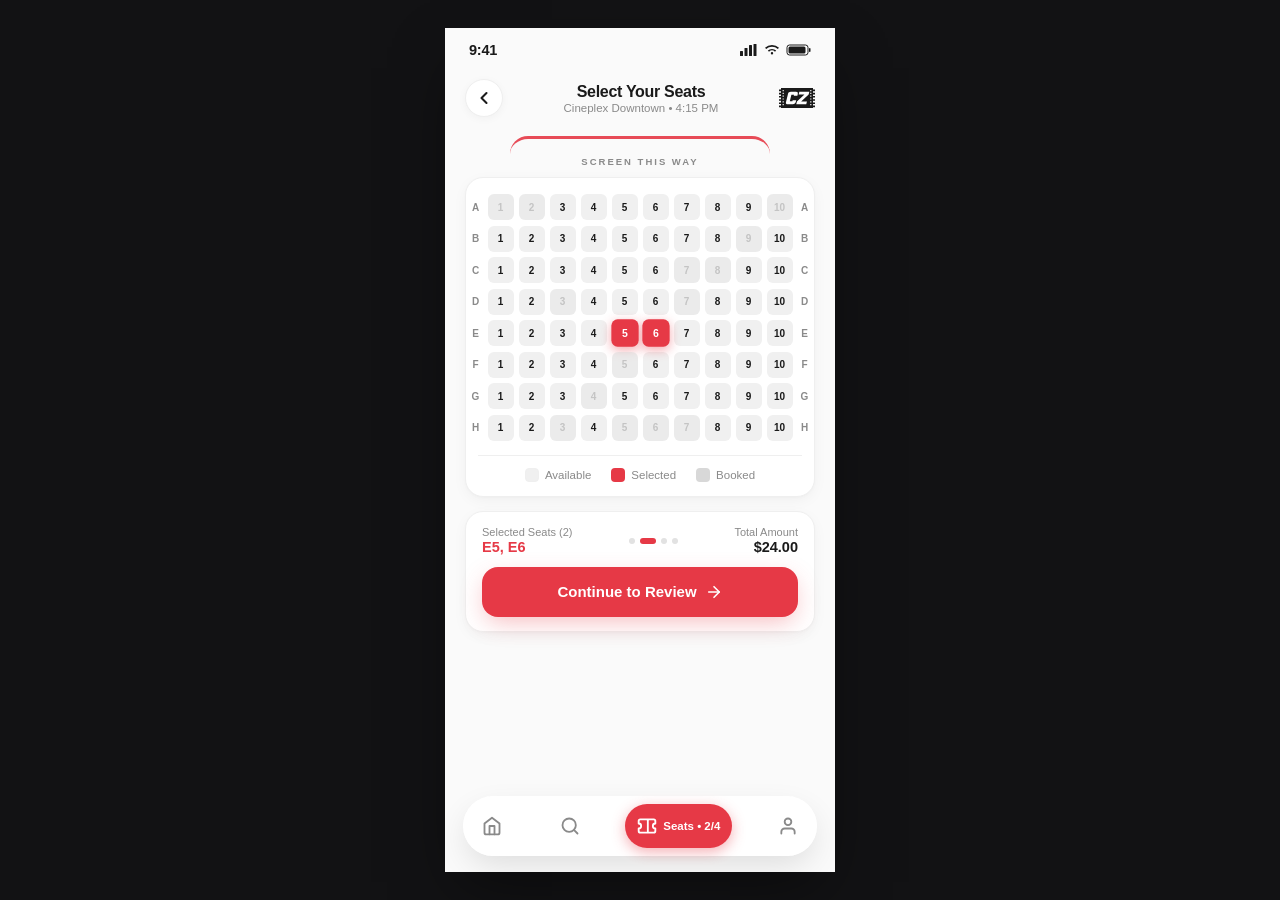
<file: 04-seats.html>
<!DOCTYPE html>
<html lang="en">
<head>
  <meta charset="UTF-8">
  <meta name="viewport" content="width=390, height=844, initial-scale=1.0">
  <title>CineBuzz - 04 Seat Selection</title>
  <link rel="stylesheet" href="styles.css">
  <style>
    :root {
      --bg: #FAFAFA;
      --card-bg: #FFFFFF;
      --text-primary: #1A1A1A;
      --text-secondary: #8A8A8A;
      --accent: #E63946;
      --accent-light: #FCE8EA;
      --border: #EFEFEF;
      --border-strong: #E2E2E2;
      --seat-available: #F0F0F0;
      --seat-selected: #E63946;
      --seat-booked: #D8D8D8;
      --radius-card: 18px;
      --radius-btn: 16px;
      --radius-pill: 999px;
      --radius-seat: 6px;
      --shadow-card: 0 4px 16px -2px rgba(0, 0, 0, 0.05), 0 1px 3px rgba(0, 0, 0, 0.02);
      --shadow-floating: 0 12px 32px -4px rgba(0, 0, 0, 0.12);
      --shadow-cta: 0 8px 24px -4px rgba(230, 57, 70, 0.35);
    }
    *, *::before, *::after { box-sizing: border-box; margin: 0; padding: 0; }
    svg { flex-shrink: 0; }
    body {
      background: #121214;
      display: flex;
      justify-content: center;
      align-items: center;
      min-height: 100vh;
      font-family: -apple-system, BlinkMacSystemFont, "SF Pro Text", "SF Pro Display", Inter, sans-serif;
      color: var(--text-primary);
    }
    .screen {
      width: 390px;
      height: 844px;
      background: var(--bg);
      position: relative;
      display: flex;
      flex-direction: column;
      overflow: hidden;
      box-shadow: 0 25px 60px -15px rgba(0, 0, 0, 0.5);
    }
    .statusbar {
      height: 44px;
      flex: none;
      display: flex;
      align-items: center;
      justify-content: space-between;
      padding: 0 24px;
      font-size: 14.5px;
      font-weight: 600;
      color: var(--text-primary);
      background: var(--bg);
      z-index: 30;
    }
    .statusbar-icons { display: flex; align-items: center; gap: 6px; }
    .topbar {
      flex: none;
      height: 52px;
      display: flex;
      align-items: center;
      justify-content: space-between;
      padding: 0 20px;
      background: var(--bg);
    }
    .header-text { text-align: center; flex: 1; }
    .topbar-title { font-size: 16px; font-weight: 700; color: var(--text-primary); }
    .topbar-sub { font-size: 11.5px; color: var(--text-secondary); margin-top: 1px; }
    .icon-btn {
      width: 38px;
      height: 38px;
      border-radius: var(--radius-pill);
      background: var(--card-bg);
      border: 1px solid var(--border);
      box-shadow: 0 2px 8px rgba(0,0,0,0.04);
      display: flex;
      align-items: center;
      justify-content: center;
      color: var(--text-primary);
      text-decoration: none;
    }
    .cz-logo-small {
      width: 36px;
      height: 20px;
      color: #1A1A1A;
    }
    .scroll-content {
      flex: 1;
      overflow-y: auto;
      padding: 0 20px 96px;
      scrollbar-width: none;
      display: flex;
      flex-direction: column;
      align-items: center;
    }
    .scroll-content::-webkit-scrollbar { display: none; }

    /* Screen Curve */
    .screen-indicator-wrap {
      width: 260px;
      margin: 12px 0 10px;
      display: flex;
      flex-direction: column;
      align-items: center;
    }
    .screen-curve {
      width: 100%;
      height: 18px;
      border-top: 3.5px solid var(--accent);
      border-radius: 130px 130px 0 0;
      opacity: 0.9;
    }
    .screen-label {
      font-size: 9.5px;
      font-weight: 800;
      letter-spacing: 2px;
      color: var(--text-secondary);
      margin-top: 2px;
    }

    /* Grid Enclosure Card */
    .seat-card {
      width: 100%;
      background: var(--card-bg);
      border-radius: var(--radius-card);
      padding: 16px 12px 14px;
      border: 1px solid var(--border);
      box-shadow: var(--shadow-card);
      display: flex;
      flex-direction: column;
      align-items: center;
      margin-bottom: 14px;
    }
    .seat-grid {
      display: flex;
      flex-direction: column;
      gap: 5.5px;
      margin-bottom: 14px;
    }
    .seat-row {
      display: flex;
      align-items: center;
      gap: 5px;
    }
    .row-id {
      width: 14px;
      font-size: 10px;
      font-weight: 700;
      color: var(--text-secondary);
      text-align: center;
    }
    button.seat {
      font-family: inherit;
      outline: none;
      border: 1px solid transparent;
      padding: 0;
      -webkit-tap-highlight-color: transparent;
      touch-action: manipulation;
    }
    .seat {
      width: 26px;
      height: 26px;
      border-radius: var(--radius-seat);
      background: var(--seat-available);
      font-size: 10px;
      font-weight: 700;
      color: var(--text-primary);
      display: inline-flex;
      align-items: center;
      justify-content: center;
      user-select: none;
      -webkit-user-select: none;
      cursor: pointer;
      transition: all 0.18s cubic-bezier(0.175, 0.885, 0.32, 1.275);
    }
    .seat:not(.booked):hover {
      border-color: var(--accent);
      transform: scale(1.08);
      background: #FFFFFF;
    }
    .seat:not(.booked):active {
      transform: scale(0.85);
    }
    .seat.selected {
      background: var(--accent);
      color: #FFFFFF;
      border-color: var(--accent);
      box-shadow: 0 3px 10px rgba(230, 57, 70, 0.45);
      transform: scale(1.05);
    }
    .seat.booked {
      background: var(--seat-booked);
      color: var(--text-secondary);
      opacity: 0.5;
      cursor: not-allowed;
    }
    @keyframes seatWobble {
      0%, 100% { transform: translateX(0); }
      20% { transform: translateX(-4px) rotate(-3deg); }
      40% { transform: translateX(4px) rotate(3deg); }
      60% { transform: translateX(-2px); }
      80% { transform: translateX(2px); }
    }
    .seat.wobble {
      animation: seatWobble 0.35s ease-in-out;
    }
    .seat-toast {
      position: absolute;
      top: 60px;
      left: 50%;
      transform: translateX(-50%) translateY(-20px);
      background: rgba(26, 26, 30, 0.94);
      color: #fff;
      font-size: 12px;
      font-weight: 600;
      padding: 8px 16px;
      border-radius: 999px;
      box-shadow: 0 10px 25px rgba(0,0,0,0.3);
      backdrop-filter: blur(10px);
      pointer-events: none;
      opacity: 0;
      transition: all 0.25s cubic-bezier(0.4, 0, 0.2, 1);
      z-index: 100;
      white-space: nowrap;
    }
    .seat-toast.visible {
      opacity: 1;
      transform: translateX(-50%) translateY(0);
    }
    .legend-box {
      width: 100%;
      display: flex;
      justify-content: center;
      gap: 20px;
      padding-top: 12px;
      border-top: 1px solid var(--border);
      font-size: 11.5px;
      color: var(--text-secondary);
    }
    .legend-item {
      display: flex;
      align-items: center;
      gap: 6px;
    }
    .legend-swatch {
      width: 14px;
      height: 14px;
      border-radius: 4px;
    }

    /* Action Summary Card */
    .action-card {
      width: 100%;
      background: var(--card-bg);
      border-radius: var(--radius-card);
      padding: 14px 16px;
      border: 1px solid var(--border);
      box-shadow: var(--shadow-card);
      margin-bottom: 16px;
    }
    .summary-row {
      display: flex;
      align-items: center;
      justify-content: space-between;
      margin-bottom: 12px;
    }
    .summary-caption { font-size: 11px; color: var(--text-secondary); font-weight: 500; }
    .summary-value { font-size: 14.5px; font-weight: 800; color: var(--text-primary); margin-top: 1px; }
    .progress-dots {
      display: flex;
      align-items: center;
      gap: 5px;
    }
    .dot {
      width: 6px;
      height: 6px;
      border-radius: var(--radius-pill);
      background: var(--border-strong);
    }
    .dot.active {
      background: var(--accent);
      width: 16px;
    }
    .btn-primary {
      height: 50px;
      border-radius: var(--radius-btn);
      background: var(--accent);
      color: #FFFFFF;
      border: none;
      font-size: 15px;
      font-weight: 600;
      width: 100%;
      display: flex;
      align-items: center;
      justify-content: center;
      gap: 8px;
      box-shadow: var(--shadow-cta);
      text-decoration: none;
    }

    /* Modern Glassy Floating Bottom Navigation Bar (Present on every screen) */
    .floating-nav {
      position: absolute;
      bottom: 16px;
      left: 18px;
      right: 18px;
      height: 60px;
      background: rgba(255, 255, 255, 0.88);
      backdrop-filter: blur(20px);
      -webkit-backdrop-filter: blur(20px);
      border: 1px solid rgba(255, 255, 255, 0.95);
      border-radius: var(--radius-pill);
      box-shadow: var(--shadow-floating);
      display: flex;
      align-items: center;
      justify-content: space-between;
      padding: 0 6px;
      z-index: 50;
    }
    .nav-btn {
      height: 44px;
      border-radius: var(--radius-pill);
      display: flex;
      align-items: center;
      justify-content: center;
      gap: 6px;
      color: var(--text-secondary);
      background: transparent;
      border: none;
      text-decoration: none;
      padding: 0 12px;
      font-size: 11.5px;
      font-weight: 700;
    }
    .nav-btn.icon-only { width: 44px; padding: 0; }
    .nav-btn.active {
      background: var(--accent);
      color: #FFFFFF;
      box-shadow: 0 4px 14px rgba(230, 57, 70, 0.4);
    }
    .nav-btn svg { width: 19px; height: 19px; flex: none; }
  </style>
</head>
<body>

<div class="screen" id="screen-04">
  <!-- Native Status Bar -->
  <div class="statusbar">
    <span>9:41</span>
    <div class="statusbar-icons">
      <svg width="18" height="12" viewBox="0 0 18 12" fill="currentColor"><rect x="0" y="7" width="3" height="5" rx="0.5"/><rect x="4.5" y="4" width="3" height="8" rx="0.5"/><rect x="9" y="1" width="3" height="11" rx="0.5"/><rect x="13.5" y="0" width="3" height="12" rx="0.5"/></svg>
      <svg width="16" height="12" viewBox="0 0 16 12" fill="currentColor"><path d="M8 10.5a1.2 1.2 0 1 0 0-2.4 1.2 1.2 0 0 0 0 2.4zM3.8 6.6a6 6 0 0 1 8.4 0l-1.2 1.2a4.3 4.3 0 0 0-6 0zM1 3.8a10 10 0 0 1 14 0L13.8 5a8.3 8.3 0 0 0-11.6 0z"/></svg>
      <svg width="25" height="12" viewBox="0 0 25 12" fill="none"><rect x="1" y="1" width="21" height="10" rx="2.5" stroke="currentColor" stroke-width="1"/><rect x="2.5" y="2.5" width="17" height="7" rx="1.5" fill="currentColor"/><rect x="23" y="4" width="1.5" height="4" rx="0.7" fill="currentColor"/></svg>
    </div>
  </div>

  <!-- Standard Topbar (52px) with CZ Ticket Logo -->
  <div class="topbar">
    <a href="03-cinema-showtime.html" class="icon-btn" title="Back" style="width:38px;height:38px;min-width:38px;min-height:38px;flex:0 0 38px;flex-shrink:0;">
      <span class="icon-wrap-20" style="width:20px;height:20px;min-width:20px;min-height:20px;flex:0 0 20px;flex-shrink:0;display:inline-flex;align-items:center;justify-content:center;">
        <svg width="20" height="20" viewBox="0 0 24 24" fill="none" stroke="currentColor" stroke-width="2.5" stroke-linecap="round" stroke-linejoin="round" style="width:20px;height:20px;min-width:20px;min-height:20px;flex-shrink:0;display:block;"><path d="m15 18-6-6 6-6"/></svg>
      </span>
    </a>
    <div class="header-text">
      <div class="topbar-title">Select Your Seats</div>
      <div class="topbar-sub">Cineplex Downtown • 4:15 PM</div>
    </div>
    <!-- CZ Ticket Brand Mark -->
    <svg class="cz-logo-small" width="36" height="20" viewBox="0 0 180 100" fill="currentColor" style="width:36px;height:20px;min-width:36px;min-height:20px;flex:0 0 36px;flex-shrink:0;display:block;">
      <path fill-rule="evenodd" clip-rule="evenodd" d="M10 0H170V8H180V16H170V24H180V32H170V40H180V48H170V56H180V64H170V72H180V80H170V88H180V96H170V100H10V96H0V88H10V80H0V72H10V64H0V56H10V48H0V40H10V32H0V24H10V16H0V8H10V0ZM18 10H24V16H18V10ZM18 24H24V30H18V24ZM18 38H24V44H18V38ZM18 52H24V58H18V52ZM18 66H24V72H18V66ZM18 80H24V86H18V80ZM156 10H162V16H156V10ZM156 24H162V30H156V24ZM156 38H162V44H156V38ZM156 52H162V58H156V52ZM156 66H162V72H156V66ZM156 80H162V86H156V80Z"/>
      <g transform="translate(90, 50) skewX(-14) translate(-90, -50)">
        <path fill="#FFFFFF" d="M40 28C40 23 44 19 52 19H77C85 19 89 23 89 31V39H71V34H58V66H71V61H89V69C89 77 85 81 77 81H52C44 81 40 77 40 72V28Z"/>
        <path fill="#FFFFFF" d="M94 19H144V33L115 67H144V81H94V67L123 33H94V19Z"/>
      </g>
    </svg>
  </div>

  <div class="scroll-content">
    <!-- Screen Arc Indicator -->
    <div class="screen-indicator-wrap">
      <div class="screen-curve"></div>
      <div class="screen-label">SCREEN THIS WAY</div>
    </div>

    <!-- Seat Matrix Card -->
    <div class="seat-card">
      <div class="seat-grid">
        <!-- Row A -->
        <div class="seat-row">
          <span class="row-id">A</span>
          <div class="seat booked">1</div>
          <div class="seat booked">2</div>
          <div class="seat">3</div>
          <div class="seat">4</div>
          <div class="seat">5</div>
          <div class="seat">6</div>
          <div class="seat">7</div>
          <div class="seat">8</div>
          <div class="seat">9</div>
          <div class="seat booked">10</div>
          <span class="row-id">A</span>
        </div>
        <!-- Row B -->
        <div class="seat-row">
          <span class="row-id">B</span>
          <div class="seat">1</div>
          <div class="seat">2</div>
          <div class="seat">3</div>
          <div class="seat">4</div>
          <div class="seat">5</div>
          <div class="seat">6</div>
          <div class="seat">7</div>
          <div class="seat">8</div>
          <div class="seat booked">9</div>
          <div class="seat">10</div>
          <span class="row-id">B</span>
        </div>
        <!-- Row C -->
        <div class="seat-row">
          <span class="row-id">C</span>
          <div class="seat">1</div>
          <div class="seat">2</div>
          <div class="seat">3</div>
          <div class="seat">4</div>
          <div class="seat">5</div>
          <div class="seat">6</div>
          <div class="seat booked">7</div>
          <div class="seat booked">8</div>
          <div class="seat">9</div>
          <div class="seat">10</div>
          <span class="row-id">C</span>
        </div>
        <!-- Row D -->
        <div class="seat-row">
          <span class="row-id">D</span>
          <div class="seat">1</div>
          <div class="seat">2</div>
          <div class="seat booked">3</div>
          <div class="seat">4</div>
          <div class="seat">5</div>
          <div class="seat">6</div>
          <div class="seat booked">7</div>
          <div class="seat">8</div>
          <div class="seat">9</div>
          <div class="seat">10</div>
          <span class="row-id">D</span>
        </div>
        <!-- Row E (E5 & E6 Selected) -->
        <div class="seat-row">
          <span class="row-id">E</span>
          <div class="seat">1</div>
          <div class="seat">2</div>
          <div class="seat">3</div>
          <div class="seat">4</div>
          <div class="seat selected">5</div>
          <div class="seat selected">6</div>
          <div class="seat">7</div>
          <div class="seat">8</div>
          <div class="seat">9</div>
          <div class="seat">10</div>
          <span class="row-id">E</span>
        </div>
        <!-- Row F -->
        <div class="seat-row">
          <span class="row-id">F</span>
          <div class="seat">1</div>
          <div class="seat">2</div>
          <div class="seat">3</div>
          <div class="seat">4</div>
          <div class="seat booked">5</div>
          <div class="seat">6</div>
          <div class="seat">7</div>
          <div class="seat">8</div>
          <div class="seat">9</div>
          <div class="seat">10</div>
          <span class="row-id">F</span>
        </div>
        <!-- Row G -->
        <div class="seat-row">
          <span class="row-id">G</span>
          <div class="seat">1</div>
          <div class="seat">2</div>
          <div class="seat">3</div>
          <div class="seat booked">4</div>
          <div class="seat">5</div>
          <div class="seat">6</div>
          <div class="seat">7</div>
          <div class="seat">8</div>
          <div class="seat">9</div>
          <div class="seat">10</div>
          <span class="row-id">G</span>
        </div>
        <!-- Row H -->
        <div class="seat-row">
          <span class="row-id">H</span>
          <div class="seat">1</div>
          <div class="seat">2</div>
          <div class="seat booked">3</div>
          <div class="seat">4</div>
          <div class="seat booked">5</div>
          <div class="seat booked">6</div>
          <div class="seat booked">7</div>
          <div class="seat">8</div>
          <div class="seat">9</div>
          <div class="seat">10</div>
          <span class="row-id">H</span>
        </div>
      </div>

      <!-- Legend -->
      <div class="legend-box">
        <div class="legend-item">
          <span class="legend-swatch" style="background: var(--seat-available); border: 1px solid var(--border);"></span>
          Available
        </div>
        <div class="legend-item">
          <span class="legend-swatch" style="background: var(--seat-selected);"></span>
          Selected
        </div>
        <div class="legend-item">
          <span class="legend-swatch" style="background: var(--seat-booked);"></span>
          Booked
        </div>
      </div>
    </div>

    <!-- Action Card directly in content above floating nav -->
    <div class="action-card">
      <div class="summary-row">
        <div>
          <div class="summary-caption" id="summary-seats-caption">Selected Seats (2)</div>
          <div class="summary-value" id="summary-seats-val" style="color: var(--accent);">E5, E6</div>
        </div>
        <div class="progress-dots">
          <span class="dot"></span>
          <span class="dot active"></span>
          <span class="dot"></span>
          <span class="dot"></span>
        </div>
        <div style="text-align: right;">
          <div class="summary-caption">Total Amount</div>
          <div class="summary-value" id="summary-total-val">$24.00</div>
        </div>
      </div>
      <a href="05-review.html" class="btn-primary" id="btn-continue">
        Continue to Review
        <span class="icon-wrap-18" style="width:18px;height:18px;min-width:18px;min-height:18px;flex:0 0 18px;flex-shrink:0;display:inline-flex;align-items:center;justify-content:center;">
          <svg width="18" height="18" viewBox="0 0 24 24" fill="none" stroke="currentColor" stroke-width="2.2" stroke-linecap="round" stroke-linejoin="round" style="width:18px;height:18px;min-width:18px;min-height:18px;flex-shrink:0;display:block;"><path d="M5 12h14"/><path d="m12 5 7 7-7 7"/></svg>
        </span>
      </a>
    </div>
  </div>

  <!-- Modern Floating Bottom Navigation Bar (Active: Seats Step 2/4) -->
  <nav class="floating-nav" aria-label="Bottom Navigation">
    <a href="01-home.html" class="nav-btn icon-only" title="Home">
      <span class="nav-icon-wrap" style="width:20px;height:20px;min-width:20px;min-height:20px;flex:0 0 20px;flex-shrink:0;display:inline-flex;align-items:center;justify-content:center;">
        <svg width="20" height="20" viewBox="0 0 24 24" fill="none" stroke="currentColor" stroke-width="2.2" stroke-linecap="round" stroke-linejoin="round" style="width:20px;height:20px;min-width:20px;min-height:20px;flex-shrink:0;display:block;"><path d="m3 9 9-7 9 7v11a2 2 0 0 1-2 2H5a2 2 0 0 1-2-2z"/><polyline points="9 22 9 12 15 12 15 22"/></svg>
      </span>
    </a>
    <a href="02-movie-details.html" class="nav-btn icon-only" title="Explore">
      <span class="nav-icon-wrap" style="width:20px;height:20px;min-width:20px;min-height:20px;flex:0 0 20px;flex-shrink:0;display:inline-flex;align-items:center;justify-content:center;">
        <svg width="20" height="20" viewBox="0 0 24 24" fill="none" stroke="currentColor" stroke-width="2.2" stroke-linecap="round" stroke-linejoin="round" style="width:20px;height:20px;min-width:20px;min-height:20px;flex-shrink:0;display:block;"><circle cx="11" cy="11" r="8"/><path d="m21 21-4.3-4.3"/></svg>
      </span>
    </a>
    <a href="04-seats.html" class="nav-btn active" title="Booking Flow: Seats" aria-current="page">
      <span class="nav-icon-wrap" style="width:20px;height:20px;min-width:20px;min-height:20px;flex:0 0 20px;flex-shrink:0;display:inline-flex;align-items:center;justify-content:center;">
        <svg width="20" height="20" viewBox="0 0 24 24" fill="none" stroke="currentColor" stroke-width="2.2" stroke-linecap="round" stroke-linejoin="round" style="width:20px;height:20px;min-width:20px;min-height:20px;flex-shrink:0;display:block;"><path d="M2 9a3 3 0 0 1 0 6v3a2 2 0 0 0 2 2h16a2 2 0 0 0 2-2v-3a3 3 0 0 1 0-6V6a2 2 0 0 0-2-2H4a2 2 0 0 0-2 2z"/><line x1="13" y1="5" x2="13" y2="19"/></svg>
      </span>
      <span>Seats • 2/4</span>
    </a>
    <a href="01-home.html" class="nav-btn icon-only" title="Profile">
      <span class="nav-icon-wrap" style="width:20px;height:20px;min-width:20px;min-height:20px;flex:0 0 20px;flex-shrink:0;display:inline-flex;align-items:center;justify-content:center;">
        <svg width="20" height="20" viewBox="0 0 24 24" fill="none" stroke="currentColor" stroke-width="2.2" stroke-linecap="round" stroke-linejoin="round" style="width:20px;height:20px;min-width:20px;min-height:20px;flex-shrink:0;display:block;"><path d="M20 21v-2a4 4 0 0 0-4-4H8a4 4 0 0 0-4 4v2"/><circle cx="12" cy="7" r="4"/></svg>
      </span>
    </a>
  </nav>
</div>

<script>
  const TICKET_PRICE = 12.00;

  // Initialize seat click handlers
  document.querySelectorAll('.seat-row').forEach(row => {
    const rowIdEl = row.querySelector('.row-id');
    const rowLetter = rowIdEl ? rowIdEl.innerText.trim() : '';

    row.querySelectorAll('.seat').forEach(seat => {
      seat.addEventListener('click', () => {
        if (seat.classList.contains('booked')) {
          // Play subtle feedback that seat is booked
          seat.style.transform = 'scale(0.9)';
          setTimeout(() => seat.style.transform = '', 150);
          return;
        }

        // Toggle selected state
        seat.classList.toggle('selected');
        updateSeatsUI();
      });
    });
  });

  function updateSeatsUI() {
    const selectedSeats = [];

    document.querySelectorAll('.seat-row').forEach(row => {
      const rowIdEl = row.querySelector('.row-id');
      const rowLetter = rowIdEl ? rowIdEl.innerText.trim() : '';

      row.querySelectorAll('.seat.selected').forEach(seat => {
        selectedSeats.push(`${rowLetter}${seat.innerText.trim()}`);
      });
    });

    const count = selectedSeats.length;
    const total = (count * TICKET_PRICE).toFixed(2);

    const captionEl = document.getElementById('summary-seats-caption');
    const valEl = document.getElementById('summary-seats-val');
    const totalEl = document.getElementById('summary-total-val');
    const btnContinue = document.getElementById('btn-continue');

    if (captionEl) captionEl.innerText = `Selected Seats (${count})`;
    if (valEl) valEl.innerText = count > 0 ? selectedSeats.join(', ') : 'None selected';
    if (totalEl) totalEl.innerText = `$${total}`;

    if (btnContinue) {
      if (count === 0) {
        btnContinue.style.opacity = '0.5';
        btnContinue.style.pointerEvents = 'none';
      } else {
        btnContinue.style.opacity = '1';
        btnContinue.style.pointerEvents = 'auto';
      }
    }

    try {
      localStorage.setItem('cinebuzz_seats', JSON.stringify(selectedSeats));
      localStorage.setItem('cinebuzz_total', total);
    } catch(e) {}
  }

  // Load any previously saved seats on page load
  try {
    const saved = localStorage.getItem('cinebuzz_seats');
    if (saved) {
      const seatList = JSON.parse(saved);
      if (Array.isArray(seatList) && seatList.length > 0) {
        // Clear default selections first
        document.querySelectorAll('.seat.selected').forEach(s => s.classList.remove('selected'));
        
        document.querySelectorAll('.seat-row').forEach(row => {
          const rowLetter = row.querySelector('.row-id')?.innerText.trim();
          row.querySelectorAll('.seat').forEach(seat => {
            const seatCode = `${rowLetter}${seat.innerText.trim()}`;
            if (seatList.includes(seatCode) && !seat.classList.contains('booked')) {
              seat.classList.add('selected');
            }
          });
        });
        updateSeatsUI();
      }
    }
  } catch(e) {}
</script>

</body>
</html>
</file>
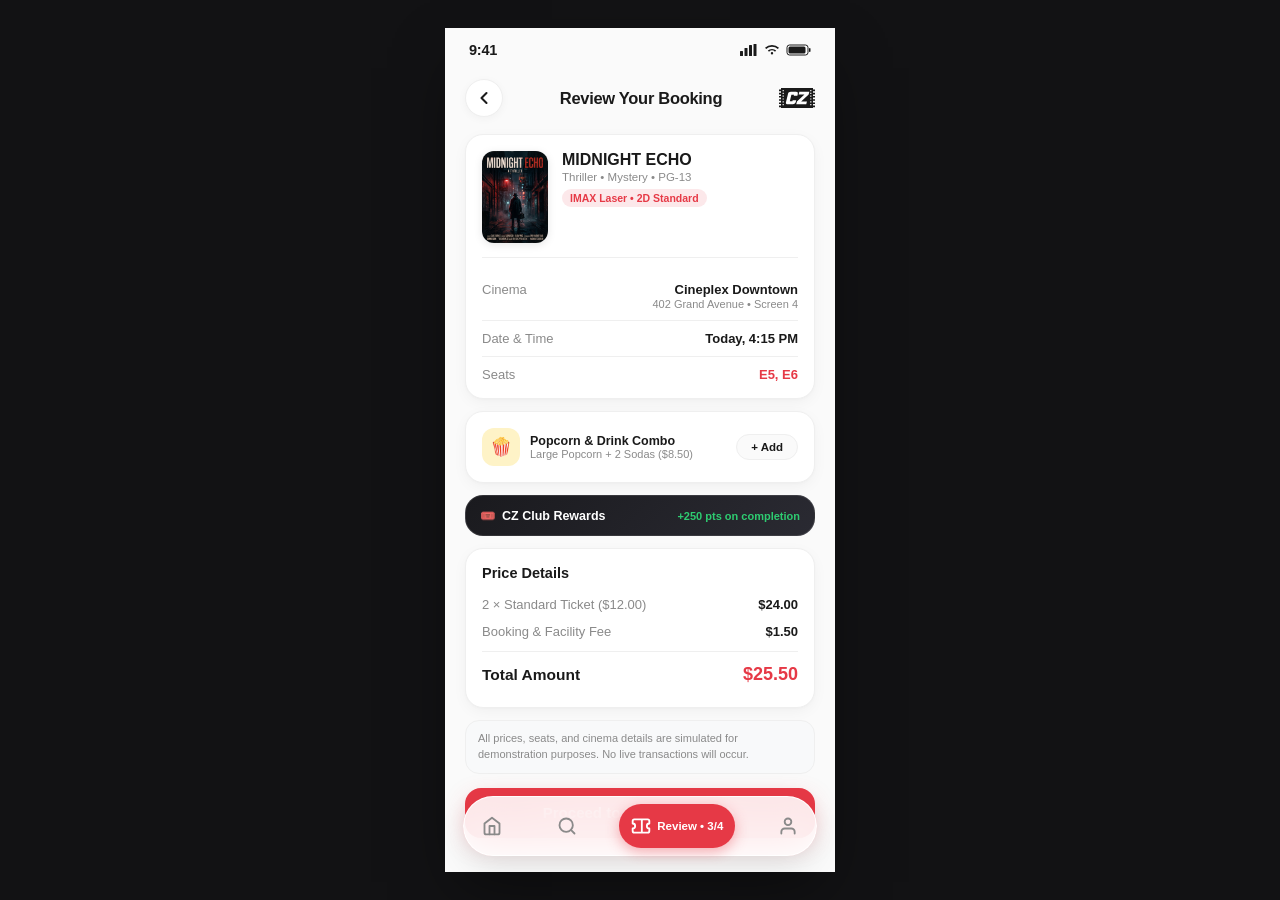
<file: 05-review.html>
<!DOCTYPE html>
<html lang="en">
<head>
  <meta charset="UTF-8">
  <meta name="viewport" content="width=390, height=844, initial-scale=1.0">
  <title>CineBuzz - 05 Booking Review</title>
  <link rel="stylesheet" href="styles.css">
  <style>
    :root {
      --bg: #FAFAFA;
      --card-bg: #FFFFFF;
      --text-primary: #1A1A1A;
      --text-secondary: #8A8A8A;
      --accent: #E63946;
      --accent-light: #FCE8EA;
      --border: #EFEFEF;
      --border-strong: #E2E2E2;
      --radius-card: 18px;
      --radius-btn: 16px;
      --radius-pill: 999px;
      --radius-poster: 12px;
      --shadow-card: 0 4px 16px -2px rgba(0, 0, 0, 0.05), 0 1px 3px rgba(0, 0, 0, 0.02);
      --shadow-floating: 0 12px 32px -4px rgba(0, 0, 0, 0.12);
      --shadow-cta: 0 8px 24px -4px rgba(230, 57, 70, 0.35);
    }
    *, *::before, *::after { box-sizing: border-box; margin: 0; padding: 0; }
    svg { flex-shrink: 0; }
    body {
      background: #121214;
      display: flex;
      justify-content: center;
      align-items: center;
      min-height: 100vh;
      font-family: -apple-system, BlinkMacSystemFont, "SF Pro Text", "SF Pro Display", Inter, sans-serif;
      color: var(--text-primary);
    }
    .screen {
      width: 390px;
      height: 844px;
      background: var(--bg);
      position: relative;
      display: flex;
      flex-direction: column;
      overflow: hidden;
      box-shadow: 0 25px 60px -15px rgba(0, 0, 0, 0.5);
    }
    .statusbar {
      height: 44px;
      flex: none;
      display: flex;
      align-items: center;
      justify-content: space-between;
      padding: 0 24px;
      font-size: 14.5px;
      font-weight: 600;
      color: var(--text-primary);
      background: var(--bg);
      z-index: 30;
    }
    .statusbar-icons { display: flex; align-items: center; gap: 6px; }
    .topbar {
      flex: none;
      height: 52px;
      display: flex;
      align-items: center;
      justify-content: space-between;
      padding: 0 20px;
      background: var(--bg);
    }
    .topbar-title {
      font-size: 16.5px;
      font-weight: 700;
      color: var(--text-primary);
    }
    .icon-btn {
      width: 38px;
      height: 38px;
      border-radius: var(--radius-pill);
      background: var(--card-bg);
      border: 1px solid var(--border);
      box-shadow: 0 2px 8px rgba(0,0,0,0.04);
      display: flex;
      align-items: center;
      justify-content: center;
      color: var(--text-primary);
      text-decoration: none;
    }
    .cz-logo-small {
      width: 36px;
      height: 20px;
      color: #1A1A1A;
    }
    .scroll-content {
      flex: 1;
      overflow-y: auto;
      padding: 10px 20px 96px;
      scrollbar-width: none;
    }
    .scroll-content::-webkit-scrollbar { display: none; }

    .card {
      background: var(--card-bg);
      border-radius: var(--radius-card);
      padding: 16px;
      border: 1px solid var(--border);
      box-shadow: var(--shadow-card);
      margin-bottom: 12px;
    }
    .booking-head {
      display: flex;
      gap: 14px;
      margin-bottom: 14px;
      padding-bottom: 14px;
      border-bottom: 1px solid var(--border);
    }
    .movie-poster-thumb {
      width: 66px;
      height: 92px;
      border-radius: var(--radius-poster);
      object-fit: cover;
      flex: none;
      box-shadow: 0 2px 8px rgba(0,0,0,0.1);
      background: #251B2E;
    }
    .booking-info { flex: 1; }
    .movie-name { font-size: 16px; font-weight: 800; color: var(--text-primary); }
    .movie-genre { font-size: 11.5px; color: var(--text-secondary); margin-top: 2px; }
    .format-pill {
      display: inline-flex;
      align-items: center;
      background: var(--accent-light);
      color: var(--accent);
      font-size: 10.5px;
      font-weight: 700;
      border-radius: var(--radius-pill);
      padding: 3px 8px;
      margin-top: 6px;
    }

    .detail-row {
      display: flex;
      justify-content: space-between;
      align-items: flex-start;
      padding: 10px 0;
      border-bottom: 1px solid var(--border);
      font-size: 13px;
    }
    .detail-row:last-child { border-bottom: none; padding-bottom: 0; }
    .detail-key { color: var(--text-secondary); font-weight: 500; }
    .detail-val { font-weight: 700; color: var(--text-primary); text-align: right; }
    .detail-val-sub { font-size: 11px; color: var(--text-secondary); font-weight: 400; margin-top: 1px; }

    .price-row {
      display: flex;
      justify-content: space-between;
      align-items: center;
      padding: 6px 0;
      font-size: 13px;
    }
    .price-label { color: var(--text-secondary); font-weight: 500; }
    .price-val { font-weight: 600; color: var(--text-primary); }
    .price-row.total-row {
      border-top: 1.5px solid var(--border);
      padding-top: 12px;
      margin-top: 6px;
      font-size: 15.5px;
      font-weight: 800;
    }
    .total-val {
      font-size: 18px;
      color: var(--accent);
      font-weight: 800;
    }

    /* CineBuzz Club Loyalty Card */
    .loyalty-banner {
      background: linear-gradient(135deg, #1A1A1E 0%, #2A2A32 100%);
      border-radius: var(--radius-card);
      padding: 12px 14px;
      color: #FFFFFF;
      display: flex;
      align-items: center;
      justify-content: space-between;
      margin-bottom: 12px;
      border: 1px solid rgba(255,255,255,0.1);
    }
    .loyalty-title { font-size: 12.5px; font-weight: 700; display: flex; align-items: center; gap: 6px; }
    .loyalty-points { font-size: 11px; color: #2ECC71; font-weight: 700; }

    .disclaimer-card {
      display: flex;
      align-items: flex-start;
      gap: 10px;
      background: #F8F9FA;
      border-radius: 14px;
      padding: 10px 12px;
      border: 1px solid var(--border);
      font-size: 11px;
      color: var(--text-secondary);
      line-height: 1.45;
      margin-bottom: 14px;
    }

    .btn-primary {
      height: 50px;
      border-radius: var(--radius-btn);
      background: var(--accent);
      color: #FFFFFF;
      border: none;
      font-size: 15px;
      font-weight: 600;
      width: 100%;
      display: flex;
      align-items: center;
      justify-content: center;
      gap: 8px;
      box-shadow: var(--shadow-cta);
      text-decoration: none;
    }

    /* Modern Glassy Floating Bottom Navigation Bar (Present on every screen) */
    .floating-nav {
      position: absolute;
      bottom: 16px;
      left: 18px;
      right: 18px;
      height: 60px;
      background: rgba(255, 255, 255, 0.88);
      backdrop-filter: blur(20px);
      -webkit-backdrop-filter: blur(20px);
      border: 1px solid rgba(255, 255, 255, 0.95);
      border-radius: var(--radius-pill);
      box-shadow: var(--shadow-floating);
      display: flex;
      align-items: center;
      justify-content: space-between;
      padding: 0 6px;
      z-index: 50;
    }
    .nav-btn {
      height: 44px;
      border-radius: var(--radius-pill);
      display: flex;
      align-items: center;
      justify-content: center;
      gap: 6px;
      color: var(--text-secondary);
      background: transparent;
      border: none;
      text-decoration: none;
      padding: 0 12px;
      font-size: 11.5px;
      font-weight: 700;
    }
    .nav-btn.icon-only { width: 44px; padding: 0; }
    .nav-btn.active {
      background: var(--accent);
      color: #FFFFFF;
      box-shadow: 0 4px 14px rgba(230, 57, 70, 0.4);
    }
    .nav-btn svg { width: 19px; height: 19px; flex: none; }
  </style>
</head>
<body>

<div class="screen" id="screen-05">
  <!-- Native Status Bar -->
  <div class="statusbar">
    <span>9:41</span>
    <div class="statusbar-icons">
      <svg width="18" height="12" viewBox="0 0 18 12" fill="currentColor"><rect x="0" y="7" width="3" height="5" rx="0.5"/><rect x="4.5" y="4" width="3" height="8" rx="0.5"/><rect x="9" y="1" width="3" height="11" rx="0.5"/><rect x="13.5" y="0" width="3" height="12" rx="0.5"/></svg>
      <svg width="16" height="12" viewBox="0 0 16 12" fill="currentColor"><path d="M8 10.5a1.2 1.2 0 1 0 0-2.4 1.2 1.2 0 0 0 0 2.4zM3.8 6.6a6 6 0 0 1 8.4 0l-1.2 1.2a4.3 4.3 0 0 0-6 0zM1 3.8a10 10 0 0 1 14 0L13.8 5a8.3 8.3 0 0 0-11.6 0z"/></svg>
      <svg width="25" height="12" viewBox="0 0 25 12" fill="none"><rect x="1" y="1" width="21" height="10" rx="2.5" stroke="currentColor" stroke-width="1"/><rect x="2.5" y="2.5" width="17" height="7" rx="1.5" fill="currentColor"/><rect x="23" y="4" width="1.5" height="4" rx="0.7" fill="currentColor"/></svg>
    </div>
  </div>

  <!-- Standard Topbar (52px) with CZ Ticket Logo -->
  <div class="topbar">
    <a href="04-seats.html" class="icon-btn" title="Back" style="width:38px;height:38px;min-width:38px;min-height:38px;flex:0 0 38px;flex-shrink:0;">
      <span class="icon-wrap-20" style="width:20px;height:20px;min-width:20px;min-height:20px;flex:0 0 20px;flex-shrink:0;display:inline-flex;align-items:center;justify-content:center;">
        <svg width="20" height="20" viewBox="0 0 24 24" fill="none" stroke="currentColor" stroke-width="2.5" stroke-linecap="round" stroke-linejoin="round" style="width:20px;height:20px;min-width:20px;min-height:20px;flex-shrink:0;display:block;"><path d="m15 18-6-6 6-6"/></svg>
      </span>
    </a>
    <div class="topbar-title">Review Your Booking</div>
    <!-- CZ Ticket Brand Mark -->
    <svg class="cz-logo-small" width="36" height="20" viewBox="0 0 180 100" fill="currentColor" style="width:36px;height:20px;min-width:36px;min-height:20px;flex:0 0 36px;flex-shrink:0;display:block;">
      <path fill-rule="evenodd" clip-rule="evenodd" d="M10 0H170V8H180V16H170V24H180V32H170V40H180V48H170V56H180V64H170V72H180V80H170V88H180V96H170V100H10V96H0V88H10V80H0V72H10V64H0V56H10V48H0V40H10V32H0V24H10V16H0V8H10V0ZM18 10H24V16H18V10ZM18 24H24V30H18V24ZM18 38H24V44H18V38ZM18 52H24V58H18V52ZM18 66H24V72H18V66ZM18 80H24V86H18V80ZM156 10H162V16H156V10ZM156 24H162V30H156V24ZM156 38H162V44H156V38ZM156 52H162V58H156V52ZM156 66H162V72H156V66ZM156 80H162V86H156V80Z"/>
      <g transform="translate(90, 50) skewX(-14) translate(-90, -50)">
        <path fill="#FFFFFF" d="M40 28C40 23 44 19 52 19H77C85 19 89 23 89 31V39H71V34H58V66H71V61H89V69C89 77 85 81 77 81H52C44 81 40 77 40 72V28Z"/>
        <path fill="#FFFFFF" d="M94 19H144V33L115 67H144V81H94V67L123 33H94V19Z"/>
      </g>
    </svg>
  </div>

  <div class="scroll-content">
    <!-- Movie & Booking Overview Card -->
    <div class="card">
      <div class="booking-head">
        <img class="movie-poster-thumb" src="./assets/images/midnight_echo_poster_1790339278870.jpg" alt="Midnight Echo" onerror="this.onerror=null; this.src='./src/assets/images/midnight_echo_poster_1790339278870.jpg';">
        <div class="booking-info">
          <div class="movie-name">MIDNIGHT ECHO</div>
          <div class="movie-genre">Thriller • Mystery • PG-13</div>
          <div class="format-pill">IMAX Laser • 2D Standard</div>
        </div>
      </div>

      <div class="detail-row">
        <span class="detail-key">Cinema</span>
        <div class="detail-val">
          Cineplex Downtown
          <div class="detail-val-sub">402 Grand Avenue • Screen 4</div>
        </div>
      </div>

      <div class="detail-row">
        <span class="detail-key">Date & Time</span>
        <div class="detail-val" id="review-datetime">Today, 4:15 PM</div>
      </div>

      <div class="detail-row">
        <span class="detail-key">Seats</span>
        <div class="detail-val" id="review-seats" style="color: var(--accent);">E5, E6</div>
      </div>
    </div>

    <!-- Quick Concessions Add-on Section (Interactive Touch Button) -->
    <div id="snack-card" class="card" style="margin-bottom: 12px; cursor: pointer; user-select: none; transition: all 0.2s ease; display: flex; align-items: center; justify-content: space-between; border: 1.5px solid var(--border);">
      <div style="display: flex; align-items: center; gap: 10px;">
        <div style="width: 38px; height: 38px; border-radius: 12px; background: #FEF3C7; display: flex; align-items: center; justify-content: center; font-size: 18px;">🍿</div>
        <div>
          <div style="font-size: 12.5px; font-weight: 700; color: var(--text-primary);">Popcorn & Drink Combo</div>
          <div style="font-size: 11px; color: var(--text-secondary);">Large Popcorn + 2 Sodas ($8.50)</div>
        </div>
      </div>
      <button type="button" id="snack-btn" style="padding: 6px 14px; border-radius: 999px; font-size: 11.5px; font-weight: 700; border: 1px solid var(--border); background: #FAFAFA; color: var(--text-primary); cursor: pointer; transition: all 0.2s;">
        + Add
      </button>
    </div>

    <!-- CineBuzz Club Rewards Section (Beneficial Feature) -->
    <div class="loyalty-banner">
      <div class="loyalty-title">
        <span>🎟️</span>
        <span>CZ Club Rewards</span>
      </div>
      <span class="loyalty-points">+250 pts on completion</span>
    </div>

    <!-- Price Breakdown Card -->
    <div class="card">
      <h3 style="font-size: 14.5px; font-weight: 700; margin-bottom: 10px; color: var(--text-primary);">Price Details</h3>
      <div class="price-row">
        <span class="price-label" id="price-ticket-label">2 × Standard Ticket ($12.00)</span>
        <span class="price-val" id="price-ticket-val">$24.00</span>
      </div>
      <div class="price-row" id="price-snack-row" style="display: none;">
        <span class="price-label">Concessions (Popcorn Combo)</span>
        <span class="price-val">$8.50</span>
      </div>
      <div class="price-row">
        <span class="price-label">Booking & Facility Fee</span>
        <span class="price-val">$1.50</span>
      </div>
      <div class="price-row total-row">
        <span style="color: var(--text-primary);">Total Amount</span>
        <span class="total-val" id="review-total-val">$25.50</span>
      </div>
    </div>

    <!-- Disclaimer Banner -->
    <div class="disclaimer-card">
      <div>All prices, seats, and cinema details are simulated for demonstration purposes. No live transactions will occur.</div>
    </div>

    <!-- Primary Action Button positioned above nav bar -->
    <a href="06-payment.html" class="btn-primary" id="btn-proceed" style="margin-bottom: 12px;">
      Proceed to Pay ($25.50)
      <span class="icon-wrap-18" style="width:18px;height:18px;min-width:18px;min-height:18px;flex:0 0 18px;flex-shrink:0;display:inline-flex;align-items:center;justify-content:center;">
        <svg width="18" height="18" viewBox="0 0 24 24" fill="none" stroke="currentColor" stroke-width="2.2" stroke-linecap="round" stroke-linejoin="round" style="width:18px;height:18px;min-width:18px;min-height:18px;flex-shrink:0;display:block;"><path d="M5 12h14"/><path d="m12 5 7 7-7 7"/></svg>
      </span>
    </a>
  </div>

  <!-- Modern Floating Bottom Navigation Bar (Active: Review Step 3/4) -->
  <nav class="floating-nav" aria-label="Bottom Navigation">
    <a href="01-home.html" class="nav-btn icon-only" title="Home">
      <span class="nav-icon-wrap" style="width:20px;height:20px;min-width:20px;min-height:20px;flex:0 0 20px;flex-shrink:0;display:inline-flex;align-items:center;justify-content:center;">
        <svg width="20" height="20" viewBox="0 0 24 24" fill="none" stroke="currentColor" stroke-width="2.2" stroke-linecap="round" stroke-linejoin="round" style="width:20px;height:20px;min-width:20px;min-height:20px;flex-shrink:0;display:block;"><path d="m3 9 9-7 9 7v11a2 2 0 0 1-2 2H5a2 2 0 0 1-2-2z"/><polyline points="9 22 9 12 15 12 15 22"/></svg>
      </span>
    </a>
    <a href="02-movie-details.html" class="nav-btn icon-only" title="Explore">
      <span class="nav-icon-wrap" style="width:20px;height:20px;min-width:20px;min-height:20px;flex:0 0 20px;flex-shrink:0;display:inline-flex;align-items:center;justify-content:center;">
        <svg width="20" height="20" viewBox="0 0 24 24" fill="none" stroke="currentColor" stroke-width="2.2" stroke-linecap="round" stroke-linejoin="round" style="width:20px;height:20px;min-width:20px;min-height:20px;flex-shrink:0;display:block;"><circle cx="11" cy="11" r="8"/><path d="m21 21-4.3-4.3"/></svg>
      </span>
    </a>
    <a href="05-review.html" class="nav-btn active" title="Booking Flow: Review" aria-current="page">
      <span class="nav-icon-wrap" style="width:20px;height:20px;min-width:20px;min-height:20px;flex:0 0 20px;flex-shrink:0;display:inline-flex;align-items:center;justify-content:center;">
        <svg width="20" height="20" viewBox="0 0 24 24" fill="none" stroke="currentColor" stroke-width="2.2" stroke-linecap="round" stroke-linejoin="round" style="width:20px;height:20px;min-width:20px;min-height:20px;flex-shrink:0;display:block;"><path d="M2 9a3 3 0 0 1 0 6v3a2 2 0 0 0 2 2h16a2 2 0 0 0 2-2v-3a3 3 0 0 1 0-6V6a2 2 0 0 0-2-2H4a2 2 0 0 0-2 2z"/><line x1="13" y1="5" x2="13" y2="19"/></svg>
      </span>
      <span>Review • 3/4</span>
    </a>
    <a href="01-home.html" class="nav-btn icon-only" title="Profile">
      <span class="nav-icon-wrap" style="width:20px;height:20px;min-width:20px;min-height:20px;flex:0 0 20px;flex-shrink:0;display:inline-flex;align-items:center;justify-content:center;">
        <svg width="20" height="20" viewBox="0 0 24 24" fill="none" stroke="currentColor" stroke-width="2.2" stroke-linecap="round" stroke-linejoin="round" style="width:20px;height:20px;min-width:20px;min-height:20px;flex-shrink:0;display:block;"><path d="M20 21v-2a4 4 0 0 0-4-4H8a4 4 0 0 0-4 4v2"/><circle cx="12" cy="7" r="4"/></svg>
      </span>
    </a>
  </nav>
</div>

<script>
  let seatList = ['E5', 'E6'];
  let hasSnacks = false;
  const TICKET_PRICE = 12.00;
  const SNACK_PRICE = 8.50;
  const FEE = 1.50;

  try {
    const saved = localStorage.getItem('cinebuzz_seats');
    if (saved) {
      const parsed = JSON.parse(saved);
      if (Array.isArray(parsed) && parsed.length > 0) seatList = parsed;
    }
  } catch(e) {}

  const snackCard = document.getElementById('snack-card');
  const snackBtn = document.getElementById('snack-btn');

  function renderPricing() {
    const seatCount = seatList.length;
    const ticketTotal = seatCount * TICKET_PRICE;
    const snackTotal = hasSnacks ? SNACK_PRICE : 0;
    const grandTotal = (ticketTotal + snackTotal + FEE).toFixed(2);

    document.getElementById('review-seats').innerText = seatList.join(', ');
    document.getElementById('price-ticket-label').innerText = `${seatCount} × Standard Ticket ($12.00)`;
    document.getElementById('price-ticket-val').innerText = `$${ticketTotal.toFixed(2)}`;
    document.getElementById('price-snack-row').style.display = hasSnacks ? 'flex' : 'none';
    document.getElementById('review-total-val').innerText = `$${grandTotal}`;
    document.getElementById('btn-proceed').innerHTML = `Proceed to Pay ($${grandTotal}) <span class="icon-wrap-18" style="width:18px;height:18px;min-width:18px;min-height:18px;flex:0 0 18px;flex-shrink:0;display:inline-flex;align-items:center;justify-content:center;"><svg width="18" height="18" viewBox="0 0 24 24" fill="none" stroke="currentColor" stroke-width="2.2" stroke-linecap="round" stroke-linejoin="round" style="width:18px;height:18px;min-width:18px;min-height:18px;flex-shrink:0;display:block;"><path d="M5 12h14"/><path d="m12 5 7 7-7 7"/></svg></span>`;

    try {
      localStorage.setItem('cinebuzz_has_snacks', hasSnacks ? '1' : '0');
      localStorage.setItem('cinebuzz_grand_total', grandTotal);
    } catch(e) {}
  }

  snackCard.addEventListener('click', () => {
    hasSnacks = !hasSnacks;
    if (hasSnacks) {
      snackCard.style.borderColor = '#2ECC71';
      snackCard.style.background = '#EBFBF3';
      snackBtn.style.background = '#2ECC71';
      snackBtn.style.color = '#FFFFFF';
      snackBtn.style.borderColor = '#2ECC71';
      snackBtn.innerText = '✓ Added';
    } else {
      snackCard.style.borderColor = 'var(--border)';
      snackCard.style.background = 'var(--card-bg)';
      snackBtn.style.background = '#FAFAFA';
      snackBtn.style.color = 'var(--text-primary)';
      snackBtn.style.borderColor = 'var(--border)';
      snackBtn.innerText = '+ Add';
    }
    renderPricing();
  });

  renderPricing();
</script>

</body>
</html>
</file>
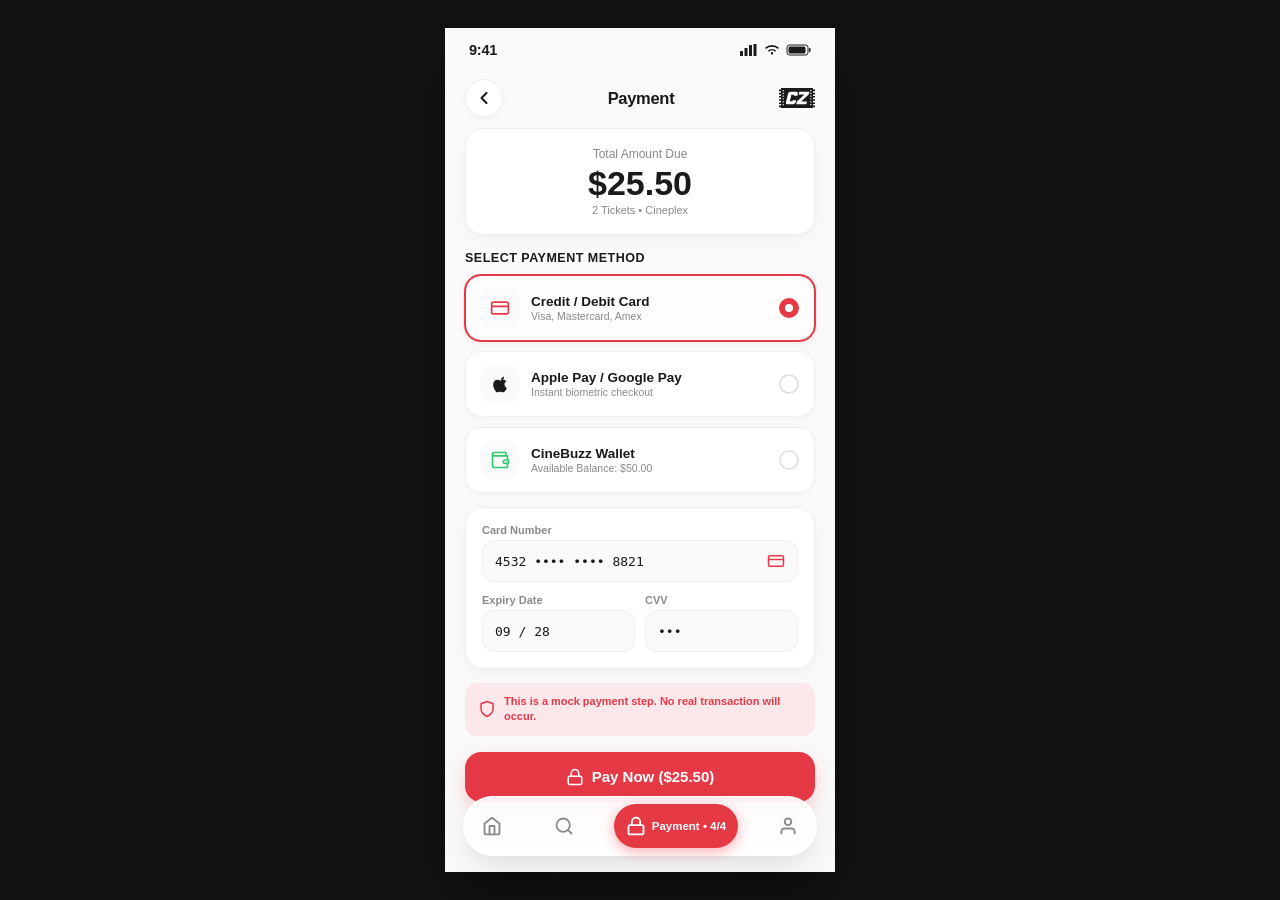
<file: 06-payment.html>
<!DOCTYPE html>
<html lang="en">
<head>
  <meta charset="UTF-8">
  <meta name="viewport" content="width=390, height=844, initial-scale=1.0">
  <title>CineBuzz - 06 Payment</title>
  <link rel="stylesheet" href="styles.css">
  <style>
    :root {
      --bg: #FAFAFA;
      --card-bg: #FFFFFF;
      --text-primary: #1A1A1A;
      --text-secondary: #8A8A8A;
      --accent: #E63946;
      --accent-light: #FCE8EA;
      --border: #EFEFEF;
      --border-strong: #E2E2E2;
      --radius-card: 18px;
      --radius-btn: 16px;
      --radius-pill: 999px;
      --radius-input: 14px;
      --shadow-card: 0 4px 16px -2px rgba(0, 0, 0, 0.05), 0 1px 3px rgba(0, 0, 0, 0.02);
      --shadow-floating: 0 12px 32px -4px rgba(0, 0, 0, 0.12);
      --shadow-cta: 0 8px 24px -4px rgba(230, 57, 70, 0.35);
    }
    *, *::before, *::after { box-sizing: border-box; margin: 0; padding: 0; }
    svg { flex-shrink: 0; }
    body {
      background: #121214;
      display: flex;
      justify-content: center;
      align-items: center;
      min-height: 100vh;
      font-family: -apple-system, BlinkMacSystemFont, "SF Pro Text", "SF Pro Display", Inter, sans-serif;
      color: var(--text-primary);
    }
    .screen {
      width: 390px;
      height: 844px;
      background: var(--bg);
      position: relative;
      display: flex;
      flex-direction: column;
      overflow: hidden;
      box-shadow: 0 25px 60px -15px rgba(0, 0, 0, 0.5);
    }
    .statusbar {
      height: 44px;
      flex: none;
      display: flex;
      align-items: center;
      justify-content: space-between;
      padding: 0 24px;
      font-size: 14.5px;
      font-weight: 600;
      color: var(--text-primary);
      background: var(--bg);
      z-index: 30;
    }
    .statusbar-icons { display: flex; align-items: center; gap: 6px; }
    .topbar {
      flex: none;
      height: 52px;
      display: flex;
      align-items: center;
      justify-content: space-between;
      padding: 0 20px;
      background: var(--bg);
    }
    .topbar-title {
      font-size: 16.5px;
      font-weight: 700;
      color: var(--text-primary);
    }
    .icon-btn {
      width: 38px;
      height: 38px;
      border-radius: var(--radius-pill);
      background: var(--card-bg);
      border: 1px solid var(--border);
      box-shadow: 0 2px 8px rgba(0,0,0,0.04);
      display: flex;
      align-items: center;
      justify-content: center;
      color: var(--text-primary);
      text-decoration: none;
    }
    .cz-logo-small {
      width: 36px;
      height: 20px;
      color: #1A1A1A;
    }
    .scroll-content {
      flex: 1;
      overflow-y: auto;
      padding: 4px 20px 96px;
      scrollbar-width: none;
    }
    .scroll-content::-webkit-scrollbar { display: none; }

    /* Amount Due Header Card */
    .amount-card {
      background: var(--card-bg);
      border-radius: var(--radius-card);
      padding: 18px;
      border: 1px solid var(--border);
      box-shadow: var(--shadow-card);
      text-align: center;
      margin-bottom: 16px;
    }
    .amount-lbl { font-size: 12px; color: var(--text-secondary); font-weight: 500; }
    .amount-val { font-size: 34px; font-weight: 800; color: var(--text-primary); margin: 3px 0 1px; }
    .amount-sub { font-size: 11px; color: var(--text-secondary); }

    .section-label {
      font-size: 12.5px;
      font-weight: 700;
      color: var(--text-primary);
      margin-bottom: 10px;
      text-transform: uppercase;
      letter-spacing: 0.5px;
    }

    /* Payment Option Tile */
    .pay-tile {
      display: flex;
      align-items: center;
      gap: 12px;
      padding: 13px 15px;
      border-radius: var(--radius-btn);
      border: 1.5px solid var(--border);
      background: var(--card-bg);
      box-shadow: 0 2px 8px rgba(0,0,0,0.03);
      margin-bottom: 10px;
      cursor: pointer;
      user-select: none;
      -webkit-user-select: none;
      transition: all 0.15s ease;
    }
    .pay-tile:active {
      transform: scale(0.98);
    }
    .pay-tile.selected {
      border-color: var(--accent);
      background: #FFFDFD;
      box-shadow: 0 0 0 1px var(--accent), 0 2px 8px rgba(230, 57, 70, 0.1);
    }
    .pay-icon-box {
      width: 38px;
      height: 38px;
      border-radius: 12px;
      background: var(--bg);
      display: flex;
      align-items: center;
      justify-content: center;
      flex: none;
      color: var(--accent);
    }
    .pay-info { flex: 1; }
    .pay-name { font-size: 13.5px; font-weight: 700; color: var(--text-primary); }
    .pay-desc { font-size: 10.5px; color: var(--text-secondary); margin-top: 1px; }
    .radio-circle {
      width: 20px;
      height: 20px;
      border-radius: var(--radius-pill);
      border: 2px solid var(--border-strong);
      display: flex;
      align-items: center;
      justify-content: center;
      flex: none;
    }
    .radio-circle.checked {
      border-color: var(--accent);
      background: var(--accent);
    }
    .radio-circle.checked::after {
      content: "";
      width: 8px;
      height: 8px;
      border-radius: var(--radius-pill);
      background: #FFFFFF;
    }

    /* Form Fields for Card */
    .field-card {
      background: var(--card-bg);
      border-radius: var(--radius-card);
      padding: 16px;
      border: 1px solid var(--border);
      box-shadow: var(--shadow-card);
      margin: 14px 0;
      display: flex;
      flex-direction: column;
      gap: 12px;
    }
    .field-wrap { display: flex; flex-direction: column; gap: 4px; }
    .field-label { font-size: 11px; font-weight: 600; color: var(--text-secondary); }
    .field-input {
      height: 42px;
      border-radius: 12px;
      border: 1px solid var(--border);
      background: #FAFAFA;
      padding: 0 12px;
      font-size: 13px;
      font-family: monospace;
      color: var(--text-primary);
      display: flex;
      align-items: center;
      justify-content: space-between;
    }
    .field-row { display: flex; gap: 10px; }
    .field-row .field-wrap { flex: 1; }

    .mock-badge {
      display: flex;
      align-items: center;
      gap: 8px;
      background: var(--accent-light);
      border-radius: 12px;
      padding: 11px 13px;
      color: var(--accent);
      font-size: 11px;
      font-weight: 600;
      line-height: 1.4;
      margin-bottom: 16px;
    }
    .mock-badge svg { width: 16px; height: 16px; flex: none; }

    .btn-primary {
      height: 50px;
      border-radius: var(--radius-btn);
      background: var(--accent);
      color: #FFFFFF;
      border: none;
      font-size: 15px;
      font-weight: 600;
      width: 100%;
      display: flex;
      align-items: center;
      justify-content: center;
      gap: 8px;
      box-shadow: var(--shadow-cta);
      text-decoration: none;
      margin-bottom: 12px;
    }

    /* Modern Glassy Floating Bottom Navigation Bar (Present on every screen) */
    .floating-nav {
      position: absolute;
      bottom: 16px;
      left: 18px;
      right: 18px;
      height: 60px;
      background: rgba(255, 255, 255, 0.88);
      backdrop-filter: blur(20px);
      -webkit-backdrop-filter: blur(20px);
      border: 1px solid rgba(255, 255, 255, 0.95);
      border-radius: var(--radius-pill);
      box-shadow: var(--shadow-floating);
      display: flex;
      align-items: center;
      justify-content: space-between;
      padding: 0 6px;
      z-index: 50;
    }
    .nav-btn {
      height: 44px;
      border-radius: var(--radius-pill);
      display: flex;
      align-items: center;
      justify-content: center;
      gap: 6px;
      color: var(--text-secondary);
      background: transparent;
      border: none;
      text-decoration: none;
      padding: 0 12px;
      font-size: 11.5px;
      font-weight: 700;
    }
    .nav-btn.icon-only { width: 44px; padding: 0; }
    .nav-btn.active {
      background: var(--accent);
      color: #FFFFFF;
      box-shadow: 0 4px 14px rgba(230, 57, 70, 0.4);
    }
    .nav-btn svg { width: 19px; height: 19px; flex: none; }
  </style>
</head>
<body>

<div class="screen" id="screen-06">
  <!-- Native Status Bar -->
  <div class="statusbar">
    <span>9:41</span>
    <div class="statusbar-icons">
      <svg width="18" height="12" viewBox="0 0 18 12" fill="currentColor"><rect x="0" y="7" width="3" height="5" rx="0.5"/><rect x="4.5" y="4" width="3" height="8" rx="0.5"/><rect x="9" y="1" width="3" height="11" rx="0.5"/><rect x="13.5" y="0" width="3" height="12" rx="0.5"/></svg>
      <svg width="16" height="12" viewBox="0 0 16 12" fill="currentColor"><path d="M8 10.5a1.2 1.2 0 1 0 0-2.4 1.2 1.2 0 0 0 0 2.4zM3.8 6.6a6 6 0 0 1 8.4 0l-1.2 1.2a4.3 4.3 0 0 0-6 0zM1 3.8a10 10 0 0 1 14 0L13.8 5a8.3 8.3 0 0 0-11.6 0z"/></svg>
      <svg width="25" height="12" viewBox="0 0 25 12" fill="none"><rect x="1" y="1" width="21" height="10" rx="2.5" stroke="currentColor" strokeWidth="1"/><rect x="2.5" y="2.5" width="17" height="7" rx="1.5" fill="currentColor"/><rect x="23" y="4" width="1.5" height="4" rx="0.7" fill="currentColor"/></svg>
    </div>
  </div>

  <!-- Standard Topbar (52px) with CZ Ticket Logo -->
  <div class="topbar">
    <a href="05-review.html" class="icon-btn" title="Back" style="width:38px;height:38px;min-width:38px;min-height:38px;flex:0 0 38px;flex-shrink:0;">
      <span class="icon-wrap-20" style="width:20px;height:20px;min-width:20px;min-height:20px;flex:0 0 20px;flex-shrink:0;display:inline-flex;align-items:center;justify-content:center;">
        <svg width="20" height="20" viewBox="0 0 24 24" fill="none" stroke="currentColor" stroke-width="2.5" stroke-linecap="round" stroke-linejoin="round" style="width:20px;height:20px;min-width:20px;min-height:20px;flex-shrink:0;display:block;"><path d="m15 18-6-6 6-6"/></svg>
      </span>
    </a>
    <div class="topbar-title">Payment</div>
    <!-- CZ Ticket Brand Mark -->
    <svg class="cz-logo-small" width="36" height="20" viewBox="0 0 180 100" fill="currentColor" style="width:36px;height:20px;min-width:36px;min-height:20px;flex:0 0 36px;flex-shrink:0;display:block;">
      <path fill-rule="evenodd" clip-rule="evenodd" d="M10 0H170V8H180V16H170V24H180V32H170V40H180V48H170V56H180V64H170V72H180V80H170V88H180V96H170V100H10V96H0V88H10V80H0V72H10V64H0V56H10V48H0V40H10V32H0V24H10V16H0V8H10V0ZM18 10H24V16H18V10ZM18 24H24V30H18V24ZM18 38H24V44H18V38ZM18 52H24V58H18V52ZM18 66H24V72H18V66ZM18 80H24V86H18V80ZM156 10H162V16H156V10ZM156 24H162V30H156V24ZM156 38H162V44H156V38ZM156 52H162V58H156V52ZM156 66H162V72H156V66ZM156 80H162V86H156V80Z"/>
      <g transform="translate(90, 50) skewX(-14) translate(-90, -50)">
        <path fill="#FFFFFF" d="M40 28C40 23 44 19 52 19H77C85 19 89 23 89 31V39H71V34H58V66H71V61H89V69C89 77 85 81 77 81H52C44 81 40 77 40 72V28Z"/>
        <path fill="#FFFFFF" d="M94 19H144V33L115 67H144V81H94V67L123 33H94V19Z"/>
      </g>
    </svg>
  </div>

  <div class="scroll-content">
    <!-- Amount Due Card -->
    <div class="amount-card">
      <div class="amount-lbl">Total Amount Due</div>
      <div class="amount-val" id="payment-amount-val">$25.50</div>
      <div class="amount-sub" id="payment-amount-sub">2 Tickets • Cineplex Downtown</div>
    </div>

    <div class="section-label">Select Payment Method</div>

    <!-- Option 1: Credit / Debit Card (Active) -->
    <div class="pay-tile selected" data-method="card">
      <div class="pay-icon-box">
        <svg width="20" height="20" viewBox="0 0 24 24" fill="none" stroke="currentColor" stroke-width="2" stroke-linecap="round" stroke-linejoin="round"><rect x="2" y="5" width="20" height="14" rx="2"/><line x1="2" y1="10" x2="22" y2="10"/></svg>
      </div>
      <div class="pay-info">
        <div class="pay-name">Credit / Debit Card</div>
        <div class="pay-desc">Visa, Mastercard, Amex</div>
      </div>
      <div class="radio-circle checked"></div>
    </div>

    <!-- Option 2: Apple Pay -->
    <div class="pay-tile" data-method="apple">
      <div class="pay-icon-box" style="color: #1A1A1A;">
        <svg width="20" height="20" viewBox="0 0 24 24" fill="currentColor"><path d="M18.71 19.5c-.83 1.24-1.71 2.45-3.05 2.47-1.34.03-1.77-.79-3.29-.79-1.53 0-2 .77-3.27.82-1.31.05-2.3-1.32-3.14-2.53C4.25 17 2.94 12.45 4.7 9.39c.87-1.52 2.43-2.48 4.12-2.51 1.28-.02 2.5.87 3.29.87.78 0 2.26-1.07 3.81-.91.65.03 2.47.26 3.64 1.98-.09.06-2.17 1.28-2.15 3.81.03 3.02 2.65 4.03 2.68 4.04-.03.07-.42 1.44-1.38 2.83M15.97 6.37c.63-.78 1.07-1.85.95-2.94-.95.04-2.07.64-2.73 1.43-.59.69-1.11 1.8-1 2.87 1.06.08 2.15-.55 2.78-1.36z"/></svg>
      </div>
      <div class="pay-info">
        <div class="pay-name">Apple Pay / Google Pay</div>
        <div class="pay-desc">Instant biometric checkout</div>
      </div>
      <div class="radio-circle"></div>
    </div>

    <!-- Option 3: CineBuzz Wallet -->
    <div class="pay-tile" data-method="wallet">
      <div class="pay-icon-box" style="color: #2ECC71;">
        <svg width="20" height="20" viewBox="0 0 24 24" fill="none" stroke="currentColor" stroke-width="2" stroke-linecap="round" stroke-linejoin="round"><path d="M21 12V7H5a2 2 0 0 1 0-4h14v4"/><path d="M3 5v14a2 2 0 0 0 2 2h16v-5"/><path d="M18 12a2 2 0 0 0 0 4h4v-4z"/></svg>
      </div>
      <div class="pay-info">
        <div class="pay-name">CineBuzz Wallet</div>
        <div class="pay-desc">Available Balance: $50.00</div>
      </div>
      <div class="radio-circle"></div>
    </div>

    <!-- Card Fields Enclosure -->
    <div class="field-card" id="card-fields">
      <div class="field-wrap">
        <span class="field-label">Card Number</span>
        <div class="field-input">
          <span>4532 •••• •••• 8821</span>
          <svg width="18" height="18" viewBox="0 0 24 24" fill="none" stroke="currentColor" stroke-width="2" style="color: var(--accent);"><rect x="2" y="5" width="20" height="14" rx="2"/><line x1="2" y1="10" x2="22" y2="10"/></svg>
        </div>
      </div>

      <div class="field-row">
        <div class="field-wrap">
          <span class="field-label">Expiry Date</span>
          <div class="field-input">09 / 28</div>
        </div>
        <div class="field-wrap">
          <span class="field-label">CVV</span>
          <div class="field-input">•••</div>
        </div>
      </div>
    </div>

    <!-- Mock Notice Banner -->
    <div class="mock-badge">
      <span class="icon-wrap-18" style="width:18px;height:18px;min-width:18px;min-height:18px;flex:0 0 18px;flex-shrink:0;display:inline-flex;align-items:center;justify-content:center;">
        <svg width="18" height="18" viewBox="0 0 24 24" fill="none" stroke="currentColor" stroke-width="2" stroke-linecap="round" stroke-linejoin="round" style="width:18px;height:18px;min-width:18px;min-height:18px;flex-shrink:0;display:block;"><path d="M12 22s8-4 8-10V5l-8-3-8 3v7c0 6 8 10 8 10z"/></svg>
      </span>
      <span>This is a mock payment step. No real transaction will occur.</span>
    </div>

    <!-- Primary Action Button positioned above nav bar -->
    <a href="07-confirmation.html" class="btn-primary" id="btn-pay">
      <span class="icon-wrap-18" style="width:18px;height:18px;min-width:18px;min-height:18px;flex:0 0 18px;flex-shrink:0;display:inline-flex;align-items:center;justify-content:center;">
        <svg width="18" height="18" viewBox="0 0 24 24" fill="none" stroke="currentColor" stroke-width="2" stroke-linecap="round" stroke-linejoin="round" style="width:18px;height:18px;min-width:18px;min-height:18px;flex-shrink:0;display:block;"><rect x="3" y="11" width="18" height="11" rx="2" ry="2"/><path d="M7 11V7a5 5 0 0 1 10 0v4"/></svg>
      </span>
      Pay Now ($25.50)
    </a>
  </div>

  <!-- Modern Floating Bottom Navigation Bar (Active: Payment Step 4/4) -->
  <nav class="floating-nav" aria-label="Bottom Navigation">
    <a href="01-home.html" class="nav-btn icon-only" title="Home">
      <span class="nav-icon-wrap" style="width:20px;height:20px;min-width:20px;min-height:20px;flex:0 0 20px;flex-shrink:0;display:inline-flex;align-items:center;justify-content:center;">
        <svg width="20" height="20" viewBox="0 0 24 24" fill="none" stroke="currentColor" stroke-width="2.2" stroke-linecap="round" stroke-linejoin="round" style="width:20px;height:20px;min-width:20px;min-height:20px;flex-shrink:0;display:block;"><path d="m3 9 9-7 9 7v11a2 2 0 0 1-2 2H5a2 2 0 0 1-2-2z"/><polyline points="9 22 9 12 15 12 15 22"/></svg>
      </span>
    </a>
    <a href="02-movie-details.html" class="nav-btn icon-only" title="Explore">
      <span class="nav-icon-wrap" style="width:20px;height:20px;min-width:20px;min-height:20px;flex:0 0 20px;flex-shrink:0;display:inline-flex;align-items:center;justify-content:center;">
        <svg width="20" height="20" viewBox="0 0 24 24" fill="none" stroke="currentColor" stroke-width="2.2" stroke-linecap="round" stroke-linejoin="round" style="width:20px;height:20px;min-width:20px;min-height:20px;flex-shrink:0;display:block;"><circle cx="11" cy="11" r="8"/><path d="m21 21-4.3-4.3"/></svg>
      </span>
    </a>
    <a href="06-payment.html" class="nav-btn active" title="Booking Flow: Payment" aria-current="page">
      <span class="nav-icon-wrap" style="width:20px;height:20px;min-width:20px;min-height:20px;flex:0 0 20px;flex-shrink:0;display:inline-flex;align-items:center;justify-content:center;">
        <svg width="20" height="20" viewBox="0 0 24 24" fill="none" stroke="currentColor" stroke-width="2.2" stroke-linecap="round" stroke-linejoin="round" style="width:20px;height:20px;min-width:20px;min-height:20px;flex-shrink:0;display:block;"><rect x="3" y="11" width="18" height="11" rx="2" ry="2"/><path d="M7 11V7a5 5 0 0 1 10 0v4"/></svg>
      </span>
      <span>Payment • 4/4</span>
    </a>
    <a href="01-home.html" class="nav-btn icon-only" title="Profile">
      <span class="nav-icon-wrap" style="width:20px;height:20px;min-width:20px;min-height:20px;flex:0 0 20px;flex-shrink:0;display:inline-flex;align-items:center;justify-content:center;">
        <svg width="20" height="20" viewBox="0 0 24 24" fill="none" stroke="currentColor" stroke-width="2.2" stroke-linecap="round" stroke-linejoin="round" style="width:20px;height:20px;min-width:20px;min-height:20px;flex-shrink:0;display:block;"><path d="M20 21v-2a4 4 0 0 0-4-4H8a4 4 0 0 0-4 4v2"/><circle cx="12" cy="7" r="4"/></svg>
      </span>
    </a>
  </nav>
</div>

<script>
  let grandTotal = '25.50';
  let seatCount = 2;
  let cinemaName = 'Cineplex Downtown';

  try {
    const savedTotal = localStorage.getItem('cinebuzz_grand_total');
    if (savedTotal) grandTotal = savedTotal;
    const savedSeats = localStorage.getItem('cinebuzz_seats');
    if (savedSeats) {
      const parsed = JSON.parse(savedSeats);
      if (Array.isArray(parsed)) seatCount = parsed.length;
    }
    const savedCinema = localStorage.getItem('cinebuzz_cinema');
    if (savedCinema) cinemaName = savedCinema;
  } catch(e) {}

  const amountVal = document.getElementById('payment-amount-val');
  const amountSub = document.getElementById('payment-amount-sub');
  const btnPay = document.getElementById('btn-pay');
  const cardFields = document.getElementById('card-fields');

  if (amountVal) amountVal.innerText = `$${grandTotal}`;
  if (amountSub) amountSub.innerText = `${seatCount} Tickets • ${cinemaName.split(' ')[0]}`;
  if (btnPay) {
    btnPay.innerHTML = `<span class="icon-wrap-18" style="width:18px;height:18px;min-width:18px;min-height:18px;flex:0 0 18px;flex-shrink:0;display:inline-flex;align-items:center;justify-content:center;"><svg width="18" height="18" viewBox="0 0 24 24" fill="none" stroke="currentColor" stroke-width="2" stroke-linecap="round" stroke-linejoin="round" style="width:18px;height:18px;min-width:18px;min-height:18px;flex-shrink:0;display:block;"><rect x="3" y="11" width="18" height="11" rx="2" ry="2"/><path d="M7 11V7a5 5 0 0 1 10 0v4"/></svg></span> Pay Now ($${grandTotal})`;
  }

  // Payment method switcher
  document.querySelectorAll('.pay-tile').forEach(tile => {
    tile.addEventListener('click', () => {
      document.querySelectorAll('.pay-tile').forEach(t => {
        t.classList.remove('selected');
        const rc = t.querySelector('.radio-circle');
        if (rc) rc.classList.remove('checked');
      });

      tile.classList.add('selected');
      const radio = tile.querySelector('.radio-circle');
      if (radio) radio.classList.add('checked');

      const method = tile.getAttribute('data-method');
      if (method === 'card') {
        if (cardFields) cardFields.style.display = 'block';
      } else {
        if (cardFields) cardFields.style.display = 'none';
      }
    });
  });
</script>

</body>
</html>
</file>
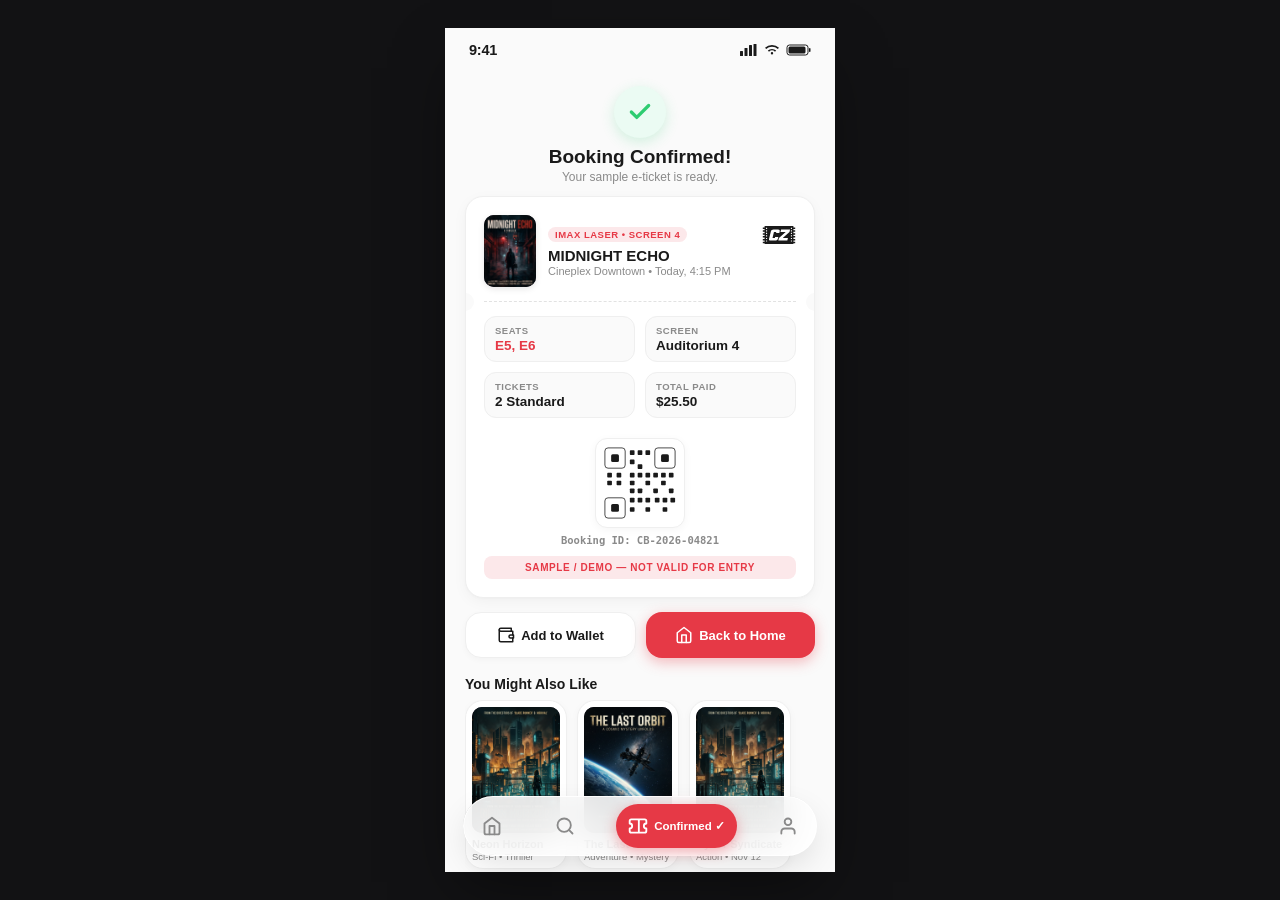
<file: 07-confirmation.html>
<!DOCTYPE html>
<html lang="en">
<head>
  <meta charset="UTF-8">
  <meta name="viewport" content="width=390, height=844, initial-scale=1.0">
  <title>CineBuzz - 07 Confirmation</title>
  <link rel="stylesheet" href="styles.css">
  <style>
    :root {
      --bg: #FAFAFA;
      --card-bg: #FFFFFF;
      --text-primary: #1A1A1A;
      --text-secondary: #8A8A8A;
      --accent: #E63946;
      --accent-light: #FCE8EA;
      --border: #EFEFEF;
      --border-strong: #E2E2E2;
      --success: #2ECC71;
      --success-light: #EBFBF3;
      --radius-card: 18px;
      --radius-btn: 16px;
      --radius-pill: 999px;
      --radius-poster: 12px;
      --shadow-card: 0 4px 16px -2px rgba(0, 0, 0, 0.05), 0 1px 3px rgba(0, 0, 0, 0.02);
      --shadow-floating: 0 12px 32px -4px rgba(0, 0, 0, 0.12);
      --shadow-cta: 0 8px 24px -4px rgba(230, 57, 70, 0.35);
    }
    *, *::before, *::after { box-sizing: border-box; margin: 0; padding: 0; }
    svg { flex-shrink: 0; }
    body {
      background: #121214;
      display: flex;
      justify-content: center;
      align-items: center;
      min-height: 100vh;
      font-family: -apple-system, BlinkMacSystemFont, "SF Pro Text", "SF Pro Display", Inter, sans-serif;
      color: var(--text-primary);
    }
    .screen {
      width: 390px;
      height: 844px;
      background: var(--bg);
      position: relative;
      display: flex;
      flex-direction: column;
      overflow: hidden;
      box-shadow: 0 25px 60px -15px rgba(0, 0, 0, 0.5);
    }
    .statusbar {
      height: 44px;
      flex: none;
      display: flex;
      align-items: center;
      justify-content: space-between;
      padding: 0 24px;
      font-size: 14.5px;
      font-weight: 600;
      color: var(--text-primary);
      background: var(--bg);
      z-index: 30;
    }
    .statusbar-icons { display: flex; align-items: center; gap: 6px; }
    .scroll-content {
      flex: 1;
      overflow-y: auto;
      padding: 4px 20px 96px;
      scrollbar-width: none;
    }
    .scroll-content::-webkit-scrollbar { display: none; }

    /* Success Header Banner */
    .success-head {
      text-align: center;
      padding: 10px 0 12px;
    }
    .check-circle {
      width: 52px;
      height: 52px;
      border-radius: var(--radius-pill);
      background: var(--success-light);
      color: var(--success);
      display: flex;
      align-items: center;
      justify-content: center;
      margin: 0 auto 8px;
      box-shadow: 0 4px 14px rgba(46, 204, 113, 0.2);
    }
    .success-title { font-size: 19px; font-weight: 800; color: var(--text-primary); }
    .success-sub { font-size: 12px; color: var(--text-secondary); margin-top: 2px; }

    /* E-Ticket Card */
    .eticket-card {
      background: var(--card-bg);
      border-radius: var(--radius-card);
      padding: 18px;
      border: 1px solid var(--border);
      box-shadow: var(--shadow-card);
      position: relative;
      overflow: hidden;
      margin-bottom: 14px;
    }
    .ticket-head {
      display: flex;
      gap: 12px;
      align-items: center;
    }
    .ticket-poster-thumb {
      width: 52px;
      height: 72px;
      border-radius: 10px;
      object-fit: cover;
      flex: none;
      box-shadow: 0 2px 6px rgba(0,0,0,0.1);
      background: #251B2E;
    }
    .ticket-head-info { flex: 1; }
    .ticket-badge-row {
      display: flex;
      align-items: center;
      justify-content: space-between;
    }
    .ticket-tag {
      display: inline-flex;
      background: var(--accent-light);
      color: var(--accent);
      font-size: 9.5px;
      font-weight: 700;
      border-radius: var(--radius-pill);
      padding: 2px 7px;
      text-transform: uppercase;
      letter-spacing: 0.5px;
    }
    .cz-ticket-brandmark {
      width: 32px;
      height: 18px;
      color: #1A1A1A;
    }
    .ticket-movie-title {
      font-size: 15px;
      font-weight: 800;
      color: var(--text-primary);
      margin-top: 3px;
    }
    .ticket-cinema-line {
      font-size: 11px;
      color: var(--text-secondary);
      margin-top: 1px;
    }

    /* Dashed Cutout Divider */
    .eticket-divider {
      position: relative;
      margin: 14px 0;
      border-top: 1.5px dashed var(--border-strong);
    }
    .eticket-divider::before,
    .eticket-divider::after {
      content: "";
      position: absolute;
      top: -9px;
      width: 18px;
      height: 18px;
      border-radius: var(--radius-pill);
      background: var(--bg);
    }
    .eticket-divider::before { left: -28px; }
    .eticket-divider::after { right: -28px; }

    /* 2x2 Ticket Grid */
    .eticket-grid {
      display: grid;
      grid-template-columns: 1fr 1fr;
      gap: 10px;
      margin-bottom: 14px;
    }
    .grid-cell {
      background: #FAFAFA;
      border: 1px solid var(--border);
      border-radius: 12px;
      padding: 8px 10px;
    }
    .grid-key {
      font-size: 9.5px;
      font-weight: 700;
      color: var(--text-secondary);
      text-transform: uppercase;
      letter-spacing: 0.5px;
    }
    .grid-val {
      font-size: 13.5px;
      font-weight: 800;
      color: var(--text-primary);
      margin-top: 2px;
    }

    /* QR Code Display */
    .qr-container {
      display: flex;
      flex-direction: column;
      align-items: center;
      padding-top: 6px;
    }
    .qr-box {
      width: 90px;
      height: 90px;
      border-radius: 12px;
      background: #FFFFFF;
      border: 1.5px solid var(--border);
      padding: 5px;
      display: flex;
      align-items: center;
      justify-content: center;
      margin-bottom: 6px;
      box-shadow: 0 2px 8px rgba(0,0,0,0.04);
    }
    .booking-id-text {
      font-size: 10.5px;
      font-family: monospace;
      color: var(--text-secondary);
      font-weight: 600;
    }
    .demo-watermark {
      margin-top: 10px;
      width: 100%;
      text-align: center;
      background: var(--accent-light);
      color: var(--accent);
      font-size: 10px;
      font-weight: 700;
      letter-spacing: 0.6px;
      border-radius: 8px;
      padding: 6px;
    }

    /* Action Buttons Row */
    .btn-row {
      display: flex;
      gap: 10px;
      margin-bottom: 18px;
    }
    .btn-secondary {
      flex: 1;
      height: 46px;
      border-radius: var(--radius-btn);
      background: var(--card-bg);
      color: var(--text-primary);
      border: 1.5px solid var(--border);
      font-size: 13px;
      font-weight: 600;
      display: flex;
      align-items: center;
      justify-content: center;
      gap: 6px;
      text-decoration: none;
      box-shadow: 0 2px 6px rgba(0,0,0,0.03);
    }
    .btn-primary {
      flex: 1;
      height: 46px;
      border-radius: var(--radius-btn);
      background: var(--accent);
      color: #FFFFFF;
      border: none;
      font-size: 13px;
      font-weight: 600;
      display: flex;
      align-items: center;
      justify-content: center;
      gap: 6px;
      box-shadow: 0 4px 14px rgba(230, 57, 70, 0.35);
      text-decoration: none;
    }

    /* Recommendation Strip */
    .rec-section-title {
      font-size: 14px;
      font-weight: 700;
      color: var(--text-primary);
      margin-bottom: 8px;
    }
    .rec-strip {
      display: flex;
      gap: 10px;
      overflow-x: auto;
      scrollbar-width: none;
      padding-bottom: 6px;
    }
    .rec-strip::-webkit-scrollbar { display: none; }
    .rec-card {
      flex: none;
      width: 102px;
      background: var(--card-bg);
      border-radius: var(--radius-card);
      padding: 6px;
      border: 1px solid var(--border);
      box-shadow: 0 2px 8px rgba(0,0,0,0.03);
      text-decoration: none;
    }
    .rec-img {
      width: 100%;
      height: 126px;
      border-radius: 10px;
      object-fit: cover;
      display: block;
      background: #251B2E;
    }
    .rec-name {
      font-size: 11px;
      font-weight: 700;
      color: var(--text-primary);
      margin-top: 5px;
      white-space: nowrap;
      overflow: hidden;
      text-overflow: ellipsis;
    }
    .rec-genre {
      font-size: 9.5px;
      color: var(--text-secondary);
      margin-top: 1px;
    }

    /* Modern Glassy Floating Bottom Navigation Bar (Present on every screen) */
    .floating-nav {
      position: absolute;
      bottom: 16px;
      left: 18px;
      right: 18px;
      height: 60px;
      background: rgba(255, 255, 255, 0.88);
      backdrop-filter: blur(20px);
      -webkit-backdrop-filter: blur(20px);
      border: 1px solid rgba(255, 255, 255, 0.95);
      border-radius: var(--radius-pill);
      box-shadow: var(--shadow-floating);
      display: flex;
      align-items: center;
      justify-content: space-between;
      padding: 0 6px;
      z-index: 50;
    }
    .nav-btn {
      height: 44px;
      border-radius: var(--radius-pill);
      display: flex;
      align-items: center;
      justify-content: center;
      gap: 6px;
      color: var(--text-secondary);
      background: transparent;
      border: none;
      text-decoration: none;
      padding: 0 12px;
      font-size: 11.5px;
      font-weight: 700;
    }
    .nav-btn.icon-only { width: 44px; padding: 0; }
    .nav-btn.active {
      background: var(--accent);
      color: #FFFFFF;
      box-shadow: 0 4px 14px rgba(230, 57, 70, 0.4);
    }
    .nav-btn svg { width: 19px; height: 19px; flex: none; }
  </style>
</head>
<body>

<div class="screen" id="screen-07">
  <!-- Native Status Bar -->
  <div class="statusbar">
    <span>9:41</span>
    <div class="statusbar-icons">
      <svg width="18" height="12" viewBox="0 0 18 12" fill="currentColor"><rect x="0" y="7" width="3" height="5" rx="0.5"/><rect x="4.5" y="4" width="3" height="8" rx="0.5"/><rect x="9" y="1" width="3" height="11" rx="0.5"/><rect x="13.5" y="0" width="3" height="12" rx="0.5"/></svg>
      <svg width="16" height="12" viewBox="0 0 16 12" fill="currentColor"><path d="M8 10.5a1.2 1.2 0 1 0 0-2.4 1.2 1.2 0 0 0 0 2.4zM3.8 6.6a6 6 0 0 1 8.4 0l-1.2 1.2a4.3 4.3 0 0 0-6 0zM1 3.8a10 10 0 0 1 14 0L13.8 5a8.3 8.3 0 0 0-11.6 0z"/></svg>
      <svg width="25" height="12" viewBox="0 0 25 12" fill="none"><rect x="1" y="1" width="21" height="10" rx="2.5" stroke="currentColor" strokeWidth="1"/><rect x="2.5" y="2.5" width="17" height="7" rx="1.5" fill="currentColor"/><rect x="23" y="4" width="1.5" height="4" rx="0.7" fill="currentColor"/></svg>
    </div>
  </div>

  <div class="scroll-content">
    <!-- Success Banner -->
    <div class="success-head">
      <div class="check-circle" style="width:52px;height:52px;min-width:52px;min-height:52px;flex-shrink:0;display:flex;align-items:center;justify-content:center;">
        <svg width="26" height="26" viewBox="0 0 24 24" fill="none" stroke="currentColor" stroke-width="3" stroke-linecap="round" stroke-linejoin="round" style="width:26px;height:26px;min-width:26px;min-height:26px;flex-shrink:0;display:block;"><polyline points="20 6 9 17 4 12"/></svg>
      </div>
      <h1 class="success-title">Booking Confirmed!</h1>
      <p class="success-sub">Your sample e-ticket is ready.</p>
    </div>

    <!-- E-Ticket Card Container -->
    <div class="eticket-card">
      <div class="ticket-head">
        <img class="ticket-poster-thumb" src="./assets/images/midnight_echo_poster_1790339278870.jpg" alt="Midnight Echo" onerror="this.onerror=null; this.src='./src/assets/images/midnight_echo_poster_1790339278870.jpg';">
        <div class="ticket-head-info">
          <div class="ticket-badge-row">
            <span class="ticket-tag">IMAX LASER • SCREEN 4</span>
            <!-- Official CineBuzz Ticket Mark -->
            <svg class="cz-ticket-brandmark" width="34" height="18" viewBox="0 0 180 100" fill="currentColor" style="width:34px;height:18px;min-width:34px;min-height:18px;flex:0 0 34px;flex-shrink:0;display:block;">
              <path fill-rule="evenodd" clip-rule="evenodd" d="M10 0H170V8H180V16H170V24H180V32H170V40H180V48H170V56H180V64H170V72H180V80H170V88H180V96H170V100H10V96H0V88H10V80H0V72H10V64H0V56H10V48H0V40H10V32H0V24H10V16H0V8H10V0ZM18 10H24V16H18V10ZM18 24H24V30H18V24ZM18 38H24V44H18V38ZM18 52H24V58H18V52ZM18 66H24V72H18V66ZM18 80H24V86H18V80ZM156 10H162V16H156V10ZM156 24H162V30H156V24ZM156 38H162V44H156V38ZM156 52H162V58H156V52ZM156 66H162V72H156V66ZM156 80H162V86H156V80Z"/>
              <g transform="translate(90, 50) skewX(-14) translate(-90, -50)">
                <path fill="#FFFFFF" d="M40 28C40 23 44 19 52 19H77C85 19 89 23 89 31V39H71V34H58V66H71V61H89V69C89 77 85 81 77 81H52C44 81 40 77 40 72V28Z"/>
                <path fill="#FFFFFF" d="M94 19H144V33L115 67H144V81H94V67L123 33H94V19Z"/>
              </g>
            </svg>
          </div>
          <div class="ticket-movie-title">MIDNIGHT ECHO</div>
          <div class="ticket-cinema-line">Cineplex Downtown • Today, 4:15 PM</div>
        </div>
      </div>

      <!-- Cutout Hairline Divider -->
      <div class="eticket-divider"></div>

      <!-- 2x2 Details Grid -->
      <div class="eticket-grid">
        <div class="grid-cell">
          <div class="grid-key">Seats</div>
          <div class="grid-val" style="color: var(--accent);">E5, E6</div>
        </div>
        <div class="grid-cell">
          <div class="grid-key">Screen</div>
          <div class="grid-val">Auditorium 4</div>
        </div>
        <div class="grid-cell">
          <div class="grid-key">Tickets</div>
          <div class="grid-val">2 Standard</div>
        </div>
        <div class="grid-cell">
          <div class="grid-key">Total Paid</div>
          <div class="grid-val">$25.50</div>
        </div>
      </div>

      <!-- QR Code Section -->
      <div class="qr-container">
        <div class="qr-box">
          <svg width="78" height="78" viewBox="0 0 100 100" fill="#1A1A1A">
            <rect x="5" y="5" width="26" height="26" rx="4" fill="none" stroke="#1A1A1A" strokeWidth="5"/>
            <rect x="13" y="13" width="10" height="10" rx="2" fill="#1A1A1A"/>
            <rect x="69" y="5" width="26" height="26" rx="4" fill="none" stroke="#1A1A1A" strokeWidth="5"/>
            <rect x="77" y="13" width="10" height="10" rx="2" fill="#1A1A1A"/>
            <rect x="5" y="69" width="26" height="26" rx="4" fill="none" stroke="#1A1A1A" strokeWidth="5"/>
            <rect x="13" y="77" width="10" height="10" rx="2" fill="#1A1A1A"/>
            <rect x="37" y="8" width="6" height="6" rx="1"/>
            <rect x="47" y="8" width="6" height="6" rx="1"/>
            <rect x="57" y="8" width="6" height="6" rx="1"/>
            <rect x="37" y="20" width="6" height="6" rx="1"/>
            <rect x="47" y="26" width="6" height="6" rx="1"/>
            <rect x="8" y="37" width="6" height="6" rx="1"/>
            <rect x="20" y="37" width="6" height="6" rx="1"/>
            <rect x="37" y="37" width="6" height="6" rx="1"/>
            <rect x="47" y="37" width="6" height="6" rx="1"/>
            <rect x="57" y="37" width="6" height="6" rx="1"/>
            <rect x="67" y="37" width="6" height="6" rx="1"/>
            <rect x="77" y="37" width="6" height="6" rx="1"/>
            <rect x="87" y="37" width="6" height="6" rx="1"/>
            <rect x="8" y="47" width="6" height="6" rx="1"/>
            <rect x="20" y="47" width="6" height="6" rx="1"/>
            <rect x="37" y="47" width="6" height="6" rx="1"/>
            <rect x="57" y="47" width="6" height="6" rx="1"/>
            <rect x="77" y="47" width="6" height="6" rx="1"/>
            <rect x="37" y="57" width="6" height="6" rx="1"/>
            <rect x="47" y="57" width="6" height="6" rx="1"/>
            <rect x="67" y="57" width="6" height="6" rx="1"/>
            <rect x="87" y="57" width="6" height="6" rx="1"/>
            <rect x="37" y="69" width="6" height="6" rx="1"/>
            <rect x="47" y="69" width="6" height="6" rx="1"/>
            <rect x="57" y="69" width="6" height="6" rx="1"/>
            <rect x="69" y="69" width="6" height="6" rx="1"/>
            <rect x="79" y="69" width="6" height="6" rx="1"/>
            <rect x="89" y="69" width="6" height="6" rx="1"/>
            <rect x="37" y="81" width="6" height="6" rx="1"/>
            <rect x="57" y="81" width="6" height="6" rx="1"/>
            <rect x="79" y="81" width="6" height="6" rx="1"/>
          </svg>
        </div>
        <span class="booking-id-text">Booking ID: CB-2026-04821</span>
        <div class="demo-watermark">SAMPLE / DEMO — NOT VALID FOR ENTRY</div>
      </div>
    </div>

    <!-- Action Buttons Row -->
    <div class="btn-row">
      <a href="#" class="btn-secondary">
        <span class="icon-wrap-18" style="width:18px;height:18px;min-width:18px;min-height:18px;flex:0 0 18px;flex-shrink:0;display:inline-flex;align-items:center;justify-content:center;">
          <svg width="18" height="18" viewBox="0 0 24 24" fill="none" stroke="currentColor" stroke-width="2" stroke-linecap="round" stroke-linejoin="round" style="width:18px;height:18px;min-width:18px;min-height:18px;flex-shrink:0;display:block;"><path d="M21 12V7H5a2 2 0 0 1 0-4h14v4"/><path d="M3 5v14a2 2 0 0 0 2 2h16v-5"/><path d="M18 12a2 2 0 0 0 0 4h4v-4z"/></svg>
        </span>
        Add to Wallet
      </a>
      <a href="01-home.html" class="btn-primary">
        <span class="icon-wrap-18" style="width:18px;height:18px;min-width:18px;min-height:18px;flex:0 0 18px;flex-shrink:0;display:inline-flex;align-items:center;justify-content:center;">
          <svg width="18" height="18" viewBox="0 0 24 24" fill="none" stroke="currentColor" stroke-width="2" stroke-linecap="round" stroke-linejoin="round" style="width:18px;height:18px;min-width:18px;min-height:18px;flex-shrink:0;display:block;"><path d="m3 9 9-7 9 7v11a2 2 0 0 1-2 2H5a2 2 0 0 1-2-2z"/><polyline points="9 22 9 12 15 12 15 22"/></svg>
        </span>
        Back to Home
      </a>
    </div>

    <!-- You Might Also Like Section -->
    <div>
      <h2 class="rec-section-title">You Might Also Like</h2>
      <div class="rec-strip">
        <a href="02-movie-details.html" class="rec-card">
          <img class="rec-img" src="./assets/images/poster_neon_horizon_1790339291148.jpg" alt="Neon Horizon" onerror="this.onerror=null; this.src='./src/assets/images/poster_neon_horizon_1790339291148.jpg';">
          <div class="rec-name">Neon Horizon</div>
          <div class="rec-genre">Sci-Fi • Thriller</div>
        </a>
        <div class="rec-card">
          <img class="rec-img" src="./assets/images/poster_last_orbit_1790339303650.jpg" alt="The Last Orbit" onerror="this.onerror=null; this.src='./src/assets/images/poster_last_orbit_1790339303650.jpg';">
          <div class="rec-name">The Last Orbit</div>
          <div class="rec-genre">Adventure • Mystery</div>
        </div>
        <div class="rec-card">
          <img class="rec-img" src="./assets/images/poster_neon_horizon_1790339291148.jpg" style="filter: saturate(0.8);" alt="Cyber Syndicate">
          <div class="rec-name">Cyber Syndicate</div>
          <div class="rec-genre">Action • Nov 12</div>
        </div>
      </div>
    </div>
  </div>

  <!-- Modern Floating Bottom Navigation Bar (Active: E-Ticket Confirmed) -->
  <nav class="floating-nav" aria-label="Bottom Navigation">
    <a href="01-home.html" class="nav-btn icon-only" title="Home">
      <span class="nav-icon-wrap" style="width:20px;height:20px;min-width:20px;min-height:20px;flex:0 0 20px;flex-shrink:0;display:inline-flex;align-items:center;justify-content:center;">
        <svg width="20" height="20" viewBox="0 0 24 24" fill="none" stroke="currentColor" stroke-width="2.2" stroke-linecap="round" stroke-linejoin="round" style="width:20px;height:20px;min-width:20px;min-height:20px;flex-shrink:0;display:block;"><path d="m3 9 9-7 9 7v11a2 2 0 0 1-2 2H5a2 2 0 0 1-2-2z"/><polyline points="9 22 9 12 15 12 15 22"/></svg>
      </span>
    </a>
    <a href="02-movie-details.html" class="nav-btn icon-only" title="Explore">
      <span class="nav-icon-wrap" style="width:20px;height:20px;min-width:20px;min-height:20px;flex:0 0 20px;flex-shrink:0;display:inline-flex;align-items:center;justify-content:center;">
        <svg width="20" height="20" viewBox="0 0 24 24" fill="none" stroke="currentColor" stroke-width="2.2" stroke-linecap="round" stroke-linejoin="round" style="width:20px;height:20px;min-width:20px;min-height:20px;flex-shrink:0;display:block;"><circle cx="11" cy="11" r="8"/><path d="m21 21-4.3-4.3"/></svg>
      </span>
    </a>
    <a href="07-confirmation.html" class="nav-btn active" title="E-Ticket" aria-current="page">
      <span class="nav-icon-wrap" style="width:20px;height:20px;min-width:20px;min-height:20px;flex:0 0 20px;flex-shrink:0;display:inline-flex;align-items:center;justify-content:center;">
        <svg width="20" height="20" viewBox="0 0 24 24" fill="none" stroke="currentColor" stroke-width="2.2" stroke-linecap="round" stroke-linejoin="round" style="width:20px;height:20px;min-width:20px;min-height:20px;flex-shrink:0;display:block;"><path d="M2 9a3 3 0 0 1 0 6v3a2 2 0 0 0 2 2h16a2 2 0 0 0 2-2v-3a3 3 0 0 1 0-6V6a2 2 0 0 0-2-2H4a2 2 0 0 0-2 2z"/><line x1="13" y1="5" x2="13" y2="19"/></svg>
      </span>
      <span>Confirmed ✓</span>
    </a>
    <a href="01-home.html" class="nav-btn icon-only" title="Profile">
      <span class="nav-icon-wrap" style="width:20px;height:20px;min-width:20px;min-height:20px;flex:0 0 20px;flex-shrink:0;display:inline-flex;align-items:center;justify-content:center;">
        <svg width="20" height="20" viewBox="0 0 24 24" fill="none" stroke="currentColor" stroke-width="2.2" stroke-linecap="round" stroke-linejoin="round" style="width:20px;height:20px;min-width:20px;min-height:20px;flex-shrink:0;display:block;"><path d="M20 21v-2a4 4 0 0 0-4-4H8a4 4 0 0 0-4 4v2"/><circle cx="12" cy="7" r="4"/></svg>
      </span>
    </a>
  </nav>
</div>

</body>
</html>
</file>
<file: styles.css>
/**
 * CineBuzz Unified Mobile Design System Stylesheet
 * Optimized for 390x844 iPhone Viewport, Static Figma Import, and Floating Nav on All Screens
 */

:root {
  /* Brand & Neutral Color Palette */
  --bg: #FAFAFA;
  --card-bg: #FFFFFF;
  --text-primary: #1A1A1A;
  --text-secondary: #8A8A8A;
  --text-muted: #A3A3A3;
  --accent: #E63946;
  --accent-light: #FCE8EA;
  --accent-hover: #D42E3B;
  --border: #EFEFEF;
  --border-strong: #E2E2E2;
  --success: #2ECC71;
  --success-light: #EBFBF3;
  --warning: #F59E0B;
  --warning-light: #FEF3C7;
  
  /* Seat States */
  --seat-available: #F0F0F0;
  --seat-selected: #E63946;
  --seat-booked: #D8D8D8;

  /* Strict Geometric Radius Scale */
  --radius-card: 18px;
  --radius-btn: 16px;
  --radius-pill: 999px;
  --radius-input: 14px;
  --radius-poster: 12px;
  --radius-seat: 6px;

  /* Soft, Subtle Elevation Shadows */
  --shadow-subtle: 0 2px 10px rgba(0, 0, 0, 0.04);
  --shadow-card: 0 4px 16px -2px rgba(0, 0, 0, 0.05), 0 1px 3px rgba(0, 0, 0, 0.02);
  --shadow-floating: 0 12px 32px -4px rgba(0, 0, 0, 0.12), 0 4px 12px rgba(0, 0, 0, 0.04);
  --shadow-cta: 0 8px 24px -4px rgba(230, 57, 70, 0.35);

  /* 4px-Based Spacing Tokens */
  --space-1: 4px;
  --space-2: 8px;
  --space-3: 12px;
  --space-4: 16px;
  --space-5: 20px;
  --space-6: 24px;
  --space-8: 32px;
}

/* CSS Reset & Core Typography */
*, *::before, *::after {
  box-sizing: border-box;
  margin: 0;
  padding: 0;
  -webkit-tap-highlight-color: transparent;
}

/* Universal SVG Size Constraint & Flex Safety */
svg {
  flex-shrink: 0;
  box-sizing: border-box;
}

/* Explicit Search Bar Styling with 20x20px Fixed Icon */
.search-bar {
  height: 46px;
  border-radius: var(--radius-input);
  background: var(--card-bg);
  border: 1px solid var(--border);
  display: flex;
  align-items: center;
  gap: 10px;
  padding: 0 14px;
  color: var(--text-secondary);
  font-size: 13.5px;
  margin-bottom: 20px;
}
.search-icon-wrap {
  width: 20px !important;
  height: 20px !important;
  min-width: 20px !important;
  min-height: 20px !important;
  max-width: 20px !important;
  max-height: 20px !important;
  flex: 0 0 20px !important;
  flex-shrink: 0 !important;
  display: inline-flex !important;
  align-items: center !important;
  justify-content: center !important;
}
.search-bar svg,
.search-icon,
.search-icon-wrap svg {
  width: 20px !important;
  height: 20px !important;
  min-width: 20px !important;
  min-height: 20px !important;
  max-width: 20px !important;
  max-height: 20px !important;
  flex: 0 0 20px !important;
  flex-shrink: 0 !important;
  color: var(--text-secondary);
  display: block !important;
}
.search-bar input,
.search-bar span {
  font-size: 13.5px;
  color: var(--text-secondary);
  flex: 1;
  white-space: nowrap;
  overflow: hidden;
  text-overflow: ellipsis;
  line-height: 1;
}

/* Explicit Icon Sizing Guards Across Nav, Headers, Buttons & Chips */
.icon-wrap-20 {
  width: 20px !important;
  height: 20px !important;
  min-width: 20px !important;
  min-height: 20px !important;
  max-width: 20px !important;
  max-height: 20px !important;
  flex: 0 0 20px !important;
  flex-shrink: 0 !important;
  display: inline-flex !important;
  align-items: center !important;
  justify-content: center !important;
}
.icon-wrap-18 {
  width: 18px !important;
  height: 18px !important;
  min-width: 18px !important;
  min-height: 18px !important;
  max-width: 18px !important;
  max-height: 18px !important;
  flex: 0 0 18px !important;
  flex-shrink: 0 !important;
  display: inline-flex !important;
  align-items: center !important;
  justify-content: center !important;
}
.nav-icon-wrap {
  width: 20px !important;
  height: 20px !important;
  min-width: 20px !important;
  min-height: 20px !important;
  flex: 0 0 20px !important;
  flex-shrink: 0 !important;
  display: inline-flex !important;
  align-items: center !important;
  justify-content: center !important;
}
.nav-icon-wrap svg,
.nav-btn svg {
  width: 20px !important;
  height: 20px !important;
  min-width: 20px !important;
  min-height: 20px !important;
  max-width: 20px !important;
  max-height: 20px !important;
  flex: 0 0 20px !important;
  flex-shrink: 0 !important;
  display: block !important;
}
.circle-btn svg,
.icon-btn svg,
.back-btn svg,
.btn-back svg {
  width: 20px !important;
  height: 20px !important;
  min-width: 20px !important;
  min-height: 20px !important;
  max-width: 20px !important;
  max-height: 20px !important;
  flex: 0 0 20px !important;
  flex-shrink: 0 !important;
  display: block !important;
}

body {
  margin: 0;
  padding: 0;
  background-color: #121214;
  font-family: -apple-system, BlinkMacSystemFont, "SF Pro Text", "SF Pro Display", "Inter", system-ui, sans-serif;
  color: var(--text-primary);
  -webkit-font-smoothing: antialiased;
}

/* 390x844 iPhone Viewport Enclosure */
.screen {
  width: 390px;
  height: 844px;
  position: relative;
  display: flex;
  flex-direction: column;
  background: var(--bg);
  overflow: hidden;
  margin: 0 auto;
}

/* Scroll Container with padding for floating nav */
.scroll-content {
  flex: 1;
  overflow-y: auto;
  overflow-x: hidden;
  -webkit-overflow-scrolling: touch;
  padding: 0 var(--space-5) 96px;
  scrollbar-width: none;
}
.scroll-content::-webkit-scrollbar {
  display: none;
}

/* Status Bar */
.statusbar {
  height: 44px;
  flex: none;
  display: flex;
  align-items: center;
  justify-content: space-between;
  padding: 0 24px;
  font-size: 14.5px;
  font-weight: 600;
  letter-spacing: -0.2px;
  color: var(--text-primary);
  background: var(--bg);
  z-index: 30;
}
.statusbar-icons {
  display: flex;
  align-items: center;
  gap: 6px;
}

/* Standard Top App Bar (52px) */
.topbar {
  flex: none;
  height: 52px;
  display: flex;
  align-items: center;
  justify-content: space-between;
  padding: 0 var(--space-5);
  background: var(--bg);
  z-index: 20;
}
.topbar-title {
  font-size: 16.5px;
  font-weight: 700;
  letter-spacing: -0.3px;
  color: var(--text-primary);
  text-align: center;
  flex: 1;
  white-space: nowrap;
  overflow: hidden;
  text-overflow: ellipsis;
}
.icon-btn {
  width: 38px;
  height: 38px;
  border-radius: var(--radius-pill);
  background: var(--card-bg);
  border: 1px solid var(--border);
  box-shadow: var(--shadow-subtle);
  display: flex;
  align-items: center;
  justify-content: center;
  color: var(--text-primary);
  cursor: pointer;
  flex: none;
  text-decoration: none;
}
.icon-btn svg {
  width: 18px;
  height: 18px;
}
.icon-btn:hover {
  background: #F5F5F5;
}

/* Typography Hierarchy */
.headline {
  font-size: 24px;
  font-weight: 800;
  line-height: 1.2;
  letter-spacing: -0.4px;
}
.section-title {
  font-size: 16.5px;
  font-weight: 700;
  letter-spacing: -0.2px;
  color: var(--text-primary);
}
.body-text {
  font-size: 13.5px;
  font-weight: 400;
  line-height: 1.55;
  color: var(--text-secondary);
}
.caption {
  font-size: 11.5px;
  font-weight: 500;
  color: var(--text-secondary);
}
.chip-text {
  font-size: 12px;
  font-weight: 600;
}

/* Standard Card (18px radius) */
.card {
  background: var(--card-bg);
  border-radius: var(--radius-card);
  padding: var(--space-4);
  border: 1px solid var(--border);
  box-shadow: var(--shadow-card);
}

/* Pills & Tags (999px radius) */
.pill {
  display: inline-flex;
  align-items: center;
  gap: 5px;
  border-radius: var(--radius-pill);
  padding: 5px 12px;
  font-size: 12px;
  font-weight: 600;
  white-space: nowrap;
  line-height: 1;
}
.pill-accent-subtle {
  background: var(--accent-light);
  color: var(--accent);
}
.pill-neutral {
  background: #F5F5F5;
  color: var(--text-primary);
  border: 1px solid var(--border);
}
.pill-outline {
  background: transparent;
  border: 1.5px solid var(--border);
  color: var(--text-primary);
}
.pill-active {
  background: var(--accent);
  color: #FFFFFF;
  border: 1.5px solid var(--accent);
}

/* Buttons (16px radius) */
.btn-primary {
  height: 52px;
  border-radius: var(--radius-btn);
  background: var(--accent);
  color: #FFFFFF;
  border: none;
  font-size: 15px;
  font-weight: 600;
  width: 100%;
  display: flex;
  align-items: center;
  justify-content: center;
  gap: 8px;
  box-shadow: var(--shadow-cta);
  cursor: pointer;
  text-decoration: none;
}
.btn-primary:hover {
  background: var(--accent-hover);
}
.btn-secondary {
  height: 52px;
  border-radius: var(--radius-btn);
  background: var(--card-bg);
  color: var(--text-primary);
  border: 1.5px solid var(--border);
  font-size: 15px;
  font-weight: 600;
  width: 100%;
  display: flex;
  align-items: center;
  justify-content: center;
  gap: 8px;
  cursor: pointer;
  text-decoration: none;
}
.btn-secondary:hover {
  background: #F7F7F7;
}

/* Modern Floating Bottom Navigation Bar (On Every Page) */
.floating-nav {
  position: absolute;
  bottom: 16px;
  left: 18px;
  right: 18px;
  height: 60px;
  background: rgba(255, 255, 255, 0.88);
  backdrop-filter: blur(20px);
  -webkit-backdrop-filter: blur(20px);
  border: 1px solid rgba(255, 255, 255, 0.95);
  border-radius: var(--radius-pill);
  box-shadow: var(--shadow-floating);
  display: flex;
  align-items: center;
  justify-content: space-between;
  padding: 0 8px;
  z-index: 50;
}
.floating-nav-item {
  height: 44px;
  border-radius: var(--radius-pill);
  display: flex;
  align-items: center;
  justify-content: center;
  gap: 6px;
  color: var(--text-secondary);
  background: transparent;
  border: none;
  cursor: pointer;
  text-decoration: none;
  padding: 0 12px;
  font-size: 11.5px;
  font-weight: 700;
}
.floating-nav-item.icon-only {
  width: 44px;
  padding: 0;
}
.floating-nav-item svg {
  width: 20px;
  height: 20px;
  flex: none;
}
.floating-nav-item.active {
  background: var(--accent);
  color: #FFFFFF;
  box-shadow: 0 4px 14px rgba(230, 57, 70, 0.4);
}
.floating-nav-item.active .subpage-chip {
  background: rgba(255, 255, 255, 0.2);
  color: #FFFFFF;
  font-size: 10px;
  font-weight: 700;
  padding: 2px 7px;
  border-radius: var(--radius-pill);
  letter-spacing: 0.2px;
}

/* Progress Indicator Dots */
.progress-dots {
  display: flex;
  align-items: center;
  justify-content: center;
  gap: 6px;
  padding: 4px 0 2px;
}
.progress-dot {
  width: 6px;
  height: 6px;
  border-radius: var(--radius-pill);
  background: var(--border-strong);
}
.progress-dot.active {
  background: var(--accent);
  width: 18px;
}

/* CineBuzz Official CZ Ticket Logo Badge */
.cz-logo-badge {
  display: inline-flex;
  align-items: center;
  justify-content: center;
  flex: none;
}
.cz-logo-svg {
  display: block;
}

/* E-Ticket Card Styles */
.eticket-card {
  position: relative;
  background: var(--card-bg);
  border-radius: 20px;
  padding: 18px;
  border: 1px solid var(--border);
  box-shadow: var(--shadow-card);
  overflow: hidden;
}
.eticket-notch-divider {
  position: relative;
  margin: 16px 0;
  border-top: 1.5px dashed var(--border-strong);
}
.eticket-notch-divider::before,
.eticket-notch-divider::after {
  content: "";
  position: absolute;
  top: -9px;
  width: 18px;
  height: 18px;
  border-radius: var(--radius-pill);
  background: var(--bg);
}
.eticket-notch-divider::before {
  left: -28px;
}
.eticket-notch-divider::after {
  right: -28px;
}

/* Watermark Badge */
.demo-badge {
  text-align: center;
  background: var(--accent-light);
  color: var(--accent);
  font-size: 10.5px;
  font-weight: 700;
  letter-spacing: 0.6px;
  border-radius: 10px;
  padding: 8px 12px;
  text-transform: uppercase;
}
</file>
